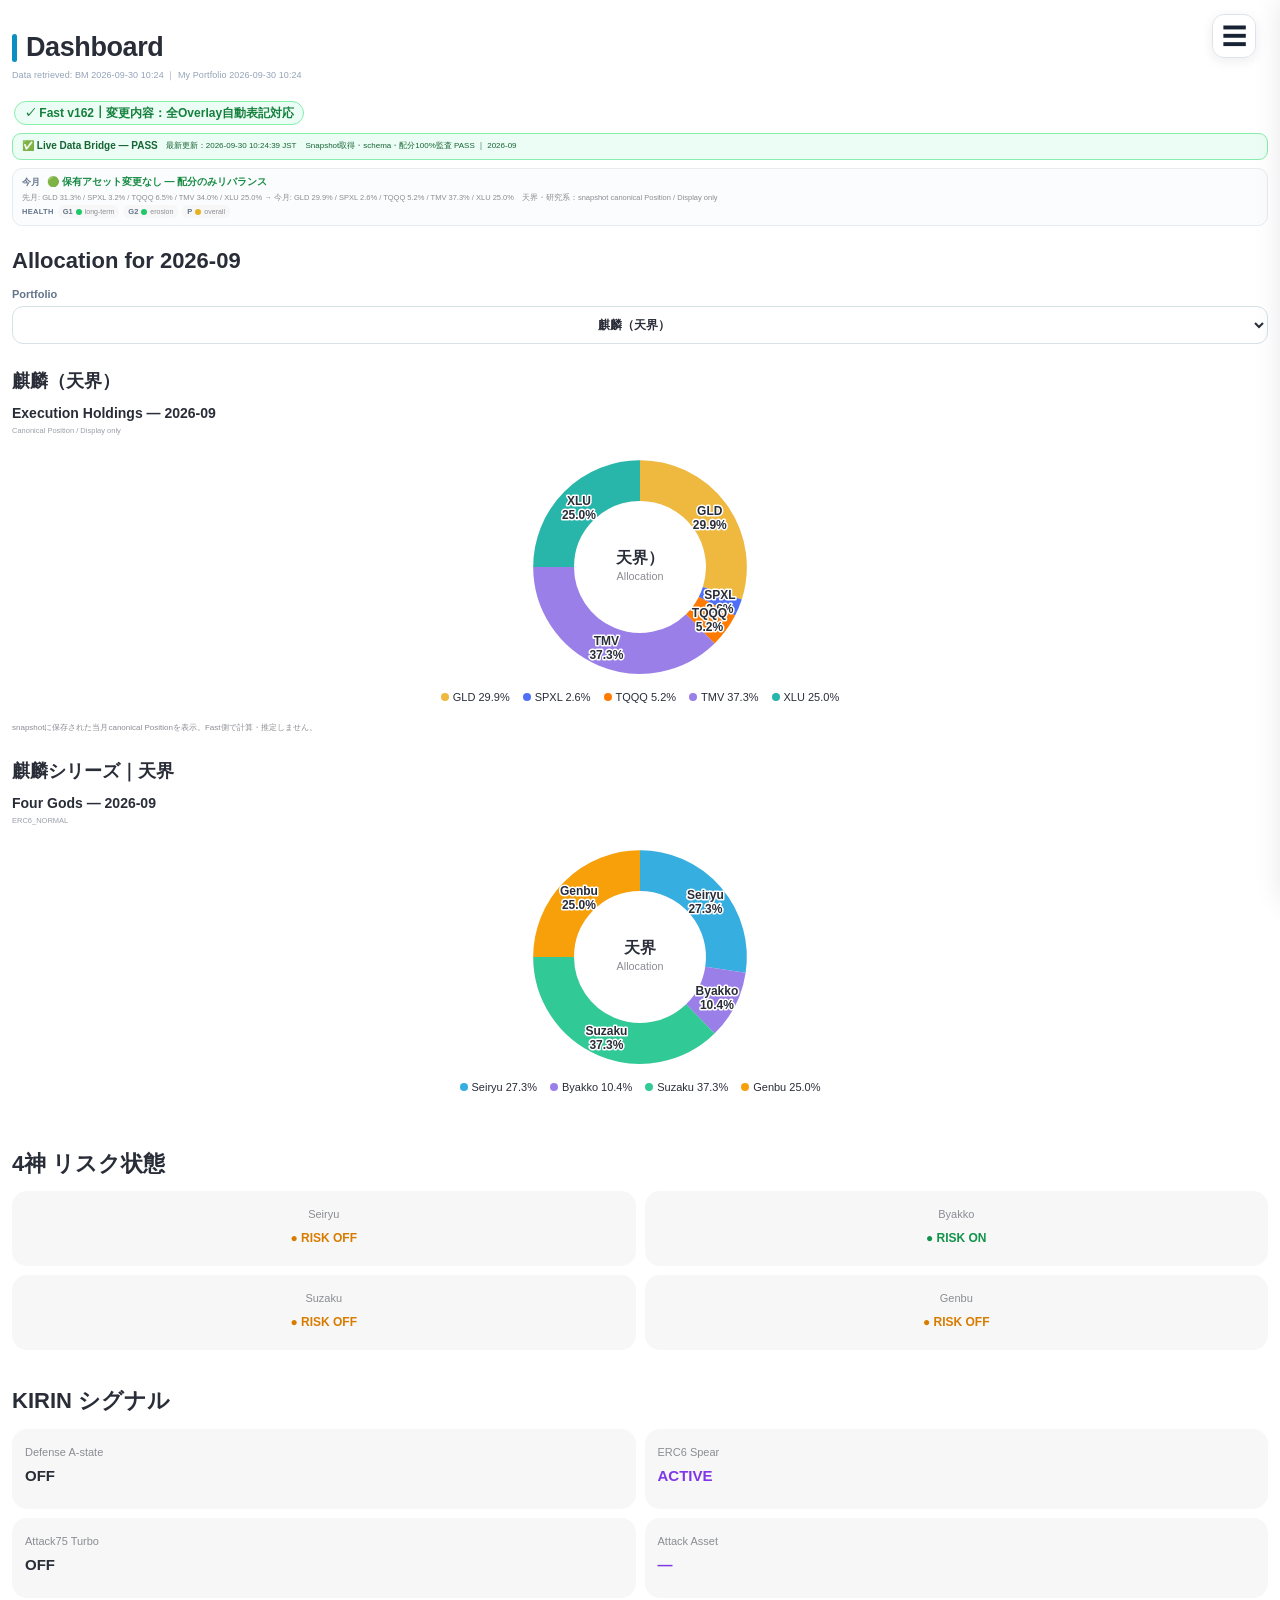
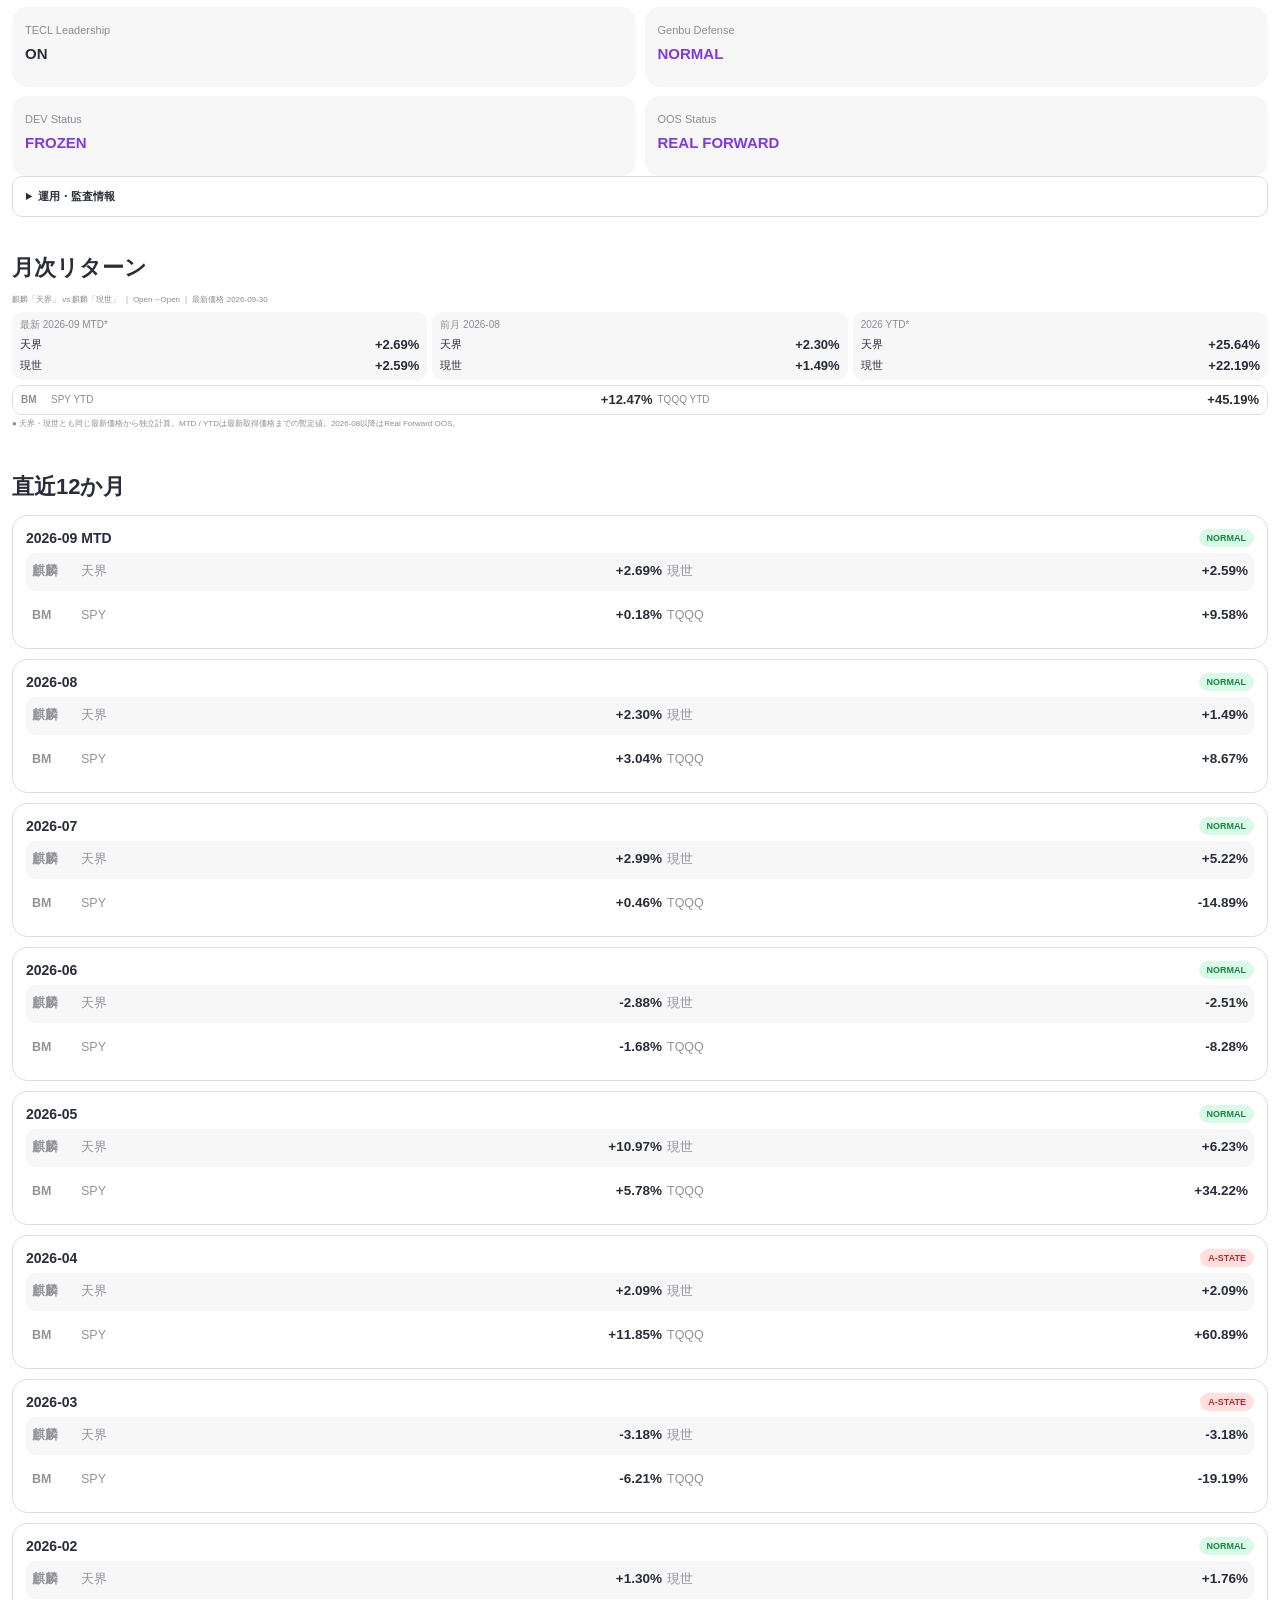
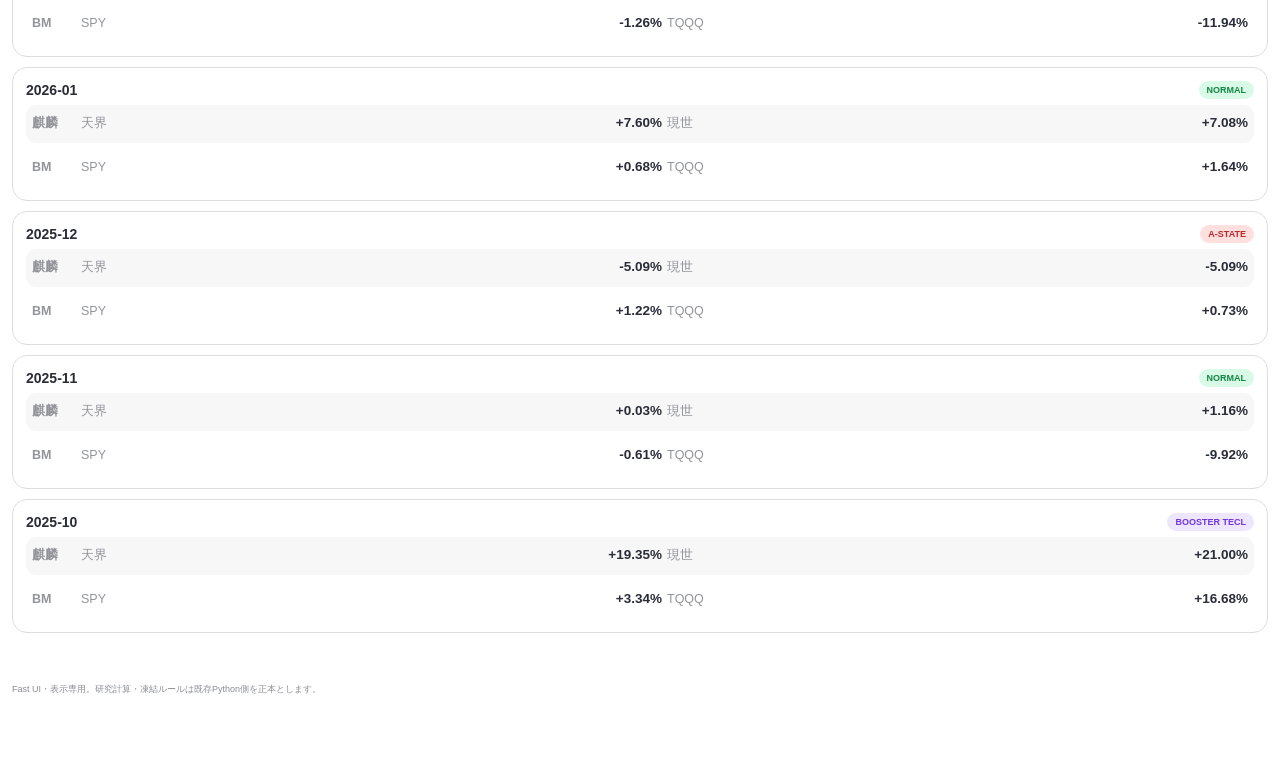
<file: index.html>
<!doctype html>
<html lang="ja">
<head>
<meta charset="utf-8">
<meta name="viewport" content="width=device-width, initial-scale=1, viewport-fit=cover">
<meta http-equiv="Cache-Control" content="no-cache, no-store, must-revalidate">
<meta http-equiv="Pragma" content="no-cache">
<meta http-equiv="Expires" content="0">
<title>麒麟「現世」</title>
<meta name="theme-color" content="#ffffff">
<meta name="apple-mobile-web-app-capable" content="yes">
<meta name="apple-mobile-web-app-status-bar-style" content="default">
<meta name="apple-mobile-web-app-title" content="My4F Fast">
<link rel="manifest" href="manifest.webmanifest?v=20260919-1">
<link rel="apple-touch-icon" href="apple-touch-icon.png?v=20260919-1">
<link rel="stylesheet" href="styles.css?v=20260923-v162">
</head>
<body>
<button id="fastMenuButton" class="fast-menu-button" type="button" aria-label="メニューを開く" aria-expanded="false">☰</button>
<div id="fastMenuBackdrop" class="fast-menu-backdrop" hidden></div>
<aside id="fastMenu" class="fast-menu" aria-hidden="true">
  <div class="fast-menu-head"><strong>My4F Fast</strong><button id="fastMenuClose" type="button" aria-label="閉じる">×</button></div>
  <nav class="fast-menu-nav">
    <button type="button" data-target="top">Dashboard</button>
    <button type="button" data-target="monthlyTrade">Monthly Trade</button>
    <button type="button" data-target="summaryPage">Summary</button>
    <button type="button" data-target="performance">Performance</button>
    <button type="button" data-target="metrics">Metrics</button>
    <button type="button" data-target="monthlyReturns">Monthly Returns</button>
    <button type="button" data-target="rolling">Rolling Returns</button>
    <button type="button" data-target="drawdowns">Drawdowns</button>
    <button type="button" data-target="annual">Annual Returns</button>
    <button type="button" data-target="deterioration">Deterioration Monitor</button>
    <button type="button" data-target="specification">Strategy Specification</button>
  </nav>
  <div class="fast-menu-foot">Fast UI / Python canonical</div>
</aside><div id="top" class="fast-anchor"></div>
<div class="page-scroll"><main>
<header class="dashboard-header"><div class="header-line"><h1>Dashboard</h1></div><p id="dashboardDataTimes" class="dashboard-data-times">Data retrieved: BM — ｜ My Portfolio —</p></header>

<div class="dashboard-only dashboard-top-status"><div id="fastBuildBadge" class="update-proof">✓ Fast v162｜変更内容：全Overlay自動表記対応</div>
<div id="syncPanel" class="sync-panel-compact"><div class="sync-title">⏳ Live Data Bridge — 確認中</div><div class="sync-meta"><span id="syncUpdated">最新更新：—</span><span id="syncDetail">Python正本との連携状態を確認しています</span></div></div></div>

<section class="dash-status"><div class="dash-action-row"><span class="dash-action-label">今月</span><div id="action" class="action"></div></div><div class="dash-status-line"><span id="actionDetail" class="muted"></span><span class="dash-rule">現世：&lt;10%除外 → 再正規化 → 5%刻み</span></div><div class="dash-health"><span class="dash-health-title">Health</span><div id="health" class="health"></div></div></section>

<section><div id="allocation" class="fast-anchor"></div><h2>Allocation for <span id="allocMonth">2026-09</span></h2>
<div class="dash-portfolio-selector"><label for="dashPortfolioSelect">Portfolio</label><select id="dashPortfolioSelect" aria-label="Dashboard portfolio selector"></select></div>
<h3 id="dashPortfolioTitle">麒麟「現世」</h3><h4>Execution Holdings — <span id="execMonth">2026-09</span></h4><p class="muted tight dash-allocation-note">R289 Practical 10% ｜ ERC6_NORMAL</p>
<div id="execDonut" class="donut"></div><div id="execLegend" class="legend"></div>
<p class="muted dash-fineprint">実運用：天界Exactで10%未満のtickerは0% → 残存tickerを再正規化 → 5%刻み・合計100%（R289）。</p>
<h3>麒麟シリーズ｜天界</h3><h4>Four Gods — <span id="godsMonth">2026-09</span></h4><p class="muted tight dash-allocation-note">ERC6_NORMAL</p>
<div id="godsDonut" class="donut"></div><div id="godsLegend" class="legend"></div></section>



<section><h2>4神 リスク状態</h2><div id="risk" class="risk"></div></section>
<section><h2>KIRIN シグナル</h2><div id="signals" class="signals"></div><details><summary>運用・監査情報</summary><p>DEV=FROZEN。2026-08+はREAL FORWARD。Live ExecutionはR289 Practical 10%。</p></details></section>

<section class="dash-returns"><h2>月次リターン</h2><p class="muted dash-fineprint">麒麟「天界」 vs 麒麟「現世」 ｜ Open→Open ｜ 最新価格 <span id="asof"></span></p>
<div id="summary" class="summary"></div><div id="bm" class="bm"></div>
<p class="muted dash-fineprint">● 天界・現世とも同じ最新価格から独立計算。MTD / YTDは最新取得価格までの暫定値。2026-08以降はReal Forward OOS。</p></section>
<section class="dashboard-only"><h2>直近12か月</h2><div id="months" class="months"></div></section>

<section id="performance" class="app-page"><h2>Research Performance</h2><p class="page-asof-note">Research版Performanceと同じFrozen Python系列。Fast側では再計算・最適化しません。 <span data-page-asof></span></p>
<div id="perfChips" class="perf-chips"></div>
<details class="perf-picker perf-picker-fold">
  <summary class="perf-picker-summary">
    <span>Select Portfolios</span>
    <span id="perfSelectedCount" class="perf-selected-count">3 selected</span>
  </summary>
  <div class="perf-picker-body">
    <div class="perf-picker-title">Select Portfolios <span>(max 5 / BM excluded)</span></div>
    <div id="perfGroupTabs" class="perf-group-tabs" aria-label="Portfolio groups"></div>
    <div id="perfGroupPanel" class="perf-group-panel"></div>
  </div>
</details>
<div class="perf-bm-picker" aria-label="Performance benchmark selector"><span class="perf-bm-label">BM</span><button type="button" class="perf-bm-btn active" data-bm="SPY">SPY</button><button type="button" class="perf-bm-btn" data-bm="TQQQ">TQQQ</button></div>
<div class="perf-start-row perf-start-row-outside">
  <label for="perfStartYear">From:</label>
  <select id="perfStartYear" aria-label="Start year"><option value="ALL">ALL</option></select>
</div>
<div class="perf-compare-head"><strong>Comparison</strong><div id="perfPeriods" class="perf-periods"><button type="button" class="perf-period" data-period="1Y">1Y</button><button type="button" class="perf-period" data-period="2Y">2Y</button><button type="button" class="perf-period" data-period="3Y">3Y</button><button type="button" class="perf-period" data-period="5Y">5Y</button><button type="button" class="perf-period" data-period="10Y">10Y</button><button type="button" class="perf-period active" data-period="ALL">ALL</button></div></div><div class="perf-scale-row"><button id="perfLogToggle" class="perf-mode active" type="button">LOG</button><button id="perfLinearToggle" class="perf-mode" type="button">LINEAR</button></div><div class="perf-period-mode"><span>PERIOD MODE:</span><button id="perfCommon" class="perf-mode active" type="button">Common</button><button id="perfFull" class="perf-mode" type="button">Full</button></div><div id="perfChart" class="perf-chart"></div>
<div id="perfMeta" class="muted"></div><div id="perfPeriodReturns" class="perf-period-returns"></div>
<div id="perfCards" class="perf-cards"></div>
<details><summary>全系列の指標</summary><div id="perfTable" class="perf-table-wrap"></div></details></section>

<section id="monthlyTrade" class="monthly-trade-page app-page">
<h2>Monthly Trade</h2>
<p class="page-asof-note">Monthly Rebalance <span data-page-asof></span></p>
<div id="monthlyTradeContent"></div>
</section>
<section id="summaryPage" class="analytics-page fast-anchor app-page"><h2>Summary</h2><p class="sub page-asof-note">選択PortfolioとBenchmarkの共通期間サマリー。Portfolio / BMを切替。 <span data-page-asof></span></p><div id="summaryComparePage"></div></section>
<section class="analytics-shell"><section id="metrics" class="analytics-page fast-anchor app-page"><h2>Metrics</h2><p class="sub page-asof-note">Python正本の全期間指標。 <span data-page-asof></span></p><div id="metricsPage"></div></section>
<section id="monthlyReturns" class="analytics-page fast-anchor app-page"><h2>Monthly Returns</h2><p class="sub page-asof-note">麒麟「現世」とBenchmarkの月次比較。BMはSPY / TQQQを切替。 <span data-page-asof></span></p><div id="monthlyReturnsPage"></div></section>
<section id="rolling" class="analytics-page fast-anchor app-page"><h2>Rolling Returns</h2><p class="sub page-asof-note">1Y累積 / 3Y・5Y年率。Current / Median / P10 / Min / Positive rate。 <span data-page-asof></span></p><div id="rollingPage"></div></section>
<section id="drawdowns" class="analytics-page fast-anchor app-page"><h2>Drawdowns</h2><p class="sub page-asof-note">Python正本で生成した月次Drawdown系列。 <span data-page-asof></span></p><div id="drawdownsPage"></div></section>
<section id="annual" class="analytics-page fast-anchor app-page"><h2>Annual Returns</h2><p class="sub page-asof-note">Python正本の年次複利リターン。 <span data-page-asof></span></p><div id="annualPage"></div></section>
</section>

<section id="deterioration" class="analytics-page fast-anchor app-page deterioration-page">
  <h2>Deterioration Monitor</h2>
  <p class="sub">Strategy Health — 現在の劣化兆候を G1 / G2 / P / p̄ の4軸で監視。Research/Python正本から自動連動。Fast側ではHealthを再計算しません。</p>
  <div id="detPortfolioPicker"></div>
  <div class="det-asof">Research/Python Strategy Health snapshot loading…</div>
  <div class="det-counts" aria-label="Health counts"><span><b>Deteriorating</b> <strong>2</strong></span><span><b>Watch</b> <strong>0</strong></span><span><b>Mixed</b> <strong>1</strong></span><span><b>Good</b> <strong>1</strong></span></div>
  <details class="det-table-card" open>
    <summary><span>Portfolio Table</span><small>click to hide</small></summary>
    <div class="det-table-wrap">
      <table class="det-table">
        <thead><tr><th>Portfolio</th><th>G1</th><th>G2</th><th>P</th><th>p̄</th></tr></thead>
        <tbody>
          <tr data-det-group="health" data-det-name="Bunshin" data-det-status="Mixed" tabindex="0"><td>Bunshin</td><td><i class="det-dot watch" title="YELLOW"></i></td><td><i class="det-dot good" title="GREEN"></i></td><td><i class="det-dot watch" title="MIXED / YELLOW"></i></td><td><i class="det-dot good" title="Strong / GREEN"></i></td></tr>
          <tr data-det-group="health" data-det-name="R181" data-det-status="Deteriorating" tabindex="0"><td>R181</td><td><i class="det-dot good" title="GREEN"></i></td><td><i class="det-dot good" title="GREEN"></i></td><td><i class="det-dot orange" title="DETERIORATING / ORANGE"></i></td><td><i class="det-dot good" title="Strong / GREEN"></i></td></tr>
          <tr data-det-group="health" data-det-name="ERC6" data-det-status="Deteriorating" tabindex="0"><td>ERC6</td><td><i class="det-dot good" title="GREEN"></i></td><td><i class="det-dot good" title="GREEN"></i></td><td><i class="det-dot orange" title="DETERIORATING / ORANGE"></i></td><td><i class="det-dot good" title="Strong / GREEN"></i></td></tr>
          <tr data-det-group="health" data-det-name="R255 Split" data-det-status="Good" tabindex="0"><td>R255 Split</td><td><i class="det-dot good" title="GREEN"></i></td><td><i class="det-dot good" title="GREEN"></i></td><td><i class="det-dot good" title="GOOD / GREEN"></i></td><td><i class="det-dot good" title="Strong / GREEN"></i></td></tr>
        </tbody>
      </table>
    </div>
  </details>
  <div class="det-detail" id="detDetail">
    <div class="det-detail-kicker">SELECT A PORTFOLIO</div>
    <h3>Health Detail</h3>
    <p>Portfolio Tableの行をタップすると、4軸の意味と現在の判定を表示します。</p>
  </div>
  <details class="det-guide" open><summary>Health Axis Guide <small>各カードをタップすると実運用上の解釈を表示</small></summary><div class="det-guide-grid">
    <details class="det-guide-card"><summary><b>G1</b><span>12-point slope of erosion long-mean</span><small>慢性的edge侵食の長期平均が悪化方向へ傾いているか。</small><em>タップして解説</em></summary><div class="det-guide-explain"><strong>実運用：構造劣化の早期警戒</strong><p>長期edgeが最近12ポイントにわたって悪化方向へ傾いているかを見る軸です。🟢は明確な下向き傾向なし、🟡は軽い悪化方向、🟠は明確な悪化方向。G2がまだ緑でもG1が悪化した場合は、慢性劣化が確定する前の予兆として重点監視します。</p></div></details>
    <details class="det-guide-card"><summary><b>G2</b><span>12M p_erosion</span><small>直近12か月のerosion確率による慢性的劣化監視。</small><em>タップして解説</em></summary><div class="det-guide-explain"><strong>実運用：現在の慢性劣化状態</strong><p>過去のedgeと比べ、現在の長期的edgeが実際に侵食された状態へ入っているかを見る軸です。G1が「悪化している方向か」、G2は「すでに悪化した水準か」という違いです。G1とG2が同時に悪化する場合は構造的erosion仮説を優先して再監査します。</p></div></details>
    <details class="det-guide-card"><summary><b>P</b><span>6 / 12 / 24M deterioration</span><small>複数時間窓の直近弱体化を統合したclassification。</small><em>タップして解説</em></summary><div class="det-guide-explain"><strong>実運用：直近の弱体化警報</strong><p>6・12・24か月という複数時間窓で最近のperformance deteriorationを監視します。Pだけが🟠でも長期edgeの破綻とは限りません。G1/G2が緑なら「歴史的構造は保たれているが最近弱い」と解釈し、Productionを即変更せずForward OOSを重点監視します。</p></div></details>
    <details class="det-guide-card"><summary><b>p̄</b><span>Primary 5-split consistency</span><small>期間分割をまたいだabsolute consistency。Strong / GREENは一貫性を維持。</small><em>タップして解説</em></summary><div class="det-guide-explain"><strong>実運用：歴史的一貫性の土台</strong><p>edgeが特定の一期間だけに依存せず、Primary期間を分割しても一貫して存在するかを見る軸です。Strong / 🟢なら、Pの悪化が出ても「歴史的には一貫した戦略の最近の不調」と区別できます。p̄まで弱い場合は、他の劣化警報をより重く受け止めて再監査します。</p></div></details>
  </div></details>
  <div class="det-governance"><b>Governance</b><span>Healthは非ランキング・非選択。現在のstrategy conditionを記述する監視線であり、Production変更シグナルではありません。</span></div>
</section>
<section id="specification" class="app-page operation-spec"><h2>Strategy Specification</h2>
<p class="sub spec-intro">実運用・再現用の簡潔な仕様。Fastは表示専用、計算正本はResearch/Python。</p>

<h3>Four Gods — 4神の召喚法</h3>
<div class="god-accordion">
<details class="god-card"><summary><span class="god-title"><span class="god-name">青龍 / Seiryu</span><span class="god-role role-vanguard">VANGUARD <em>— 先鋒</em></span><span class="god-research-role"><small>RESEARCH ROLE</small> Growth / Firepower</span><span class="god-strategy">Full5P-Balanced</span></span><span class="god-chevron">›</span></summary><div class="god-detail">
<p><b>Signal：</b><code>LQD absolute momentum vs matched historical RF</code>。5つの固定窓 <code>10D / 54D / 6M_EX1 / 12M_EX1 / 24M_RAW</code> を独立判定。</p>
<p class="god-flow">各窓：<code>LQD return ≥ matched RF → Risk-On</code> ／ otherwise <code>Risk-Off</code><br>5判定 → <b>3-of-5 Temporal Majority</b></p>
<p><b>Holding：</b>Majority Risk-On → <code>QQQ 50% + QLD 50%</code>。Majority Risk-Off → <code>GLD 100%</code>。月次判定。窓・vote threshold・QQQ/QLD比率はFrozen。</p>
</div></details>
<details class="god-card"><summary><span class="god-title"><span class="god-name">白虎 / Byakko</span><span class="god-role role-aegis">AEGIS <em>— 守護</em></span><span class="god-research-role"><small>RESEARCH ROLE</small> Long-horizon Calmar / Crisis Convexity</span><span class="god-strategy">FrozenVIX</span></span><span class="god-chevron">›</span></summary><div class="god-detail">
<p><b>3 sleeves：</b><code>Old VIX15D 25%</code> + <code>Old VIX20D 25%</code> + <code>New VIX20D 50%</code>。評価phaseは <code>Quarterly P1 = Jan/Apr/Jul/Oct</code>。</p>
<p class="god-flow"><code>Old15/Old20：^VIX absolute momentum vs matched RF</code><br>Risk-On → <code>SPXL</code> ／ Risk-Off → <code>GLD</code><br><code>New20：^VIX20D gate + TQQQ vs TECL relative momentum</code><br>Risk-On → <code>TQQQ or TECL</code> ／ Risk-Off → <code>GLD</code></p>
<p><b>Aggregation：</b>3 sleevesの実現return/holdingを <code>25/25/50</code> で固定合成。Productionのdefensive destinationは <code>GLD fixed</code>。R138 GLD/XLU126DはChallengerであり、このFrozenVIX定義には混ぜない。</p>
</div></details>
<details class="god-card"><summary><span class="god-title"><span class="god-name">朱雀 / Suzaku</span><span class="god-role role-phoenix">PHOENIX <em>— 逆境反攻</em></span><span class="god-research-role"><small>RESEARCH ROLE</small> Growth + Regime-dependent Tail Rescue</span><span class="god-strategy">TEL-3M/30M</span></span><span class="god-chevron">›</span></summary><div class="god-detail">
<p><b>Assets：</b>Treasury pair <code>TMV / TMF</code>、Equity pair <code>TQQQ / TECL</code>。3M_RAWと30M_RAWを独立に走らせる2層Dual Momentum。</p>
<p class="god-flow">各lookback Lについて：<br><code>TMV_L &gt; TMF_L → TMV</code><br><code>else → TQQQ_L &gt; TECL_L ? TQQQ : TECL</code></p>
<p><b>Aggregation：</b><code>TEL-3M_RAW 50% + TEL-30M_RAW 50%</code>。月末までの確定価格で判定し翌月へ。3Mと30Mで異なるassetが選ばれた場合も50/50でそのまま保持。</p>
</div></details>
<details class="god-card"><summary><span class="god-title"><span class="god-name">玄武 / Genbu</span><span class="god-role role-anchor">ANCHOR <em>— 鎮守</em></span><span class="god-research-role"><small>RESEARCH ROLE</small> Stability / Sharpe / Portfolio Quality</span><span class="god-strategy">MR-Majority-6D/11M/24M</span></span><span class="god-chevron">›</span></summary><div class="god-detail">
<p><b>Signal asset：</b><code>SPXL</code>。固定3窓 <code>6D / 11M_RAW / 24M_RAW</code>。各窓でSPXL trailing returnをmatched historical RFと比較。</p>
<p class="god-flow">各窓：<code>SPXL return ≥ matched RF → Risk-Off vote</code><br>Risk-Off票 <b>2票以上 → XLU</b><br>0〜1票 → <b>TQQQ</b></p>
<p><b>Timing：</b>週次。各週の最初の取引日に、前取引日までの情報だけで評価し、新holdingは次のclose-to-closeから有効。<code>TQQQ = return engine / XLU = tail-risk circuit breaker</code>。vote thresholdは2-of-3でFrozen。</p>
</div></details>
</div>
<p class="spec-gods-note">各familyのFrozen representativeを1本ずつ使用。運用月 <code>t</code> の判定は完了済みの <code>t-1</code> までの情報だけで行い、月次リバランス。各神をタップすると実運用定義を展開。</p>

<h3>KIRIN — 麒麟の召喚法</h3>
<ol class="spec-flow">
<li><b>ERC6</b>：直近6完了月の青龍・白虎・朱雀の月次return covarianceからERC weightを計算。3 Spear合計75%、玄武25%固定。<br><code>青龍=0.75×wS / 白虎=0.75×wB / 朱雀=0.75×wZ / 玄武=0.25</code></li>
<li><b>Defense A-state</b>：Spear = 青龍+白虎+朱雀、Shield = 玄武。prior <code>Spear 1M &lt; 0</code> かつ prior <code>Shield 12M &gt; Spear 12M</code> がFrozen A-state。ONなら <code>玄武 100%</code>、Attack75は停止。OFFならERC6 normal。</li>
<li><b>Attack75 overlay</b>：A-state OFFでのみ評価。<code>A = TLT 3M &gt; 0</code>、日次 <code>^VIX &gt; 30</code> ならBrake。<code>Inflection = XLK 1M − XLK 3M</code> が前月より改善し、AかつBrakeなしならTurbo ON。selectorは prior month-end <code>XLK 6M &gt; QQQ 6M → TECL</code>、otherwise <code>TQQQ</code>。Turbo ON時は選択assetへ75%、残り25%をERC6のnon-Seiryu sleevesへ元比率で比例配分。Turbo OFFはERC6のまま。</li>
<li><b>Exact expansion＝天界</b>：最終family allocationを各Frozen familyの実保有tickerへ展開し、Attack75 exposureを統合。ticker単位で集約・正規化したCanonical Exact KIRIN。</li>
<li><b>Execution overlay＝現世</b>：天界の最終ticker weightで10%未満を非保有 → survivorを再正規化 → 5%刻みにquantize → 合計100%。Frozen R289 Practical 10%。</li>
</ol>

<h3>Overlay / 実運用順序</h3>
<p class="spec-chain"><code>4神 Frozen representatives → t−1 monthly signals → ERC6 → Defense A-state → Attack75 Turbo + TECL/TQQQ selector → Exact ticker expansion（天界） → R289 Practical 10%（現世）</code></p>
<div class="spec-note"><strong>運用上の固定事項</strong><br>Production = Frozen4F EW。KIRINはFrozen Layer-1 challenger。DEV cutoff = 2026-07-31、2026-08以降 = Real Forward OOS。Forward結果をDEVへ戻さない。Fast側で再計算・再最適化しない。</div>

<h3>Master Report</h3>
<a class="spec-master-report" href="Master_Research_Bible_My4F_FourGods_v345_v1_42_2026-09-21.pdf" target="_blank" rel="noopener">
  <strong>Master Research Bible v1.42</strong>
  <span>My4F / Four Gods / KIRIN — 2026-09-21 · 237 pages</span>
  <em>PDFを開く ›</em>
</a>

<h3>Links</h3>
<div class="spec-links">
<a href="https://github.com/minmin0820/frozen-core" target="_blank" rel="noopener"><strong>Research · GitHub</strong><span>github.com/minmin0820/frozen-core</span></a>
<a href="https://frozen-core-cxavntxt62po3ts3zjwtu8.streamlit.app" target="_blank" rel="noopener"><strong>Research · Streamlit</strong><span>frozen-core-cxavntxt62po3ts3zjwtu8.streamlit.app</span></a>
<a href="https://github.com/minmin0820/my4f-fast" target="_blank" rel="noopener"><strong>Fast · GitHub</strong><span>github.com/minmin0820/my4f-fast</span></a>
<a href="https://minmin0820.github.io/my4f-fast/?utm_source=chatgpt.com#specification" target="_blank" rel="noopener"><strong>Fast · Live</strong><span>minmin0820.github.io/my4f-fast/…#specification</span></a>
</div>
</section>
<footer>Fast UI・表示専用。研究計算・凍結ルールは既存Python側を正本とします。</footer>
</main></div>
<script src="app.js?v=20260923-v162"></script>
<script>
(function(){
 const panel=document.getElementById('syncPanel'), updated=document.getElementById('syncUpdated'), detail=document.getElementById('syncDetail');
 const esc=s=>String(s??'').replace(/[&<>"']/g,c=>({'&':'&amp;','<':'&lt;','>':'&gt;','"':'&quot;',"'":'&#39;'}[c]));
 fetch('kirin_snapshot.json?health='+Date.now(),{cache:'no-store'}).then(r=>{if(!r.ok)throw Error('HTTP '+r.status);return r.json()}).then(d=>{
   if(d.schema_version!=='kirin-fast-1.0') throw Error('schema mismatch');
   for(const k of ['execution','gods']){const a=Object.values(d[k]||{}).map(Number);if(!a.length||Math.abs(a.reduce((x,y)=>x+y,0)-100)>1e-6)throw Error(k+' audit failed');}
   const t=d.sync?.generated_at_jst||d.sync?.generated_at||'—';
   panel.style.background='#ecfdf5';panel.style.borderColor='#86efac';panel.style.color='#166534';
   panel.firstElementChild.textContent='✅ Live Data Bridge — PASS';
   updated.textContent='最新更新：'+t; updated.style.color='#166534';
   detail.textContent='Snapshot取得・schema・配分100%監査 PASS ｜ '+(d.month||'—'); detail.style.color='#166534';
 }).catch(e=>{
   panel.style.background='#fef2f2';panel.style.borderColor='#fca5a5';panel.style.color='#991b1b';
   panel.firstElementChild.textContent='❌ Live Data Bridge — ERROR';
   updated.textContent='最新更新：確認できません'; updated.style.color='#991b1b';
   detail.textContent='Snapshot連携エラー：'+e.message; detail.style.color='#991b1b';
 });
})();
</script>

<script>
(function(){
 const root=document.getElementById('deterioration'); if(!root)return;
 const chips=[...root.querySelectorAll('.det-chip')], rows=[...root.querySelectorAll('tbody tr')];
 function apply(key){chips.forEach(b=>b.classList.toggle('active',b.dataset.detFilter===key)); rows.forEach(r=>{r.hidden=key!=='all'&&r.dataset.detGroup!==key;});}
 chips.forEach(b=>b.addEventListener('click',()=>apply(b.dataset.detFilter)));
 root.querySelector('.det-clear')?.addEventListener('click',()=>apply('all'));
})();
</script>
<script>
/* v113: prevent an older service worker from serving stale Fast UI assets. */
if ("serviceWorker" in navigator) {
  window.addEventListener("load", () => {
    navigator.serviceWorker.getRegistrations().then(rs=>rs.forEach(r=>r.unregister())).catch(()=>{});
    if (window.caches) caches.keys().then(keys=>Promise.all(keys.map(k=>caches.delete(k)))).catch(()=>{});
  });
}
</script>
</body></html>
</file>
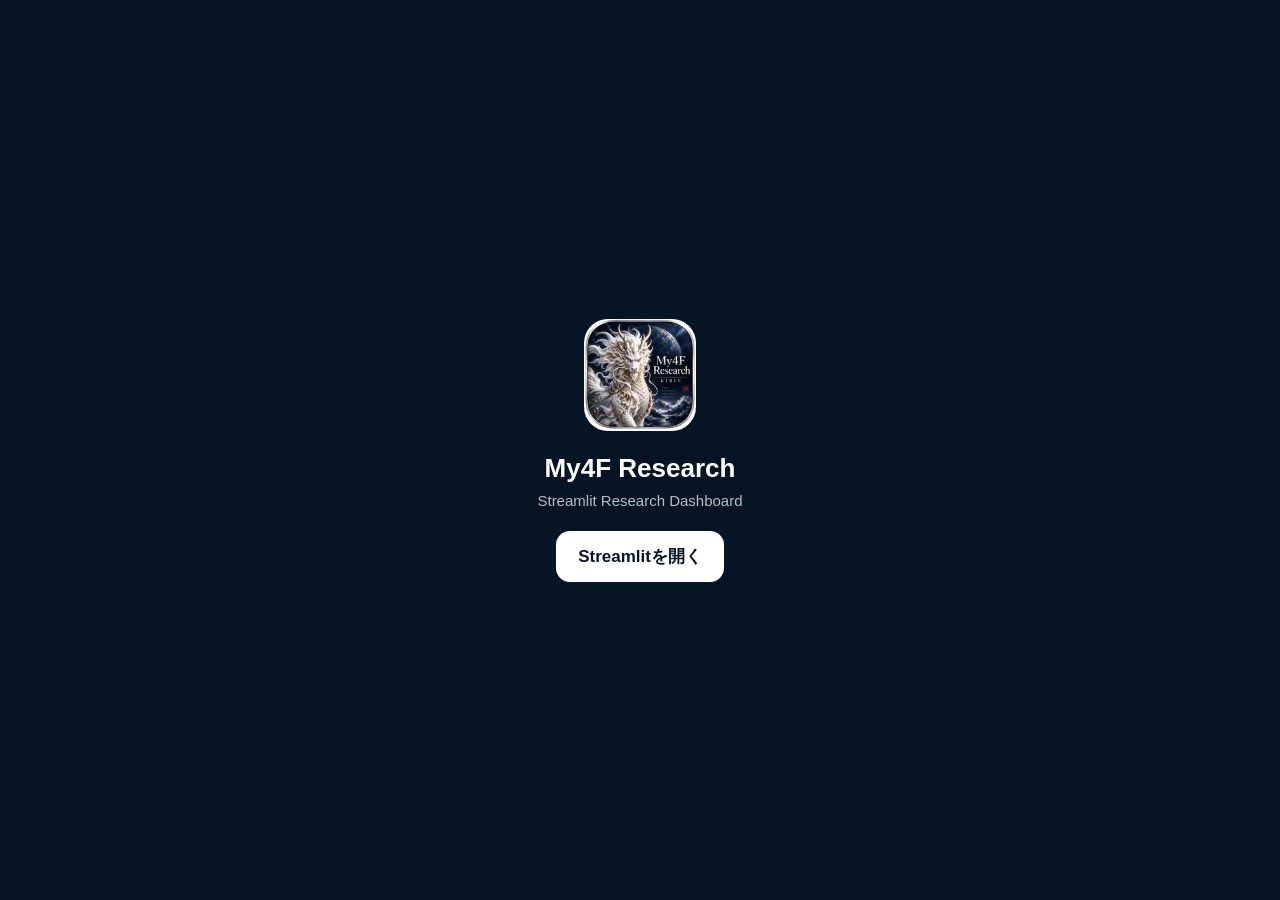
<file: research/index.html>
<!doctype html>
<html lang="ja">
<head>
  <meta charset="utf-8">
  <meta name="viewport" content="width=device-width,initial-scale=1,viewport-fit=cover">
  <title>My4F Research</title>
  <meta name="theme-color" content="#071426">
  <meta name="apple-mobile-web-app-title" content="My4F Research">
  <link rel="apple-touch-icon" href="./apple-touch-icon.png?v=20260919-4">
  <link rel="manifest" href="./manifest.webmanifest?v=20260919-4">
  <style>
    html,body{margin:0;width:100%;min-height:100%;background:#071426;color:#fff;font-family:-apple-system,BlinkMacSystemFont,"Segoe UI",sans-serif}
    main{min-height:100vh;display:grid;place-items:center;text-align:center;padding:24px;box-sizing:border-box}
    img{width:112px;height:112px;border-radius:24px}
    h1{font-size:26px;margin:18px 0 8px}
    p{opacity:.72;margin:0 0 22px;font-size:15px}
    a{display:inline-block;padding:14px 22px;border-radius:14px;background:#fff;color:#071426;text-decoration:none;font-weight:700;font-size:17px}
  </style>
</head>
<body>
<main>
  <div>
    <img src="./apple-touch-icon.png?v=20260919-4" alt="My4F Research">
    <h1>My4F Research</h1>
    <p>Streamlit Research Dashboard</p>
    <a href="https://frozen-core-cxavntxt62po3ts3zjwtu8.streamlit.app/">Streamlitを開く</a>
  </div>
</main>
</body>
</html>
</file>
<file: styles.css>
*{box-sizing:border-box}
html,body{margin:0;background:#fff;color:#292d38;font-family:-apple-system,BlinkMacSystemFont,"Segoe UI","Noto Sans JP",sans-serif;-webkit-text-size-adjust:100%}
body{overflow-x:auto}
.page-scroll{width:100%;overflow-x:auto;-webkit-overflow-scrolling:touch}
main{width:720px;min-width:720px;margin:0 auto;padding:24px 24px 64px}
header{padding:8px 0 20px}
h1{font-size:27px;line-height:1.15;margin:0 0 8px;font-weight:800;letter-spacing:-.4px}
header p,.muted{color:#8b8d93;font-size:12px;line-height:1.55;margin:0 0 13px}
section{margin:22px 0 38px}
h2{font-size:22px;line-height:1.2;margin:0 0 14px;font-weight:800}
h3{font-size:18px;margin:25px 0 12px}
h4{font-size:14px;margin:0 0 5px}.tight{margin-bottom:8px}
.action{background:#e7f8ec;border-radius:12px;padding:14px 16px;color:#168b43;font-size:14px;line-height:1.45}
.health{display:grid;grid-template-columns:repeat(3,1fr);gap:10px}
.health .card,.risk .card,.signals .card{background:#f7f7f7;border-radius:15px;padding:13px 10px;text-align:center}
.card .label{color:#8b8d93;font-size:11px}
.dot{display:block;width:15px;height:15px;border-radius:50%;margin:11px auto}.green{background:#1fc96b}.orange{background:#df8200}
.health small{color:#8b8d93;font-size:10px}
.donut{width:330px;height:330px;margin:12px auto 4px}.donut svg{width:100%;height:100%;overflow:visible}
.donut .slice-label{font-size:10px;font-weight:800;fill:#292d38;paint-order:stroke;stroke:#fff;stroke-width:2.5px;stroke-linejoin:round}
.donut .center-title{font-size:13px;font-weight:800;fill:#292d38}.donut .center-sub{font-size:9px;fill:#8b8d93}
.legend{display:flex;justify-content:center;flex-wrap:wrap;gap:7px 13px;font-size:11px;margin:4px 0 20px}
.legend span:before{content:"";display:inline-block;width:8px;height:8px;border-radius:50%;background:var(--c);margin-right:4px}
.oos{width:100%;border-collapse:separate;border-spacing:0;border:1px solid #ddd;border-radius:10px;overflow:hidden;font-size:11px}
.oos th,.oos td{padding:9px 10px;border-right:1px solid #ddd;border-bottom:1px solid #ddd;text-align:left}.oos th:last-child,.oos td:last-child{border-right:0}.oos tbody tr:last-child td{border-bottom:0}
.risk{display:grid;grid-template-columns:repeat(4,1fr);gap:9px}.risk .card{min-height:75px}.risk b{display:block;font-size:12px;margin-top:9px}.on{color:#12934c}.off{color:#d87c00}
.signals{display:grid;grid-template-columns:repeat(4,1fr);gap:9px}.signals .card{text-align:left;min-height:80px;padding:13px}.signals b{display:block;font-size:15px;margin-top:7px}.purple{color:#8038e6}
.summary{display:grid;grid-template-columns:repeat(3,1fr);gap:9px}.sum{background:#f7f7f7;border-radius:15px;padding:13px;min-height:104px}.sum .title{color:#8b8d93;font-size:10px}.sum p{font-size:12px;margin:9px 0 0}.sum b{font-size:14px}
.bm{border:1px solid #ddd;border-radius:15px;margin-top:10px;padding:13px;display:grid;grid-template-columns:55px 1fr 1fr;align-items:center;color:#8b8d93}.bm span{display:flex;flex-direction:column;gap:4px;font-size:10px}.bm strong{font-size:14px;color:#292d38}
.months{width:100%}.month{border:1px solid #ddd;border-radius:15px;padding:13px;margin:0 0 10px;width:100%}
.monthTop{display:flex;justify-content:space-between;align-items:center;font-size:14px;font-weight:800}
.badge{font-size:9px;padding:4px 8px;border-radius:14px;background:#d9fae7;color:#118843}.badge.a{background:#ffe0df;color:#bd2929}.badge.b{background:#eee5ff;color:#7137db}
.row{display:grid;grid-template-columns:58px 70px 90px 70px 90px;align-items:center;gap:12px;padding:9px 11px;margin-top:8px;font-size:11px}.row.k{background:#f7f7f7;border-radius:11px}.row .lab{color:#92949a;font-weight:700}.row .name{color:#92949a}.row strong{text-align:right;font-size:13px;font-variant-numeric:tabular-nums}
details{border:1px solid #ddd;border-radius:10px;padding:11px 13px;font-size:11px;line-height:1.55}summary{cursor:pointer;font-weight:650}
footer{color:#8b8d93;font-size:9px;margin-top:40px}
@media(max-width:760px){main{margin:0;padding-left:18px;padding-right:18px}.page-scroll{overflow-x:auto} }

.header-line{display:flex;align-items:center;gap:10px;flex-wrap:wrap}
.header-line h1{margin-bottom:0}
.version-badge{display:inline-flex;align-items:center;border:1px solid #d9dce1;background:#f6f7f8;color:#686c75;border-radius:999px;padding:3px 8px;font-size:10px;font-weight:700;line-height:1.2;white-space:nowrap}

/* v3.5: genuinely compact iPhone layout */
@media(max-width:560px){
  main{padding:10px 8px 32px!important}
  header{margin-bottom:10px!important}
  h1{font-size:19px!important;line-height:1.15!important}
  h2{font-size:15px!important;line-height:1.2!important;margin:10px 0 7px!important}
  h3{font-size:13px!important;line-height:1.2!important}
  h4{font-size:11px!important}
  p,span,td,th,button,summary{font-size:10px}
  header p,.muted{font-size:9px!important}
  .version-badge{font-size:8px!important;padding:2px 6px!important}

  section,.action,.card,.month,details{border-radius:10px!important}
  section{padding:10px!important;margin-bottom:9px!important}
  .action{padding:9px!important;margin-bottom:9px!important}
  .card{padding:8px!important}
  .health,.risk,.signals,.summary{gap:6px!important}
  .risk,.signals{grid-template-columns:repeat(2,minmax(0,1fr))!important}

  .donut{width:min(245px,72vw)!important;height:min(245px,72vw)!important}
  .donut-wrap{margin:6px auto!important}
  .legend{font-size:9px!important;gap:4px!important}

  .summary{grid-template-columns:repeat(3,minmax(0,1fr))!important}
  .sum{padding:7px 3px!important}
  .sum .title{font-size:8px!important}
  .sum p{font-size:8px!important}
  .sum b{font-size:10px!important}

  .bm{grid-template-columns:28px minmax(0,1fr) minmax(0,1fr)!important;gap:4px!important;padding:7px!important}
  .bm strong{font-size:10px!important}

  .month{padding:8px!important;margin-bottom:7px!important}
  .month .head{margin-bottom:5px!important}
  .return-scroll .row{min-width:390px!important}
  .row{padding:5px 4px!important}
  .row span,.row strong{font-size:9px!important}

  .oos{min-width:390px!important}
  .oos th,.oos td{padding:5px 6px!important;font-size:9px!important}
}

/* v3.6 — absolute no-horizontal-scroll mode */
*,*::before,*::after{box-sizing:border-box!important;min-width:0}
html,body{width:100%!important;max-width:100%!important;overflow-x:hidden!important}
.page-scroll,main,header,section,div,article,details{
  max-width:100%!important;
}
.page-scroll,main,section,.oos-scroll,.return-scroll,.month{
  overflow-x:hidden!important;
}

/* Previously dense scrollable blocks now compress/wrap instead. */
.oos{width:100%!important;min-width:0!important;table-layout:fixed!important}
.oos th,.oos td{
  min-width:0!important;
  white-space:normal!important;
  overflow-wrap:anywhere!important;
  word-break:break-word!important;
}
.return-scroll{width:100%!important}
.return-scroll .row,.month .row{
  width:100%!important;
  min-width:0!important;
}
.row{
  grid-template-columns:minmax(24px,.55fr) minmax(34px,.8fr) minmax(42px,.8fr) minmax(34px,.8fr) minmax(42px,.8fr)!important;
  gap:3px!important;
}
.row span,.row strong{
  min-width:0!important;
  white-space:normal!important;
  overflow-wrap:anywhere!important;
}
img,svg,canvas{max-width:100%!important;height:auto}
.donut{max-width:78vw!important;max-height:78vw!important}

/* v3.7 — iPhone hard-fit patch based on actual Safari screenshot.
   No element may establish an intrinsic width wider than the viewport. */
html,body{
  margin:0!important;
  width:100%!important;
  max-width:100vw!important;
  overflow-x:hidden!important;
}
body{position:relative!important}
.page-scroll,main{
  width:100%!important;
  max-width:100%!important;
  min-width:0!important;
  overflow-x:hidden!important;
}
main{padding-left:12px!important;padding-right:12px!important}

/* Critical: all grids must use shrinkable tracks. */
.health,.risk,.signals,.summary,.bm{
  width:100%!important;
  max-width:100%!important;
  min-width:0!important;
}
.health{grid-template-columns:repeat(3,minmax(0,1fr))!important}
.risk,.signals{grid-template-columns:repeat(2,minmax(0,1fr))!important}
.summary{grid-template-columns:repeat(3,minmax(0,1fr))!important}
.health>*,
.risk>*,
.signals>*,
.summary>*,
.bm>*{min-width:0!important;max-width:100%!important}

/* Long action/rule strings wrap instead of forcing page width. */
.action,.action *,.rule,.rule *,header,header *{
  max-width:100%!important;
  min-width:0!important;
  white-space:normal!important;
  overflow-wrap:anywhere!important;
  word-break:break-word!important;
}

/* Allocation cards and donuts cannot escape viewport. */
.allocation,.allocation-card,.chart-card,.donut-wrap{
  width:100%!important;
  max-width:100%!important;
  min-width:0!important;
  overflow:hidden!important;
}
.donut-wrap{
  display:flex!important;
  justify-content:center!important;
  align-items:center!important;
}
.donut{
  width:min(240px,70vw)!important;
  height:min(240px,70vw)!important;
  max-width:240px!important;
  max-height:240px!important;
  flex:0 0 auto!important;
  margin-left:auto!important;
  margin-right:auto!important;
}

/* Zero horizontal scrolling, including dense sections. */
.oos-scroll,.return-scroll,.month{
  width:100%!important;
  max-width:100%!important;
  overflow-x:hidden!important;
}
.oos{width:100%!important;min-width:0!important;table-layout:fixed!important}
.oos th,.oos td{
  white-space:normal!important;
  overflow-wrap:anywhere!important;
  padding:4px 3px!important;
  font-size:8px!important;
}
.return-scroll .row,.month .row{
  width:100%!important;
  min-width:0!important;
  max-width:100%!important;
  grid-template-columns:22px minmax(0,1fr) minmax(38px,.9fr) minmax(0,1fr) minmax(38px,.9fr)!important;
}
.row span,.row strong{font-size:8px!important}

@media(max-width:430px){
  main{padding:10px 10px 30px!important}
  h1{font-size:18px!important}
  h2{font-size:15px!important}
  .action strong{font-size:13px!important}
  .health{gap:5px!important}
  .health .card{padding:7px 3px!important}
  .health .card *{font-size:9px!important}
  .donut{width:220px!important;height:220px!important}
}

/* v3.8 — typography rebalance after iPhone hard-fit.
   Keep v3.7 width constraints; only improve readability. */
@media(max-width:430px){
  body{font-size:12px!important;line-height:1.45!important}

  h1{font-size:20px!important;line-height:1.2!important}
  h2{font-size:17px!important;line-height:1.25!important}
  h3{font-size:14px!important;line-height:1.3!important}
  h4{font-size:12px!important}

  header p,.muted{font-size:10px!important;line-height:1.4!important}
  .version-badge{font-size:9px!important}

  .action strong{font-size:14px!important;line-height:1.4!important}
  .action p,.rule,.rule *{font-size:10px!important;line-height:1.5!important}

  .health .card *{font-size:10px!important}
  .health .card strong{font-size:12px!important}
  .risk .card,.signals .card{font-size:10px!important}
  .risk .card strong,.signals .card strong{font-size:11px!important}

  .sum .title{font-size:9px!important}
  .sum p{font-size:9px!important}
  .sum b{font-size:11px!important}
  .bm strong{font-size:11px!important}

  .row span,.row strong{font-size:9px!important}
  .oos th,.oos td{font-size:9px!important;line-height:1.3!important}

  details,summary{font-size:10px!important}
}

/* v3.9 — larger iPhone typography, while preserving v3.7 hard-fit widths */
@media(max-width:430px){
  body{font-size:14px!important;line-height:1.48!important}

  h1{font-size:23px!important;line-height:1.18!important}
  h2{font-size:19px!important;line-height:1.25!important}
  h3{font-size:16px!important;line-height:1.3!important}
  h4{font-size:13px!important}

  header p,.muted{font-size:12px!important}
  .version-badge{font-size:10px!important}

  .action strong{font-size:16px!important;line-height:1.4!important}
  .action p,.rule,.rule *{font-size:12px!important;line-height:1.5!important}

  .health .card *{font-size:12px!important}
  .health .card strong{font-size:14px!important}
  .risk .card,.signals .card{font-size:12px!important}
  .risk .card strong,.signals .card strong{font-size:13px!important}

  .sum .title{font-size:11px!important}
  .sum p{font-size:11px!important}
  .sum b{font-size:13px!important}
  .bm strong{font-size:13px!important}

  .row span,.row strong{font-size:11px!important}
  .oos th,.oos td{font-size:10px!important;line-height:1.35!important}
  details,summary{font-size:12px!important}
}

/* v4.0 — compact vertical rhythm from actual iPhone full-page screenshot.
   Preserve v3.7+ hard-fit/no-horizontal-scroll behavior. */
@media(max-width:430px){
  main{padding:8px 10px 22px!important}

  header{margin:0 0 18px!important;padding:0!important}
  header p{margin:2px 0 0!important}

  section{padding:8px!important;margin:0 0 14px!important}
  h2{margin:0 0 7px!important}
  h3{margin:6px 0 5px!important}
  h4{margin:5px 0 4px!important}
  p{margin-top:4px;margin-bottom:4px}

  /* Action: remove large empty vertical gap */
  .action{padding:8px!important;margin:0 0 14px!important}
  .action + p,.rule{margin:5px 0!important}

  /* Health / risk / signals: shorter cards */
  .health,.risk,.signals,.summary{gap:5px!important}
  .health .card,.risk .card,.signals .card{
    padding:6px 5px!important;
    min-height:0!important;
    height:auto!important;
  }
  .health .card{aspect-ratio:auto!important}
  .health .card p,.risk .card p,.signals .card p{margin:2px 0!important}

  /* Allocation: major wasted-space reduction around donuts */
  .allocation,.allocation-card,.chart-card{
    padding-top:4px!important;
    padding-bottom:6px!important;
    margin-top:0!important;
    margin-bottom:10px!important;
    min-height:0!important;
    height:auto!important;
  }
  .donut-wrap{
    margin:2px auto 4px!important;
    padding:0!important;
    min-height:0!important;
    height:auto!important;
  }
  .donut{
    width:190px!important;
    height:190px!important;
    max-width:58vw!important;
    max-height:58vw!important;
    margin:2px auto!important;
  }
  .legend{margin:3px 0!important;padding:0!important;gap:3px!important}
  .legend p,.legend span{margin:0!important}

  /* Forward monitor and compact metric grids */
  .oos-scroll{margin:3px 0 0!important}
  .oos th,.oos td{padding:4px 3px!important}
  .risk,.signals{margin-top:4px!important;margin-bottom:12px!important}

  /* Monthly return summary */
  .summary{margin-top:4px!important}
  .sum{padding:6px 3px!important}
  .sum p{margin:1px 0!important}
  .bm{padding:6px!important;margin-top:5px!important}

  /* Recent 12 months: much tighter cards without dropping data */
  .months{margin-top:5px!important}
  .month{padding:6px!important;margin-bottom:5px!important}
  .month .head{margin-bottom:3px!important}
  .return-scroll .row,.month .row{padding:3px 2px!important}
  .month p{margin:1px 0!important}

  details{margin-top:6px!important;padding:7px!important}
  summary{padding:0!important}
}

/* v4.1 — use iPhone width aggressively + larger readable type.
   Still absolutely no horizontal page scrolling. */
@media(max-width:430px){
  main{
    padding-left:4px!important;
    padding-right:4px!important;
    padding-top:8px!important;
    width:100%!important;
    max-width:100%!important;
  }

  body{font-size:16px!important;line-height:1.48!important}
  h1{font-size:26px!important}
  h2{font-size:21px!important}
  h3{font-size:18px!important}
  h4{font-size:15px!important}

  header p,.muted{font-size:13px!important}
  .version-badge{font-size:11px!important}

  section{padding-left:6px!important;padding-right:6px!important}
  .action{padding:8px 7px!important}
  .action strong{font-size:17px!important}
  .action p,.rule,.rule *{font-size:13px!important}

  .health .card *{font-size:13px!important}
  .health .card strong{font-size:15px!important}
  .risk .card,.signals .card{font-size:13px!important}
  .risk .card strong,.signals .card strong{font-size:14px!important}

  .sum .title{font-size:12px!important}
  .sum p{font-size:12px!important}
  .sum b{font-size:14px!important}
  .bm strong{font-size:14px!important}

  /* Wider charts by reclaiming side margins, but never exceed viewport. */
  .donut{
    width:230px!important;
    height:230px!important;
    max-width:64vw!important;
    max-height:64vw!important;
  }

  .row span,.row strong{font-size:12px!important}
  .oos th,.oos td{font-size:11px!important;line-height:1.3!important}
  details,summary{font-size:13px!important}

  /* Use almost the full viewport for cards/tables. */
  .health,.risk,.signals,.summary,.bm,.month,.oos-scroll,
  .allocation,.allocation-card,.chart-card{
    width:100%!important;
    max-width:100%!important;
    margin-left:0!important;
    margin-right:0!important;
  }
}


/* Fast v4.4 — Research Performance (display-only) */
.perf-chips{display:flex;flex-wrap:wrap;gap:6px;margin:7px 0 9px}
.perf-chip{appearance:none;border:1px solid #d7dbe0;background:#fff;border-radius:999px;padding:6px 9px;font-size:10px;font-weight:750;color:#555b66;cursor:pointer}
.perf-chip.active{background:#292d38;color:#fff;border-color:#292d38}
.perf-chart{width:100%;border:1px solid #e2e4e8;border-radius:13px;padding:7px;margin:4px 0 7px;overflow:hidden}
.perf-chart svg{display:block;width:100%;height:auto}
.perf-cards{display:grid;grid-template-columns:repeat(2,minmax(0,1fr));gap:7px;margin:8px 0}
.perf-card{background:#f7f7f8;border-radius:12px;padding:9px;min-width:0}
.perf-card .perf-name{font-size:11px;font-weight:850;line-height:1.25;margin-bottom:6px;overflow-wrap:anywhere}
.perf-metrics{display:grid;grid-template-columns:repeat(3,minmax(0,1fr));gap:5px}
.perf-metric span{display:block;color:#8b8d93;font-size:8px}.perf-metric b{font-size:11px;font-variant-numeric:tabular-nums}
.perf-table{width:100%;border-collapse:collapse;table-layout:fixed;font-size:9px}.perf-table th,.perf-table td{border-bottom:1px solid #e5e7eb;padding:5px 3px;text-align:right;overflow-wrap:anywhere}.perf-table th:first-child,.perf-table td:first-child{text-align:left;width:29%}
@media(max-width:430px){.perf-chip{font-size:11px;padding:6px 8px}.perf-chart{padding:4px}.perf-cards{gap:5px}.perf-card{padding:7px}.perf-card .perf-name{font-size:12px}.perf-metric span{font-size:9px}.perf-metric b{font-size:12px}.perf-table th,.perf-table td{font-size:9px;padding:4px 2px}}

/* Fast v4.5 — Research Performance chart controls */
.perf-controls{display:flex;align-items:center;justify-content:space-between;gap:7px;margin:5px 0 8px;min-width:0}
.perf-periods{display:flex;gap:4px;min-width:0;flex:1}
.perf-period,.perf-log-toggle{appearance:none;border:1px solid #d7dbe0;background:#fff;color:#555b66;border-radius:999px;font-weight:800;cursor:pointer;white-space:nowrap}
.perf-period{padding:5px 9px;font-size:10px;flex:0 1 auto}
.perf-period.active,.perf-log-toggle.active{background:#292d38;color:#fff;border-color:#292d38}
.perf-log-toggle{padding:5px 9px;font-size:10px;flex:0 0 auto}
@media(max-width:430px){.perf-controls{gap:5px}.perf-periods{gap:3px}.perf-period{padding:5px 7px;font-size:10px}.perf-log-toggle{padding:5px 7px;font-size:10px}}

/* v4.5 Compare Chart UX */
.perf-compare-head{display:flex;align-items:center;gap:8px;margin:10px 0 6px;min-width:0}.perf-compare-head>strong{font-size:15px;flex:0 0 auto}.perf-periods{display:flex;justify-content:flex-end;gap:2px;flex:1;min-width:0}.perf-period{border:0!important;background:transparent!important;padding:5px 7px!important;color:#64748b!important}.perf-period.active{background:#f8fafc!important;color:#0879ad!important;border:1px solid #dce3ea!important;border-radius:10px!important}.perf-scale-row{display:flex;gap:7px;align-items:center;margin:4px 0 8px}.perf-period-mode{display:flex;align-items:center;gap:7px;margin:3px 0 7px;color:#64748b;font-size:10px;font-weight:750;letter-spacing:.04em}.perf-mode{appearance:none;border:0;background:transparent;color:#64748b;border-radius:10px;padding:6px 9px;font-weight:800;font-size:10px}.perf-mode.active{background:#f8fafc;color:#0b78a8;border:1px solid #dce3ea}.perf-chart{position:relative;touch-action:pan-y}.perf-tooltip{position:absolute;z-index:5;min-width:145px;max-width:78%;padding:9px 10px;border:1px solid #d8e0e8;border-radius:11px;background:rgba(255,255,255,.96);box-shadow:0 6px 18px rgba(15,23,42,.12);font-size:10px;pointer-events:none}.perf-tooltip>div:not(.perf-tip-date){display:grid;grid-template-columns:10px 1fr auto;gap:5px;align-items:center;margin-top:5px}.perf-tooltip strong{color:#087f62;font-variant-numeric:tabular-nums}.perf-tip-date{font-size:11px;color:#64748b;margin-bottom:2px}.perf-dot{display:inline-block;width:8px;height:8px;border-radius:50%;background:var(--dot)}.perf-period-returns{display:flex;flex-wrap:wrap;gap:7px 13px;margin:7px 2px 10px}.perf-return-item{display:grid;grid-template-columns:9px auto auto;gap:5px;align-items:center;font-size:10px;min-width:0}.perf-return-item b{overflow-wrap:anywhere}.perf-return-item strong{color:#087f62;font-variant-numeric:tabular-nums}@media(max-width:430px){.perf-compare-head>strong{font-size:14px}.perf-period{font-size:10px!important;padding:5px 6px!important}.perf-mode{font-size:10px;padding:5px 8px}.perf-period-mode{font-size:9px}.perf-tooltip{font-size:10px}.perf-return-item{font-size:10px}}


/* v4.6 Local horizontal scrolling policy
   Page itself stays fixed-width; selected dense components may scroll locally. */
html,body{overflow-x:hidden!important;max-width:100%!important}

/* Reusable local horizontal scroller */
.local-x-scroll{
  display:block;
  width:100%;
  max-width:100%;
  overflow-x:auto!important;
  overflow-y:hidden;
  -webkit-overflow-scrolling:touch;
  overscroll-behavior-x:contain;
  touch-action:pan-x pan-y;
  scrollbar-width:thin;
}

/* Performance all-series table: local scroll only */
#perfTable{
  display:block!important;
  width:100%!important;
  max-width:100%!important;
  overflow-x:auto!important;
  overflow-y:hidden!important;
  -webkit-overflow-scrolling:touch;
  overscroll-behavior-x:contain;
  touch-action:pan-x pan-y;
}
#perfTable .perf-table{
  width:max-content!important;
  min-width:620px!important;
  table-layout:auto!important;
}
#perfTable .perf-table th,
#perfTable .perf-table td{
  white-space:nowrap!important;
  min-width:88px;
}
#perfTable .perf-table th:first-child,
#perfTable .perf-table td:first-child{
  position:sticky;
  left:0;
  z-index:2;
  min-width:142px;
  background:#fff;
  box-shadow:1px 0 0 #e5e7eb;
}
#perfTable .perf-table thead th:first-child{z-index:3}

/* Dense horizontal controls may scroll instead of shrinking/crushing labels. */
.perf-periods{
  overflow-x:auto!important;
  overflow-y:hidden;
  -webkit-overflow-scrolling:touch;
  overscroll-behavior-x:contain;
  justify-content:flex-start!important;
  scrollbar-width:none;
}
.perf-periods::-webkit-scrollbar{display:none}
.perf-period{flex:0 0 auto!important;white-space:nowrap!important}

/* Generic opt-in hooks for future Fast components. */
.scroll-tabs,.scroll-chips,.scroll-table{
  max-width:100%;
  overflow-x:auto!important;
  overflow-y:hidden;
  -webkit-overflow-scrolling:touch;
  overscroll-behavior-x:contain;
  scrollbar-width:none;
}
.scroll-tabs::-webkit-scrollbar,.scroll-chips::-webkit-scrollbar{display:none}
.scroll-tabs>*,
.scroll-chips>*{flex:0 0 auto}

/* Keep charts/cards/body from causing page-level horizontal overflow. */
.perf-chart,.perf-cards,.card,main,section{max-width:100%}

/* v4.7 local-x-scroll fix */
.health .dot{display:block!important;width:18px!important;height:18px!important;min-width:18px!important;min-height:18px!important;border-radius:50%!important;margin:11px auto!important}
.health .dot.green{background:#1fc96b!important}.health .dot.yellow{background:#e4b321!important}.health .dot.orange{background:#df8200!important}

#perfTable{
  position:relative!important;
  width:100%!important;
  max-width:100%!important;
  overflow-x:scroll!important;
  overflow-y:hidden!important;
  -webkit-overflow-scrolling:touch!important;
  touch-action:pan-x!important;
  overscroll-behavior-x:contain!important;
}
#perfTable .perf-table{
  width:760px!important;
  min-width:760px!important;
  max-width:none!important;
  table-layout:auto!important;
}
#perfTable .perf-table th,#perfTable .perf-table td{
  min-width:110px!important;
  white-space:nowrap!important;
}
#perfTable .perf-table th:first-child,#perfTable .perf-table td:first-child{
  min-width:165px!important;width:165px!important;position:sticky!important;left:0!important;background:#fff!important;z-index:4!important;
}
details:has(#perfTable){overflow:visible!important}
#perfTable::after{
  content:"← 左右にスワイプ →";
  position:sticky;left:8px;display:block;width:max-content;
  margin:5px 0 1px;padding:2px 7px;border-radius:999px;
  background:#f1f3f5;color:#7b818b;font-size:9px;font-weight:700;
}

/* v4.8 Local horizontal scrolling — useful dense components only.
   Never enable page-level horizontal scrolling. */
html,body{overflow-x:hidden!important}

/* Strategy selector chips: keep readable labels, swipe locally when needed. */
#perfChips{
  display:flex!important;
  flex-wrap:nowrap!important;
  gap:6px!important;
  width:100%!important;
  max-width:100%!important;
  overflow-x:auto!important;
  overflow-y:hidden!important;
  -webkit-overflow-scrolling:touch!important;
  overscroll-behavior-x:contain!important;
  touch-action:pan-x!important;
  scrollbar-width:none;
}
#perfChips::-webkit-scrollbar{display:none}
#perfChips .perf-chip{flex:0 0 auto!important;white-space:nowrap!important}

/* Comparison period row: swipe locally on narrow screens. */
.perf-compare-head{min-width:0!important}
.perf-periods{
  flex-wrap:nowrap!important;
  overflow-x:auto!important;
  overflow-y:hidden!important;
  -webkit-overflow-scrolling:touch!important;
  touch-action:pan-x!important;
  scrollbar-width:none;
}
.perf-periods::-webkit-scrollbar{display:none}
.perf-period{flex:0 0 auto!important}

/* Period-return legend can stay one readable row and swipe. */
#perfPeriodReturns{
  display:flex!important;
  flex-wrap:nowrap!important;
  width:100%!important;
  max-width:100%!important;
  overflow-x:auto!important;
  overflow-y:hidden!important;
  -webkit-overflow-scrolling:touch!important;
  overscroll-behavior-x:contain!important;
  touch-action:pan-x!important;
  scrollbar-width:none;
}
#perfPeriodReturns::-webkit-scrollbar{display:none}
#perfPeriodReturns .perf-return-item{flex:0 0 auto!important;white-space:nowrap!important}

/* Any future dense tab/chip/table row can opt in without affecting the page. */
.local-x-scroll,.scroll-tabs,.scroll-chips,.scroll-table{
  max-width:100%!important;
  overflow-x:auto!important;
  overflow-y:hidden!important;
  -webkit-overflow-scrolling:touch!important;
  overscroll-behavior-x:contain!important;
  touch-action:pan-x!important;
}
.scroll-tabs,.scroll-chips{display:flex!important;flex-wrap:nowrap!important}
.scroll-tabs>*,.scroll-chips>*{flex:0 0 auto!important;white-space:nowrap!important}

/* Do NOT scroll cards, prose, allocation donuts, health cards, or chart itself. */
.health,.alloc-grid,.perf-cards,.summary-grid,.month,.card,.perf-chart{
  max-width:100%!important;
}

/* v4.9 grouped portfolio picker + start year */
#perfChips{display:none!important}
.perf-picker{margin:8px 0 10px}
.perf-picker-title{font-size:15px;font-weight:850;margin-bottom:7px}
.perf-picker-title span{font-size:10px;color:#7b8798;font-weight:700}
.perf-group-tabs{display:flex;gap:6px;overflow-x:auto;overflow-y:hidden;-webkit-overflow-scrolling:touch;touch-action:pan-x;scrollbar-width:none;padding-bottom:5px}
.perf-group-tabs::-webkit-scrollbar{display:none}
.perf-group-tab{flex:0 0 auto;border:1px solid #dce3ea;background:#fff;color:#68778c;border-radius:999px;padding:6px 10px;font-size:10px;white-space:nowrap}
.perf-group-tab.active{background:#0b7dad;color:#fff;border-color:#0b7dad}
.perf-group-panel{display:grid;grid-template-columns:repeat(2,minmax(0,1fr));gap:7px;margin:3px 0 9px}
.perf-group-item{min-width:0;min-height:42px;border:1px solid #dce3ea;border-radius:10px;background:#fff;color:#66758a;font-size:11px;font-weight:750;padding:7px 5px;overflow-wrap:anywhere}
.perf-group-item.active{background:#eef8fc;border-color:#0b7dad;color:#0879ad;box-shadow:inset 0 0 0 1px #0b7dad}
.perf-start-row{display:flex;align-items:center;gap:7px;margin:7px 0 4px;color:#66758a;font-size:11px;font-weight:750}
#perfStartYear{appearance:auto;min-width:96px;border:2px solid #0b7dad;border-radius:9px;background:#fff;color:#182235;padding:6px 26px 6px 9px;font-size:12px}
@media(max-width:380px){.perf-group-panel{grid-template-columns:1fr 1fr}.perf-group-item{font-size:10px}}

/* v5.0 slide-over navigation */
.fast-anchor{scroll-margin-top:18px}
.fast-menu-button{
 position:fixed;right:14px;top:max(14px,env(safe-area-inset-top));z-index:80;
 width:44px;height:44px;border:1px solid #dce3ea;border-radius:12px;background:rgba(255,255,255,.94);
 color:#182235;font-size:25px;line-height:1;box-shadow:0 3px 12px rgba(15,23,42,.08);
 backdrop-filter:blur(10px);-webkit-backdrop-filter:blur(10px)
}
.fast-menu-backdrop{position:fixed;inset:0;z-index:88;background:rgba(15,23,42,.22);opacity:0;transition:opacity .18s ease}
.fast-menu-backdrop.show{opacity:1}
.fast-menu{
 position:fixed;z-index:90;top:0;right:0;height:100dvh;width:min(82vw,360px);
 background:rgba(255,255,255,.98);border-left:1px solid #e2e8f0;
 box-shadow:-12px 0 30px rgba(15,23,42,.14);
 transform:translateX(105%);transition:transform .22s ease;
 padding:max(18px,env(safe-area-inset-top)) 14px max(18px,env(safe-area-inset-bottom));
 display:flex;flex-direction:column;overflow-y:auto;-webkit-overflow-scrolling:touch
}
.fast-menu.open{transform:translateX(0)}
.fast-menu-head{display:flex;align-items:center;justify-content:space-between;padding:4px 4px 14px;border-bottom:1px solid #e7ebf0}
.fast-menu-head strong{font-size:20px}.fast-menu-head button{border:0;background:transparent;font-size:30px;color:#64748b;padding:0 6px}
.fast-menu-nav{display:flex;flex-direction:column;padding:10px 0}
.fast-menu-nav button{
 display:flex;align-items:center;width:100%;border:0;background:transparent;text-align:left;
 padding:14px 10px;border-radius:10px;color:#182235;font-size:16px;font-weight:720
}
.fast-menu-nav button:active{background:#f1f5f9}
.fast-menu-nav button::before{content:"";width:7px;height:7px;border-radius:50%;background:#91a0b3;margin-right:12px;flex:0 0 auto}
.fast-menu-nav button[data-target="performance"]::before{background:#0b7dad}
.fast-menu-foot{margin-top:auto;border-top:1px solid #e7ebf0;padding:14px 10px 2px;color:#8a94a3;font-size:10px}
body.menu-open{overflow:hidden!important}
@media(min-width:700px){.fast-menu-button{right:24px}.fast-menu{width:360px}}

.analytics-page{margin:34px 0 42px}.analytics-page h2{margin:0 0 7px;font-size:28px}.analytics-page .sub{color:#8b9098;margin:0 0 12px}
.analytics-chips{display:flex;gap:6px;overflow-x:auto;-webkit-overflow-scrolling:touch;scrollbar-width:none;padding:2px 0 9px}.analytics-chips::-webkit-scrollbar{display:none}
.analytics-chips button{flex:0 0 auto;white-space:nowrap;border:1px solid #d9dde2;background:#fff;border-radius:999px;padding:7px 11px;font-weight:750;color:#59616c}.analytics-chips button.active{background:#252a34;color:#fff;border-color:#252a34}
.analytics-table-scroll{width:100%;overflow-x:auto;-webkit-overflow-scrolling:touch;touch-action:pan-x}.analytics-table{border-collapse:collapse;width:max-content;min-width:720px;font-size:12px}
.analytics-table th,.analytics-table td{padding:9px 10px;border-bottom:1px solid #e3e5e8;white-space:nowrap;text-align:right}.analytics-table th:first-child,.analytics-table td:first-child{position:sticky;left:0;background:#fff;z-index:2;text-align:left;min-width:145px}
.analytics-kpis{display:flex;gap:8px;overflow-x:auto;margin:8px 0}.analytics-kpis>div{flex:0 0 105px;background:#f6f6f7;border-radius:12px;padding:10px}.analytics-kpis small{display:block;color:#92969d;font-size:10px}.analytics-kpis b{font-size:16px}
.rolling-block{margin:12px 0 22px}.analytics-svg{display:block;width:100%;height:auto;border:1px solid #e3e5e8;border-radius:14px;background:#fff}.analytics-svg .aline{fill:none;stroke:currentColor;stroke-width:2}.analytics-svg .zero{stroke:#c9cdd2;stroke-width:1;stroke-dasharray:4 4}.analytics-svg text{font-size:10px;fill:#8a9098}.analytics-empty{padding:18px;color:#8a9098}


/* v5.1 Analytics visual polish + Annual Returns mobile fix */
.analytics-page{
  padding:18px 14px 20px;
  border:1px solid #e5eaf0;
  border-radius:18px;
  background:linear-gradient(180deg,#ffffff 0%,#fbfdff 100%);
  box-shadow:0 5px 18px rgba(15,23,42,.045);
}
.analytics-page h2{
  display:flex;align-items:center;gap:9px;
  font-size:24px!important;color:#172033;
}
.analytics-page h2::before{
  content:"";width:5px;height:24px;border-radius:999px;background:#0b8fc2;flex:0 0 auto;
}
#rolling h2::before{background:#0ea5a4}
#drawdowns h2::before{background:#e76f51}
#annual h2::before{background:#7c5ce5}
#metrics h2::before{background:#1687c9}

.analytics-chips button{
  background:#f7f9fc;border-color:#dce3eb;color:#526174;
}
.analytics-chips button.active{
  background:#126f9c;border-color:#126f9c;color:#fff;
  box-shadow:0 3px 9px rgba(18,111,156,.18);
}
#rolling .analytics-chips button.active{background:#087f7d;border-color:#087f7d}
#drawdowns .analytics-chips button.active{background:#c95d45;border-color:#c95d45}
#annual .analytics-chips button.active{background:#6d52c7;border-color:#6d52c7}

.analytics-kpis>div{
  border:1px solid #e4e9ef;
  background:#f7fafc;
}
.analytics-kpis>div:nth-child(1){background:#eef8ff}
.analytics-kpis>div:nth-child(2){background:#eefbf7}
.analytics-kpis>div:nth-child(3){background:#f5f1ff}
.analytics-kpis>div:nth-child(4){background:#fff5ef}
.analytics-kpis>div:nth-child(5){background:#f2f8ef}

#rolling .analytics-svg{color:#087f7d;background:#fbfffe;border-color:#d9efeb}
#drawdowns .analytics-svg{color:#d0644d;background:#fffdfc;border-color:#f1ddd7}

.metrics-table thead th{background:#eef7fc}
.metrics-table tbody tr:nth-child(even) td{background:#fafcff}
.metrics-table tbody tr:nth-child(even) td:first-child{background:#fafcff}
.metric-sort.active{color:#0879ad}

/* Annual Returns has only 2 columns: keep both visible on iPhone, no 720px forced width. */
#annual .analytics-table-scroll{overflow-x:hidden}
#annual .annual-table{
  width:100%;
  min-width:0;
  table-layout:fixed;
  border-collapse:separate;
  border-spacing:0;
  border:1px solid #e4e6ee;
  border-radius:14px;
  overflow:hidden;
}
#annual .annual-table th,
#annual .annual-table td{
  width:50%;
  padding:10px 12px;
  text-align:right;
  border-bottom:1px solid #eceef3;
}
#annual .annual-table th{
  background:#f1edff;
  color:#514287;
  font-weight:850;
}
#annual .annual-table th:first-child,
#annual .annual-table td:first-child{
  position:static;
  min-width:0;
  width:50%;
  text-align:left;
  background:inherit;
}
#annual .annual-table tbody tr:nth-child(odd){background:#fcfbff}
#annual .annual-table tbody tr:last-child td{border-bottom:0}
#annual .annual-table td.ret-pos{color:#07825f;font-weight:850}
#annual .annual-table td.ret-neg{color:#c84d45;font-weight:850}

@media(max-width:430px){
  .analytics-page{padding:15px 11px 18px;border-radius:16px}
  .analytics-page h2{font-size:22px!important}
  #annual .annual-table th,#annual .annual-table td{padding:9px 10px}
}

/* v5.2 Monthly / Rolling benchmark comparison */
.monthly-compare-head,.rolling-title-row{display:flex;align-items:center;gap:8px;flex-wrap:wrap;margin:8px 0 10px}
.monthly-compare-head>b{color:#087cad}
.bm-pill{display:inline-flex;align-items:center;padding:4px 9px;border-radius:999px;background:#eef2f7;color:#66758a;font-size:11px;font-weight:800}
.monthly-compare-table,.rolling-compare-table{min-width:0!important;width:100%;table-layout:fixed}
.monthly-compare-table th,.monthly-compare-table td,.rolling-compare-table th,.rolling-compare-table td{padding:9px 7px!important;text-align:right}
.monthly-compare-table th:first-child,.monthly-compare-table td:first-child,.rolling-compare-table th:first-child,.rolling-compare-table td:first-child{text-align:left;position:static!important;min-width:0!important;background:inherit!important}
.monthly-compare-table th{background:#edf7fc}.rolling-compare-table th{background:#eaf8f6}
.ret-pos{color:#087f60;font-weight:800}.ret-neg{color:#d64b43;font-weight:800}
.compare-chart-wrap{margin-top:10px}.compare-svg .main-line{fill:none;stroke:#0ba5df;stroke-width:2.6;stroke-linejoin:round;stroke-linecap:round}
.compare-svg .bm-line{fill:none;stroke:#98a6b9;stroke-width:2;stroke-dasharray:5 5;stroke-linejoin:round;stroke-linecap:round}
.compare-legend{display:flex;justify-content:center;gap:18px;font-size:12px;font-weight:800;margin-top:5px}
.compare-legend span:before{content:"";display:inline-block;width:18px;height:3px;margin-right:6px;vertical-align:middle;border-radius:4px}
.compare-legend .main-key:before{background:#0ba5df}.compare-legend .bm-key:before{background:repeating-linear-gradient(90deg,#98a6b9 0 5px,transparent 5px 8px)}
#rolling .rolling-block{border:1px solid #dcebea;border-radius:14px;padding:10px;margin:12px 0;background:#fbfffe}

/* v5.3 Benchmark switch */
.bm-switch{display:inline-flex;align-items:center;gap:3px;padding:3px;background:#edf2f6;border:1px solid #d9e1e8;border-radius:11px;margin:4px 0 10px}
.bm-switch>span{padding:0 7px;font-size:11px;font-weight:850;color:#65758a}
.bm-switch button{border:0;background:transparent;color:#66758a;font-weight:850;font-size:12px;padding:7px 11px;border-radius:8px}
.bm-switch button.active{background:#087fae;color:#fff;box-shadow:0 2px 6px rgba(8,127,174,.2)}

/* v5.4 Independent page navigation */
.app-page{display:none}
.app-page.page-active{display:block}
.analytics-shell{display:none}
.dashboard-only{display:block}
body.fast-subpage header,body.fast-subpage footer{display:none}
.app-page{margin-top:12px}
#monthlyReturns.analytics-page,#rolling.analytics-page,#drawdowns.analytics-page,#annual.analytics-page,#metrics.analytics-page{min-height:70vh}

/* v5.5 analytics expansion */
.analytics-note,.analysis-period{font-size:12px;color:#718096;margin:7px 0 12px}
.summary-compare-title{display:flex;gap:8px;align-items:center;margin:8px 0 12px;color:#0b7fac}
.summary-compare-title span{color:#8795a8;font-weight:700}
.summary-compare-table th:nth-child(n+2){background:#eefafa}
.summary-compare-table td:nth-child(n+2){text-align:right;font-variant-numeric:tabular-nums}
.analysis-period{text-align:center;font-weight:700}
.subsection-title{margin:18px 0 10px;font-size:17px}
.years-count{color:#75849a;font-weight:600}
.monthly-full-scroll{max-height:72vh;overflow:auto}
.monthly-full-scroll thead{position:sticky;top:0;z-index:2;background:#fff}
.annual-chart-wrap{border:1px solid #d8ebe8;border-radius:14px;padding:10px;margin:10px 0 16px;background:#fbffff;overflow:hidden}
.annual-bar-svg{width:100%;height:auto;display:block}
.annual-bar-svg text{font-size:9px;fill:#738196}
.annual-main-bar{fill:#13a9df}
.annual-bm-bar{fill:#98a8bf}
.annual-compare-table td:not(:first-child){text-align:right;font-variant-numeric:tabular-nums}
#summaryPage,#monthlyReturns,#rolling,#drawdowns,#annual{min-height:75vh}

/* v5.6 — mobile readability / Bam-reference sizing */
@media (max-width: 700px){
  body{font-size:17px;line-height:1.48}
  .analytics-page{padding:16px 14px}
  .analytics-page h2{font-size:30px;line-height:1.15;margin-bottom:8px}
  .analytics-page .sub{font-size:15px;line-height:1.5}
  .analytics-table{font-size:16px}
  .analytics-table th{font-size:15px;padding:15px 12px}
  .analytics-table td{font-size:16px;padding:15px 12px}
  .analytics-note,.analysis-period{font-size:14px;line-height:1.5}
  .strategy-chip,.bm-switch button{font-size:15px;min-height:46px;padding:10px 16px}
  .analytics-kpis>div{padding:16px}
  .analytics-kpis small{font-size:14px}
  .analytics-kpis b{font-size:25px}
  .subsection-title{font-size:25px;line-height:1.2}
  .compare-legend{font-size:15px}
  .summary-compare-title{font-size:21px;gap:10px;flex-wrap:wrap}

  /* Summary: all 3 columns must fit viewport; no clipped value columns */
  #summaryPage .analytics-table-scroll{overflow-x:hidden;width:100%}
  #summaryPage .summary-compare-table{width:100%;min-width:0;table-layout:fixed}
  #summaryPage .summary-compare-table th:first-child,
  #summaryPage .summary-compare-table td:first-child{width:46%;text-align:left}
  #summaryPage .summary-compare-table th:nth-child(2),
  #summaryPage .summary-compare-table td:nth-child(2),
  #summaryPage .summary-compare-table th:nth-child(3),
  #summaryPage .summary-compare-table td:nth-child(3){width:27%;text-align:right}
  #summaryPage .summary-compare-table th,
  #summaryPage .summary-compare-table td{white-space:normal;overflow-wrap:anywhere;padding:14px 7px}
  #summaryPage .summary-compare-table th{font-size:13px}
  #summaryPage .summary-compare-table td{font-size:15px}
  #summaryPage .summary-compare-table td:not(:first-child){font-size:16px;font-weight:700}

  /* Monthly: page scrolls normally; table itself is not trapped in a fixed-height pane */
  #monthlyReturnsPage .monthly-full-scroll{max-height:none!important;height:auto!important;overflow-x:auto!important;overflow-y:visible!important;-webkit-overflow-scrolling:touch}
  #monthlyReturnsPage .monthly-full-scroll thead{position:static!important}
  #monthlyReturnsPage .monthly-compare-table{min-width:560px}
  #monthlyReturnsPage .monthly-compare-table th,
  #monthlyReturnsPage .monthly-compare-table td{font-size:16px;padding:14px 12px}

  /* Drawdown Worst10: fit all four columns on iPhone */
  #drawdownsPage .analytics-table-scroll{overflow-x:hidden;width:100%}
  #drawdownsPage .analytics-table{width:100%;min-width:0;table-layout:fixed}
  #drawdownsPage .analytics-table th,
  #drawdownsPage .analytics-table td{padding:13px 6px;font-size:14px;white-space:normal;overflow-wrap:anywhere}
  #drawdownsPage .analytics-table th:first-child,
  #drawdownsPage .analytics-table td:first-child{width:12%}
  #drawdownsPage .analytics-table th:nth-child(2),
  #drawdownsPage .analytics-table td:nth-child(2){width:24%}
  #drawdownsPage .analytics-table th:nth-child(3),
  #drawdownsPage .analytics-table td:nth-child(3){width:32%;text-align:right}
  #drawdownsPage .analytics-table th:nth-child(4),
  #drawdownsPage .analytics-table td:nth-child(4){width:32%;text-align:right}

  /* Annual: Bam-like large chart; table is readable without horizontal clipping */
  #annualPage .annual-chart-wrap{padding:12px 6px;margin-top:14px}
  #annualPage .annual-bar-svg{min-height:250px}
  #annualPage .analytics-table-scroll{overflow-x:hidden;width:100%}
  #annualPage .annual-compare-table{width:100%;min-width:0;table-layout:fixed}
  #annualPage .annual-compare-table th,
  #annualPage .annual-compare-table td{padding:13px 5px;font-size:13px;white-space:normal;overflow-wrap:anywhere}
  #annualPage .annual-compare-table th:first-child,
  #annualPage .annual-compare-table td:first-child{width:14%;text-align:left}
  #annualPage .annual-compare-table th:nth-child(2),
  #annualPage .annual-compare-table td:nth-child(2){width:22%;text-align:right}
  #annualPage .annual-compare-table th:nth-child(3),
  #annualPage .annual-compare-table td:nth-child(3){width:20%;text-align:right}
  #annualPage .annual-compare-table th:nth-child(4),
  #annualPage .annual-compare-table td:nth-child(4){width:22%;text-align:right}
  #annualPage .annual-compare-table th:nth-child(5),
  #annualPage .annual-compare-table td:nth-child(5){width:22%;text-align:right}
  #annualPage .annual-compare-table td{font-weight:600}
}


/* v5.7 — touch/scroll fix
   Tables must never capture vertical page scrolling on iPhone.
   Horizontal table scroll remains available only when content truly needs it. */
.analytics-table-scroll,
.monthly-full-scroll,
.metrics-table-scroll,
.table-scroll,
.annual-table-scroll,
.drawdown-table-scroll {
  touch-action: pan-y pan-x;
  -webkit-overflow-scrolling: touch;
  overscroll-behavior-x: contain;
  overscroll-behavior-y: auto;
}

/* Normal page gesture wins when touching cells/rows. */
.analytics-table,
.analytics-table th,
.analytics-table td,
.monthly-compare-table,
.monthly-compare-table th,
.monthly-compare-table td,
.annual-compare-table,
.annual-compare-table th,
.annual-compare-table td {
  touch-action: pan-y pan-x;
}

/* Never create a nested vertical scrolling area inside analytics pages. */
#summaryPage .analytics-table-scroll,
#monthlyReturnsPage .monthly-full-scroll,
#drawdownsPage .analytics-table-scroll,
#annualPage .analytics-table-scroll,
#metricsPage .analytics-table-scroll {
  max-height: none !important;
  height: auto !important;
  overflow-y: visible !important;
}

/* iOS: vertical page scrolling should remain smooth even when finger starts on table. */
@media (max-width:700px){
  .analytics-table-scroll,
  .monthly-full-scroll,
  .metrics-table-scroll,
  .table-scroll,
  .annual-table-scroll,
  .drawdown-table-scroll{
    position:relative;
    touch-action:pan-y pan-x;
  }
}

/* v5.8 Drawdown anatomy + iPhone overflow fix */
.dd-worst-cards{display:grid;grid-template-columns:1fr 1fr;gap:12px;margin:16px 0}
.dd-worst-cards>div{min-width:0;border:1px solid #dbe6eb;border-radius:18px;padding:15px 12px;background:#eef8ff}
.dd-worst-cards>div+div{background:#effbf6}
.dd-worst-cards small{display:block;color:#738195;font-size:13px;line-height:1.3;overflow-wrap:anywhere}
.dd-worst-cards b{display:block;font-size:24px;line-height:1.15;margin-top:8px;white-space:nowrap}
.dd-duration-grid{display:grid;grid-template-columns:repeat(3,minmax(0,1fr));gap:9px;margin:12px 0 18px}
.dd-duration-grid>div{min-width:0;border:1px solid #dfe8ed;border-radius:15px;padding:12px 9px;background:#fff}
.dd-duration-grid small{display:block;color:#6f7d91;font-size:12px;line-height:1.25;overflow-wrap:anywhere}
.dd-duration-grid b{display:block;font-size:19px;margin-top:6px}.dd-duration-grid span,.dd-duration-grid em{display:block;font-size:11px;color:#7b8797;font-style:normal;margin-top:3px;overflow-wrap:anywhere}
.dd-touch-chart{position:relative;border:1px solid #ead9d0;border-radius:18px;padding:9px 7px 6px;background:#fff;margin:12px 0 18px}
.dd-svg{display:block;width:100%;height:auto;touch-action:pan-y}.dd-svg text{font-size:10px;fill:#7b8797}
.dd-main-line,.dd-bm-line{fill:none;stroke-width:2.4;stroke-linecap:round;stroke-linejoin:round}.dd-main-line{stroke:#18a9d8}.dd-bm-line{stroke:#99a8ba;stroke-dasharray:5 4}
.dd-cross{stroke:#64748b;stroke-width:1.2;stroke-dasharray:4 4}.dd-main-dot{fill:#18a9d8}.dd-bm-dot{fill:#94a3b8}.dd-hit{fill:transparent}
.dd-tip{position:absolute;top:10px;z-index:4;min-width:155px;background:rgba(15,23,42,.94);color:#fff;border-radius:12px;padding:9px 11px;font-size:12px;pointer-events:none;box-shadow:0 6px 18px #0002}
.dd-tip>b{display:block;margin-bottom:5px}.dd-tip div{display:flex;justify-content:space-between;gap:14px}.dd-tip strong{font-size:13px}
.dd-worst-block{margin:16px 0 24px}.dd-worst-block h3{font-size:20px;margin:0 0 9px}
.dd-worst-list{width:100%;overflow:hidden;border:1px solid #e1e7ea;border-radius:14px}
.dd-worst-head,.dd-worst-row{display:grid;grid-template-columns:6% 18% 18% 16% 20% 22%;align-items:center;border-bottom:1px solid #e2e7ea;min-height:52px}
.dd-worst-head{background:#f7fafb;font-weight:700;min-height:47px}.dd-worst-row:last-child{border-bottom:0}
.dd-worst-head span,.dd-worst-row span,.dd-worst-row strong{min-width:0;padding:6px 2px;font-size:11px;text-align:right;overflow-wrap:anywhere}
.dd-worst-head span:first-child,.dd-worst-row span:first-child{text-align:center}.dd-worst-row strong{font-size:12px;color:#d94b42}
@media(max-width:700px){
 .dd-worst-cards b{font-size:22px}
 .dd-duration-grid{grid-template-columns:1fr}
 .dd-duration-grid small{font-size:14px}.dd-duration-grid b{font-size:22px}.dd-duration-grid span,.dd-duration-grid em{font-size:12px}
}


/* v6 — Bam-inspired readable mobile typography */
@media(max-width:700px){
  body{font-size:17px;line-height:1.5}
  .analytics-page{font-size:17px}
  .analytics-page h2{font-size:32px!important;line-height:1.12!important;letter-spacing:-.02em}
  .analytics-page .sub{font-size:17px!important;line-height:1.5!important}
  .subsection-title{font-size:27px!important}
  .strategy-chip,.analytics-chips button,.bm-switch button{font-size:16px!important;font-weight:700!important;min-height:48px!important}
  .analytics-table{font-size:17px!important}
  .analytics-table th{font-size:15px!important}
  .analytics-table td{font-size:17px!important}
  .analytics-kpis small{font-size:15px!important}.analytics-kpis b{font-size:27px!important}
  .compare-legend{font-size:16px!important}
  .dd-worst-block h3{font-size:22px!important}
  .dd-worst-head span,.dd-worst-row span,.dd-worst-row strong{font-size:12px!important}
  .dd-worst-row strong{font-size:13px!important}
  .dd-svg text{font-size:12px!important}
  .dd-tip{font-size:14px!important}
}

/* Metrics: single selected portfolio vs benchmark */
.metrics-toolbar{display:flex;gap:12px;align-items:flex-end;justify-content:space-between;margin:10px 0 22px;flex-wrap:wrap}
.metrics-toolbar label{display:flex;flex-direction:column;gap:7px;font-weight:700;color:#68788d;font-size:14px;flex:1 1 280px}
.metrics-toolbar select{width:100%;min-height:52px;border:2px solid #0a78ad;border-radius:13px;background:#fff;padding:8px 42px 8px 14px;font-size:17px;font-weight:700;color:#152033}
.metrics-title{font-size:26px;margin:10px 0 14px}
.metrics-compare-table{width:100%;border-top:2px solid #1e2b3b}
.metrics-row{display:grid;grid-template-columns:minmax(0,1.35fr) minmax(0,1fr) minmax(0,.8fr);align-items:center;gap:10px;min-height:66px;border-bottom:1.5px solid #263445;padding:10px 8px}
.metrics-row>span{font-size:16px;line-height:1.35}.metrics-row>b{text-align:right;font-size:17px;font-weight:500;overflow-wrap:anywhere}
.metrics-row.metrics-head{min-height:58px}.metrics-row.metrics-head>span,.metrics-row.metrics-head>b{font-size:16px;font-weight:800;color:#64748b}
.metrics-row.metrics-head>b:nth-child(2){color:#0877a8}.metrics-row .neg{color:#d83d36}
#metricsPage .analysis-period{text-align:center;font-size:16px;margin:24px 4px;color:#718096}
@media(max-width:700px){
 .metrics-toolbar{display:block}.metrics-toolbar .bm-switch{margin-top:12px}
 .metrics-title{font-size:27px}
 .metrics-row{grid-template-columns:minmax(0,1.2fr) minmax(0,.95fr) minmax(0,.72fr);gap:6px;min-height:76px;padding:11px 5px}
 .metrics-row>span{font-size:16px}.metrics-row>b{font-size:16px}
 .metrics-row.metrics-head>span,.metrics-row.metrics-head>b{font-size:15px}
}


/* v7 — unified mobile readability: Metrics page is the size reference */
@media(max-width:700px){
  body{font-size:18px!important;line-height:1.5!important}
  .page,.analytics-page,.card,.panel{font-size:18px!important}

  h1{font-size:34px!important;line-height:1.12!important}
  h2,.analytics-page h2{font-size:32px!important;line-height:1.14!important}
  h3,.subsection-title{font-size:26px!important;line-height:1.2!important}
  h4{font-size:22px!important}

  p,.sub,.analytics-page .sub,.note,.muted,.meta{font-size:17px!important;line-height:1.5!important}

  button,.btn,.strategy-chip,.analytics-chips button,.bm-switch button,
  select,input,label{font-size:17px!important}
  .strategy-chip,.analytics-chips button,.bm-switch button{min-height:50px!important}

  .kpi small,.analytics-kpis small{font-size:16px!important}
  .kpi b,.analytics-kpis b{font-size:27px!important}

  table,.analytics-table{font-size:17px!important}
  th,.analytics-table th{font-size:16px!important}
  td,.analytics-table td{font-size:17px!important;line-height:1.4!important}

  .compare-legend,.chart-legend,.legend{font-size:17px!important}

  /* Worst 10: Bam-style readable rows without overflowing the phone width */
  .dd-worst-block h3{font-size:25px!important;margin:24px 4px 12px!important}
  .dd-worst-table{border-radius:16px!important;overflow:hidden!important}
  .dd-worst-head,.dd-worst-row{
    grid-template-columns:7% 19% 20% 16% 18% 20%!important;
    min-height:72px!important;
  }
  .dd-worst-head{min-height:62px!important}
  .dd-worst-head span{
    font-size:13px!important;
    line-height:1.15!important;
    font-weight:800!important;
    padding:8px 2px!important;
  }
  .dd-worst-row span{
    font-size:16px!important;
    line-height:1.2!important;
    padding:10px 2px!important;
    white-space:normal!important;
  }
  .dd-worst-row strong{
    font-size:16px!important;
    line-height:1.2!important;
    padding:10px 2px!important;
    font-weight:800!important;
    white-space:nowrap!important;
  }

  /* Keep the detailed Metrics page as the reference density */
  .metrics-row{min-height:78px!important}
  .metrics-row>span{font-size:17px!important;line-height:1.4!important}
  .metrics-row>b{font-size:17px!important;line-height:1.35!important}
  .metrics-row.metrics-head>span,.metrics-row.metrics-head>b{font-size:16px!important}
  #metricsPage .analysis-period{font-size:17px!important}

  /* Annual/monthly/rolling/summary readability */
  .annual-table td,.annual-table th,
  .monthly-table td,.monthly-table th,
  .rolling-table td,.rolling-table th,
  .summary-table td,.summary-table th{font-size:17px!important}
}


/* v8 — table-specific mobile typography tuning
   Goal: Bam-style readable numbers, while keeping Annual/DD columns single-line. */
@media(max-width:700px){

  /* Monthly Returns: numbers were still too small. Make data the visual focus. */
  #monthlyReturns table,
  #monthlyReturns .monthly-table{table-layout:fixed!important;width:100%!important}
  #monthlyReturns th,
  #monthlyReturns .monthly-table th{
    font-size:17px!important;
    line-height:1.15!important;
    white-space:nowrap!important;
    padding:14px 6px!important;
  }
  #monthlyReturns td,
  #monthlyReturns .monthly-table td{
    font-size:20px!important;
    line-height:1.2!important;
    white-space:nowrap!important;
    padding:16px 6px!important;
  }
  #monthlyReturns td:first-child,
  #monthlyReturns .monthly-table td:first-child{
    font-size:20px!important;
    font-weight:650!important;
  }

  /* Annual Returns: v7 was oversized. Keep every cell on one line. */
  #annualReturns table,
  #annualReturns .annual-table{
    table-layout:fixed!important;
    width:100%!important;
  }
  #annualReturns th,
  #annualReturns .annual-table th{
    font-size:14px!important;
    line-height:1.12!important;
    white-space:nowrap!important;
    word-break:keep-all!important;
    overflow-wrap:normal!important;
    padding:11px 3px!important;
  }
  #annualReturns td,
  #annualReturns .annual-table td{
    font-size:16px!important;
    line-height:1.2!important;
    white-space:nowrap!important;
    word-break:keep-all!important;
    overflow-wrap:normal!important;
    padding:14px 3px!important;
  }
  #annualReturns td:first-child,
  #annualReturns .annual-table td:first-child{
    font-size:17px!important;
    font-weight:700!important;
  }

  /* Drawdowns: single-line dates/values/units and compact Bam-like density. */
  .dd-worst-head,.dd-worst-row{
    grid-template-columns:6% 20% 20% 15% 19% 20%!important;
  }
  .dd-worst-head span{
    font-size:12px!important;
    line-height:1!important;
    white-space:nowrap!important;
    word-break:keep-all!important;
    overflow-wrap:normal!important;
    padding:9px 1px!important;
  }
  .dd-worst-row span,
  .dd-worst-row strong{
    font-size:15px!important;
    line-height:1.15!important;
    white-space:nowrap!important;
    word-break:keep-all!important;
    overflow-wrap:normal!important;
    padding:12px 1px!important;
  }
  .dd-worst-row strong{font-weight:800!important}
}


/* v9 Rolling Returns — Bam-style mobile information hierarchy */
@media(max-width:700px){
  #rollingPage .bam-roll-wrap{padding:0 2px}
  #rollingPage .bam-roll-h2{
    font-size:24px!important;line-height:1.2!important;margin:26px 0 22px!important;font-weight:800!important;
  }
  #rollingPage .bam-roll-section{margin:0 0 28px!important}
  #rollingPage .bam-roll-section h3{
    font-size:20px!important;line-height:1.25!important;margin:0 0 14px!important;font-weight:800!important;
  }
  #rollingPage .bam-roll-table{width:100%;overflow:hidden}
  #rollingPage .bam-roll-row{
    display:grid;grid-template-columns:1.18fr 1fr 1fr 1fr;align-items:center;
    min-height:58px;border-bottom:1.5px solid #263241;
  }
  #rollingPage .bam-roll-row.head{min-height:52px}
  #rollingPage .bam-roll-row span{
    min-width:0;padding:9px 5px;font-size:17px!important;line-height:1.15!important;
    white-space:nowrap!important;text-align:right;font-variant-numeric:tabular-nums;
  }
  #rollingPage .bam-roll-row span:first-child{text-align:left!important}
  #rollingPage .bam-roll-row.head span{font-size:16px!important;font-weight:800!important;color:#65748a}
  #rollingPage .bam-roll-row .neg{color:#df3f35!important}
  #rollingPage .bam-roll-chart-section{margin-top:34px}
  #rollingPage .bam-roll-tabs{
    display:flex;justify-content:center;gap:12px;margin:4px 0 22px;
  }
  #rollingPage .bam-roll-tabs button{
    appearance:none;border:0;background:transparent;border-radius:12px;padding:11px 14px;
    font-size:17px!important;color:#65748a;
  }
  #rollingPage .bam-roll-tabs button.active{
    background:#fff;color:#111827;box-shadow:0 2px 10px rgba(15,23,42,.08);
  }
  #rollingPage .bam-roll-chart-title{
    text-align:center;font-size:17px!important;color:#65748a;margin:0 0 10px;
  }
  #rollingPage .compare-chart-wrap{margin:0}
  #rollingPage .analytics-svg{border:0!important;border-radius:0!important;background:transparent!important}
  #rollingPage .compare-legend{font-size:17px!important;margin-top:8px}
  #rollingPage .bam-roll-kpis{
    display:grid;grid-template-columns:1fr 1fr;gap:22px 18px;margin:26px 0 34px;
  }
  #rollingPage .bam-roll-kpis div{min-width:0}
  #rollingPage .bam-roll-kpis span{display:block;font-size:15px!important;color:#65748a;margin-bottom:3px}
  #rollingPage .bam-roll-kpis b{display:block;font-size:22px!important;line-height:1.15;font-weight:800}
  #rollingPage .bam-roll-kpis small{display:block;font-size:14px!important;line-height:1.3;color:#65748a;margin-top:3px}
}


/* v11 — Monthly Returns: font-size only; NO horizontal scroll / NO width changes */
@media(max-width:700px){
  #monthlyReturnsPage .monthly-compare-table td{
    font-size:20px!important;
    line-height:1.18!important;
    font-variant-numeric:tabular-nums;
  }
  #monthlyReturnsPage .monthly-compare-table td:first-child{
    font-size:20px!important;
  }
}


/* v12 — Monthly Returns: compact rows; date normal, numeric values larger.
   No width / overflow / horizontal-scroll changes. */
@media(max-width:700px){
  #monthlyReturnsPage .monthly-compare-table th{
    padding-top:10px!important;
    padding-bottom:10px!important;
  }
  #monthlyReturnsPage .monthly-compare-table td{
    padding-top:10px!important;
    padding-bottom:10px!important;
    line-height:1.10!important;
  }

  /* Month/date column: return to a normal readable size */
  #monthlyReturnsPage .monthly-compare-table td:first-child{
    font-size:16px!important;
    font-weight:500!important;
    white-space:nowrap!important;
  }

  /* Numeric return / difference cells only */
  #monthlyReturnsPage .monthly-compare-table td:not(:first-child){
    font-size:20px!important;
    line-height:1.10!important;
    font-variant-numeric:tabular-nums;
  }
}


/* v13 — Monthly Returns: tighter horizontal spacing, never wrap.
   Keep page/table width behavior unchanged. */
@media(max-width:700px){
  #monthlyReturnsPage .monthly-compare-table th,
  #monthlyReturnsPage .monthly-compare-table td{
    padding-left:4px!important;
    padding-right:4px!important;
    white-space:nowrap!important;
    word-break:keep-all!important;
    overflow-wrap:normal!important;
  }

  #monthlyReturnsPage .monthly-compare-table td:first-child{
    font-size:16px!important;
  }

  #monthlyReturnsPage .monthly-compare-table td:not(:first-child){
    font-size:20px!important;
    letter-spacing:-0.2px!important;
    white-space:nowrap!important;
  }
}


/* v14 — Monthly Returns: target the actual percentage <span>.
   This fixes the small % values without enlarging the month/date. */
@media(max-width:700px){
  #monthlyReturnsPage .monthly-full-scroll{
    overflow-x:hidden!important;
  }
  #monthlyReturnsPage .monthly-compare-table{
    width:100%!important;
    min-width:0!important;
    table-layout:fixed!important;
  }
  #monthlyReturnsPage .monthly-compare-table th,
  #monthlyReturnsPage .monthly-compare-table td{
    padding-left:3px!important;
    padding-right:3px!important;
    white-space:nowrap!important;
  }
  #monthlyReturnsPage .monthly-compare-table td:first-child{
    font-size:16px!important;
    font-weight:500!important;
  }
  #monthlyReturnsPage .monthly-compare-table td .ret-pos,
  #monthlyReturnsPage .monthly-compare-table td .ret-neg{
    font-size:20px!important;
    line-height:1!important;
    font-weight:800!important;
    white-space:nowrap!important;
    display:inline-block!important;
    letter-spacing:-0.35px!important;
  }
}


/* v15 — unified mobile table typography
   Metrics density is the reference. No page-level horizontal scrolling. */
@media(max-width:700px){

  /* Monthly Returns:
     date stays restrained; actual percentage spans are readable but not oversized. */
  #monthlyReturnsPage .monthly-full-scroll{overflow-x:hidden!important}
  #monthlyReturnsPage .monthly-compare-table{
    width:100%!important;min-width:0!important;table-layout:fixed!important
  }
  #monthlyReturnsPage .monthly-compare-table th{
    font-size:15px!important;line-height:1.05!important;
    padding:9px 2px!important;white-space:nowrap!important
  }
  #monthlyReturnsPage .monthly-compare-table td{
    padding:9px 2px!important;line-height:1.05!important;white-space:nowrap!important
  }
  #monthlyReturnsPage .monthly-compare-table td:first-child{
    font-size:16px!important;font-weight:600!important
  }
  #monthlyReturnsPage .monthly-compare-table td .ret-pos,
  #monthlyReturnsPage .monthly-compare-table td .ret-neg{
    font-size:18px!important;line-height:1!important;font-weight:750!important;
    letter-spacing:-.25px!important;white-space:nowrap!important
  }

  /* Annual Returns: compact enough to keep every value on one line. */
  #annualPage .analytics-table-scroll{overflow-x:hidden!important}
  #annualPage .annual-compare-table{
    width:100%!important;min-width:0!important;table-layout:fixed!important
  }
  #annualPage .annual-compare-table th{
    font-size:13px!important;line-height:1.05!important;padding:9px 2px!important;
    white-space:nowrap!important;word-break:keep-all!important;overflow-wrap:normal!important
  }
  #annualPage .annual-compare-table td{
    font-size:15px!important;line-height:1.08!important;padding:10px 2px!important;
    white-space:nowrap!important;word-break:keep-all!important;overflow-wrap:normal!important;
    font-variant-numeric:tabular-nums
  }
  #annualPage .annual-compare-table td:first-child{
    font-size:15px!important;font-weight:650!important
  }

  /* Drawdowns: single-line Worst 10, with numbers emphasized but not huge. */
  #drawdownsPage .dd-worst-head,
  #drawdownsPage .dd-worst-row{
    grid-template-columns:6% 20% 20% 15% 19% 20%!important;
    min-height:58px!important
  }
  #drawdownsPage .dd-worst-head{min-height:48px!important}
  #drawdownsPage .dd-worst-head span{
    font-size:11px!important;line-height:1!important;padding:7px 1px!important;
    white-space:nowrap!important;word-break:keep-all!important;overflow-wrap:normal!important
  }
  #drawdownsPage .dd-worst-row span,
  #drawdownsPage .dd-worst-row strong{
    font-size:14px!important;line-height:1.05!important;padding:9px 1px!important;
    white-space:nowrap!important;word-break:keep-all!important;overflow-wrap:normal!important;
    font-variant-numeric:tabular-nums
  }
  #drawdownsPage .dd-worst-row strong{font-size:15px!important;font-weight:800!important}

  /* Rolling Returns: Bam-like density, one-line numeric cells. */
  #rollingPage .bam-roll-row{
    min-height:52px!important
  }
  #rollingPage .bam-roll-row span{
    font-size:16px!important;line-height:1.08!important;padding:8px 3px!important;
    white-space:nowrap!important;font-variant-numeric:tabular-nums
  }
  #rollingPage .bam-roll-row.head span{
    font-size:14px!important;font-weight:800!important
  }

  /* Metrics / Summary: keep the current readable reference size,
     but normalize spacing and prevent numeric wrapping. */
  #metricsPage .metrics-row{
    min-height:64px!important;padding:8px 5px!important
  }
  #metricsPage .metrics-row>span,
  #metricsPage .metrics-row>b{
    font-size:17px!important;white-space:nowrap!important
  }
  #summaryPage table th,
  #summaryPage table td{
    padding-left:4px!important;padding-right:4px!important;
    white-space:nowrap!important
  }
  #summaryPage table td{font-size:17px!important}
}

/* v16 — balanced numeric typography */
@media(max-width:700px){
  .dashboard-only .months .row strong{
    font-size:16px!important;line-height:1!important;font-weight:750!important;
    letter-spacing:-.15px!important;white-space:nowrap!important;
    font-variant-numeric:tabular-nums!important;
  }
  #monthlyReturnsPage .monthly-compare-table td .ret-pos,
  #monthlyReturnsPage .monthly-compare-table td .ret-neg{
    font-size:17px!important;line-height:1!important;font-weight:750!important;
    letter-spacing:-.2px!important;white-space:nowrap!important;
  }
}

/* v17 — return percentages: readable size, regular weight */
@media(max-width:700px){
  .dashboard-only .months .row strong{
    font-weight:400!important;
  }
  #monthlyReturnsPage .monthly-compare-table td .ret-pos,
  #monthlyReturnsPage .monthly-compare-table td .ret-neg{
    font-weight:400!important;
  }
}

/* v18 — unified typography scale across all pages
   Same semantic role = same font size/weight everywhere. */
:root{
  --ui-page-title: 28px;
  --ui-section-title: 22px;
  --ui-card-title: 18px;
  --ui-body: 16px;
  --ui-value: 17px;
  --ui-small: 14px;
  --ui-weight-title: 700;
  --ui-weight-body: 400;
  --ui-weight-value: 400;
}
@media(max-width:700px){
  /* Section/card headings */
  main h2, .section-title, .analytics-title{
    font-size:var(--ui-section-title)!important;
    line-height:1.15!important;
  }
  main h3, .card-title{
    font-size:var(--ui-card-title)!important;
    line-height:1.2!important;
  }

  /* Allocation / Execution Holdings and equivalent cards */
  #allocation h2, #allocation h3,
  #allocation .title, #allocation .subtitle,
  #execution h2, #execution h3,
  #execution .title, #execution .subtitle,
  [id*="allocation" i] h2, [id*="allocation" i] h3,
  [id*="execution" i] h2, [id*="execution" i] h3{
    font-size:var(--ui-card-title)!important;
    line-height:1.2!important;
  }

  /* Normal text / labels */
  main p, main label, main .label, main .meta{
    font-size:var(--ui-body)!important;
  }

  /* Numeric values: same visual scale, regular weight */
  main .value, main .metric-value, main .allocation-value,
  main .holding-value, main .pct, main .percent{
    font-size:var(--ui-value)!important;
    font-weight:var(--ui-weight-value)!important;
    line-height:1.05!important;
    font-variant-numeric:tabular-nums!important;
    white-space:nowrap!important;
  }

  /* Preserve the specifically tuned table values at the same value scale */
  .dashboard-only .months .row strong{
    font-size:var(--ui-value)!important;
    font-weight:var(--ui-weight-value)!important;
  }
  #monthlyReturnsPage .monthly-compare-table td .ret-pos,
  #monthlyReturnsPage .monthly-compare-table td .ret-neg{
    font-size:var(--ui-value)!important;
    font-weight:var(--ui-weight-value)!important;
  }
}

/* v19 — iPhone density + collision repair
   Compact selectors, balanced text/value scale, no global horizontal scroll. */
@media(max-width:700px){
  /* 1) Balanced typography */
  :root{
    --ui-section-title: 21px;
    --ui-card-title: 17px;
    --ui-body: 15px;
    --ui-value: 16px;
  }

  /* 3/5/6/7) Portfolio strategy chips: intentionally smaller + denser */
  .perf-chip, .analytics-chip, .strategy-chip,
  #rollingReturnsPage button[data-series],
  #drawdownsPage button[data-series],
  #annualReturnsPage button[data-series]{
    font-size:14px!important;
    line-height:1.05!important;
    padding:9px 11px!important;
    min-height:40px!important;
    white-space:nowrap!important;
  }
  .perf-groups button, .group-tabs button{
    font-size:14px!important;
    padding:8px 11px!important;
    min-height:38px!important;
  }

  /* 2/4) Tables: labels may use available width; numbers never collide/wrap */
  .analytics-table, .metrics-table, .summary-table{
    table-layout:fixed!important;
    width:100%!important;
  }
  .analytics-table th, .analytics-table td,
  .metrics-table th, .metrics-table td,
  .summary-table th, .summary-table td{
    font-size:14px!important;
    line-height:1.15!important;
    padding:10px 6px!important;
    vertical-align:middle!important;
  }
  .analytics-table td:not(:first-child),
  .metrics-table td:not(:first-child),
  .summary-table td:not(:first-child){
    font-size:15px!important;
    font-weight:400!important;
    white-space:nowrap!important;
    text-align:right!important;
    font-variant-numeric:tabular-nums!important;
  }
  .analytics-table th:not(:first-child),
  .metrics-table th:not(:first-child),
  .summary-table th:not(:first-child){
    white-space:nowrap!important;
    text-align:right!important;
  }
  .analytics-table th:first-child, .analytics-table td:first-child,
  .metrics-table th:first-child, .metrics-table td:first-child,
  .summary-table th:first-child, .summary-table td:first-child{
    width:46%!important;
    overflow-wrap:anywhere!important;
  }

  /* Summary/metrics long metric labels: smaller so values do not overlap */
  #summaryPage table td:first-child,
  #metricsPage table td:first-child{
    font-size:13px!important;
    line-height:1.12!important;
    padding-right:8px!important;
  }

  /* 6) Drawdown KPI cards: remove excessive vertical whitespace */
  #drawdownsPage .kpi-grid,
  #drawdownsPage .dd-kpis{
    gap:10px!important;
  }
  #drawdownsPage .kpi,
  #drawdownsPage .kpi-card,
  #drawdownsPage .dd-kpi{
    min-height:0!important;
    padding:12px 14px!important;
    margin:0!important;
  }
  #drawdownsPage .kpi .label,
  #drawdownsPage .kpi-card .label,
  #drawdownsPage .dd-kpi .label{
    font-size:14px!important;
    line-height:1.1!important;
    margin-bottom:5px!important;
  }
  #drawdownsPage .kpi .value,
  #drawdownsPage .kpi-card .value,
  #drawdownsPage .dd-kpi .value{
    font-size:19px!important;
    line-height:1!important;
    margin:0!important;
  }
  #drawdownsPage .kpi p,
  #drawdownsPage .kpi-card p,
  #drawdownsPage .dd-kpi p{
    margin:5px 0 0!important;
    line-height:1.1!important;
    font-size:13px!important;
  }

  /* Allocation headings: date suffix should not look like a different typography system */
  #allocation h2, #allocation h3,
  [id*="allocation" i] h2, [id*="allocation" i] h3,
  [id*="execution" i] h2, [id*="execution" i] h3{
    font-size:19px!important;
    line-height:1.15!important;
  }
  #allocation h2 small, #allocation h3 small,
  [id*="allocation" i] h2 small, [id*="allocation" i] h3 small,
  [id*="execution" i] h2 small, [id*="execution" i] h3 small{
    font-size:14px!important;
    vertical-align:baseline!important;
  }

  /* Keep page itself fixed: no horizontal page scrolling */
  html, body, main{max-width:100%!important; overflow-x:hidden!important;}
}

/* v20 — Metrics table collision fix */
@media(max-width:700px){
  #metricsPage .metrics-table,
  #metricsPage table{
    width:100%!important;
    table-layout:fixed!important;
    border-collapse:collapse!important;
  }

  /* Metric label gets most of the width; two numeric columns stay compact */
  #metricsPage .metrics-table th:first-child,
  #metricsPage .metrics-table td:first-child,
  #metricsPage table th:first-child,
  #metricsPage table td:first-child{
    width:58%!important;
    max-width:58%!important;
    font-size:11.5px!important;
    line-height:1.12!important;
    padding:8px 4px!important;
    white-space:normal!important;
    overflow-wrap:normal!important;
    word-break:normal!important;
  }

  #metricsPage .metrics-table th:not(:first-child),
  #metricsPage .metrics-table td:not(:first-child),
  #metricsPage table th:not(:first-child),
  #metricsPage table td:not(:first-child){
    width:21%!important;
    max-width:21%!important;
    font-size:12px!important;
    line-height:1.05!important;
    padding:8px 2px!important;
    white-space:nowrap!important;
    overflow:hidden!important;
    text-overflow:clip!important;
    text-align:right!important;
    font-weight:400!important;
    font-variant-numeric:tabular-nums!important;
  }

  #metricsPage .metrics-table thead th,
  #metricsPage table thead th{
    font-size:11.5px!important;
    font-weight:700!important;
  }
}

/* v21 — compact portfolio selectors */
@media(max-width:700px){
  .analytics-chip, .strategy-chip,
  #rollingReturnsPage button[data-series],
  #drawdownsPage button[data-series],
  #annualReturnsPage button[data-series]{
    font-size:12px!important;
    line-height:1!important;
    padding:6px 9px!important;
    min-height:32px!important;
    height:auto!important;
    border-radius:18px!important;
    white-space:nowrap!important;
  }

  /* Selector rows themselves should not waste vertical space */
  #rollingReturnsPage .analytics-chips,
  #drawdownsPage .analytics-chips,
  #annualReturnsPage .analytics-chips,
  .strategy-chips{
    gap:6px!important;
    margin-top:8px!important;
    margin-bottom:8px!important;
  }

  /* Benchmark selector: compact but still easy to tap */
  #rollingReturnsPage .benchmark-toggle button,
  #drawdownsPage .benchmark-toggle button,
  #annualReturnsPage .benchmark-toggle button,
  .bm-toggle button{
    font-size:13px!important;
    padding:7px 11px!important;
    min-height:34px!important;
  }
}

/* v22 — definitive Metrics collision repair
   Give labels enough room and explicitly allow labels to wrap INSIDE their own cell. */
@media(max-width:700px){
  #metricsPage table,
  #metricsPage .metrics-table{
    width:100%!important;
    table-layout:fixed!important;
  }

  #metricsPage table th:nth-child(1),
  #metricsPage table td:nth-child(1),
  #metricsPage .metrics-table th:nth-child(1),
  #metricsPage .metrics-table td:nth-child(1){
    width:64%!important;
    max-width:64%!important;
    box-sizing:border-box!important;
    padding:8px 6px!important;
    font-size:10.5px!important;
    line-height:1.18!important;
    white-space:normal!important;
    overflow:hidden!important;
    overflow-wrap:anywhere!important;
    word-break:normal!important;
  }

  #metricsPage table th:nth-child(2),
  #metricsPage table td:nth-child(2),
  #metricsPage table th:nth-child(3),
  #metricsPage table td:nth-child(3),
  #metricsPage .metrics-table th:nth-child(2),
  #metricsPage .metrics-table td:nth-child(2),
  #metricsPage .metrics-table th:nth-child(3),
  #metricsPage .metrics-table td:nth-child(3){
    width:18%!important;
    max-width:18%!important;
    box-sizing:border-box!important;
    padding:8px 2px!important;
    font-size:10.5px!important;
    line-height:1.1!important;
    white-space:nowrap!important;
    overflow:hidden!important;
    text-align:right!important;
    font-weight:400!important;
    font-variant-numeric:tabular-nums!important;
  }

  #metricsPage table thead th:nth-child(1),
  #metricsPage .metrics-table thead th:nth-child(1){
    font-size:11px!important;
  }
  #metricsPage table thead th:nth-child(n+2),
  #metricsPage .metrics-table thead th:nth-child(n+2){
    font-size:10px!important;
    font-weight:700!important;
  }
}

/* v23 — Metrics ACTUAL renderer fix (.metrics-row is CSS Grid, not <table>) */
@media (max-width:700px){
  #metricsPage .metrics-compare-table{
    width:100%!important;
    overflow:hidden!important;
  }

  #metricsPage .metrics-row{
    display:grid!important;
    grid-template-columns:minmax(0, 58%) minmax(0, 21%) minmax(0, 21%)!important;
    column-gap:0!important;
    align-items:center!important;
    min-height:54px!important;
    padding:6px 4px!important;
    box-sizing:border-box!important;
  }

  #metricsPage .metrics-row > span{
    min-width:0!important;
    max-width:100%!important;
    padding:0 5px!important;
    margin:0!important;
    font-size:13px!important;
    line-height:1.18!important;
    font-weight:400!important;
    white-space:normal!important;
    overflow-wrap:anywhere!important;
    word-break:normal!important;
    overflow:hidden!important;
  }

  #metricsPage .metrics-row > b{
    min-width:0!important;
    max-width:100%!important;
    padding:0 3px!important;
    margin:0!important;
    font-size:14px!important;
    line-height:1.1!important;
    font-weight:400!important;
    white-space:nowrap!important;
    overflow:hidden!important;
    text-align:right!important;
    font-variant-numeric:tabular-nums!important;
    letter-spacing:-0.15px!important;
  }

  #metricsPage .metrics-row.metrics-head > span{
    font-size:13px!important;
    font-weight:700!important;
  }
  #metricsPage .metrics-row.metrics-head > b{
    font-size:12.5px!important;
    font-weight:700!important;
  }
}


/* v28 — verified UI patch: remove redundant DD duration cards, enlarge Annual chart,
   prevent Annual table collisions, and expose a visible update marker. */
.update-proof{
  display:inline-flex;align-items:center;gap:5px;margin:0 0 8px 2px;
  padding:5px 9px;border-radius:999px;background:#ecfdf5;border:1px solid #86efac;
  color:#15803d;font-size:12px;font-weight:800;line-height:1;
}
#drawdownsPage .dd-duration-grid{display:none!important}
#annualPage .annual-chart-wrap{padding:8px 5px!important;margin:10px 0 14px!important}
#annualPage .annual-bar-svg{width:100%!important;height:auto!important;min-height:340px!important;display:block!important}
#annualPage .analytics-table-scroll{-webkit-overflow-scrolling:touch!important;overflow-x:auto!important;overscroll-behavior-x:contain}
#annualPage .annual-compare-table{min-width:560px!important;width:100%!important;table-layout:fixed!important}
#annualPage .annual-compare-table th{font-size:12px!important;line-height:1.05!important;padding:8px 5px!important;white-space:nowrap!important}
#annualPage .annual-compare-table td{font-size:14px!important;line-height:1.1!important;padding:9px 6px!important;white-space:nowrap!important;font-variant-numeric:tabular-nums!important}
#annualPage .annual-compare-table th:nth-child(1),#annualPage .annual-compare-table td:nth-child(1){width:13%!important;text-align:left!important}
#annualPage .annual-compare-table th:nth-child(2),#annualPage .annual-compare-table td:nth-child(2){width:25%!important;text-align:right!important}
#annualPage .annual-compare-table th:nth-child(3),#annualPage .annual-compare-table td:nth-child(3){width:18%!important;text-align:right!important}
#annualPage .annual-compare-table th:nth-child(4),#annualPage .annual-compare-table td:nth-child(4){width:25%!important;text-align:right!important}
#annualPage .annual-compare-table th:nth-child(5),#annualPage .annual-compare-table td:nth-child(5){width:19%!important;text-align:right!important}
@media(max-width:700px){
  .update-proof{font-size:11px;padding:5px 8px;margin-bottom:7px}
  #annualPage .annual-bar-svg{min-height:330px!important}
  #annualPage .annual-compare-table{min-width:540px!important}
  #annualPage .annual-compare-table th{font-size:11px!important;padding:7px 4px!important}
  #annualPage .annual-compare-table td{font-size:13px!important;padding:9px 5px!important}
}
\n\n/* v29 — definitive compact portfolio/BM selectors on iPhone.
   Must remain after v6/v7 global button rules so those rules cannot enlarge selectors again. */
@media(max-width:700px){
  .analytics-page .analytics-chips{
    gap:5px!important;
    padding:1px 0 6px!important;
    margin:4px 0 5px!important;
  }
  .analytics-page .analytics-chips button,
  .analytics-page button[data-series],
  #rollingReturnsPage button[data-series],
  #drawdownsPage button[data-series],
  #annualReturnsPage button[data-series]{
    font-size:11px!important;
    font-weight:750!important;
    line-height:1!important;
    min-height:28px!important;
    height:28px!important;
    padding:5px 9px!important;
    border-radius:999px!important;
    white-space:nowrap!important;
  }
  .analytics-page .bm-switch{
    gap:2px!important;
    padding:2px!important;
    margin:3px 0 8px!important;
    border-radius:10px!important;
  }
  .analytics-page .bm-switch>span{
    font-size:10px!important;
    line-height:1!important;
    padding:0 6px!important;
  }
  .analytics-page .bm-switch button{
    font-size:11px!important;
    font-weight:800!important;
    line-height:1!important;
    min-height:28px!important;
    height:28px!important;
    padding:5px 10px!important;
    border-radius:8px!important;
  }
}


/* v30 — hard override for dynamically generated analytics selectors.
   Exact outer section IDs are used because the inner mount IDs do not carry analytics-page. */
@media (max-width:700px){
  #summaryPage .analytics-chips button,
  #metrics .analytics-chips button,
  #monthlyReturns .analytics-chips button,
  #rolling .analytics-chips button,
  #drawdowns .analytics-chips button,
  #annual .analytics-chips button {
    min-height:28px!important;
    height:28px!important;
    padding:4px 9px!important;
    font-size:11px!important;
    line-height:18px!important;
    border-radius:999px!important;
    width:auto!important;
    min-width:0!important;
    flex:0 0 auto!important;
  }
  #summaryPage .analytics-chips,
  #metrics .analytics-chips,
  #monthlyReturns .analytics-chips,
  #rolling .analytics-chips,
  #drawdowns .analytics-chips,
  #annual .analytics-chips {
    gap:5px!important;
    margin:4px 0 7px!important;
    padding:0!important;
  }
  #summaryPage .bm-switch,
  #metrics .bm-switch,
  #monthlyReturns .bm-switch,
  #rolling .bm-switch,
  #drawdowns .bm-switch,
  #annual .bm-switch {
    width:max-content!important;
    max-width:100%!important;
    min-height:32px!important;
    height:32px!important;
    padding:2px!important;
    gap:2px!important;
    margin:3px 0 8px!important;
    border-radius:10px!important;
  }
  #summaryPage .bm-switch > span,
  #metrics .bm-switch > span,
  #monthlyReturns .bm-switch > span,
  #rolling .bm-switch > span,
  #drawdowns .bm-switch > span,
  #annual .bm-switch > span {
    font-size:10px!important;
    padding:0 6px!important;
  }
  #summaryPage .bm-switch button,
  #metrics .bm-switch button,
  #monthlyReturns .bm-switch button,
  #rolling .bm-switch button,
  #drawdowns .bm-switch button,
  #annual .bm-switch button {
    min-height:28px!important;
    height:28px!important;
    min-width:52px!important;
    width:auto!important;
    padding:4px 9px!important;
    font-size:11px!important;
    line-height:18px!important;
    border-radius:8px!important;
  }
}

/* v31 — Monthly Returns column balance.
   Reduce the oversized Month column and bring return values closer to the date. */
@media (max-width:700px){
  #monthlyReturnsPage .monthly-compare-table{
    width:100%!important;
    min-width:0!important;
    table-layout:fixed!important;
  }
  #monthlyReturnsPage .monthly-compare-table th:nth-child(1),
  #monthlyReturnsPage .monthly-compare-table td:nth-child(1){
    width:20%!important;
    padding-left:3px!important;
    padding-right:2px!important;
    text-align:left!important;
  }
  #monthlyReturnsPage .monthly-compare-table th:nth-child(2),
  #monthlyReturnsPage .monthly-compare-table td:nth-child(2),
  #monthlyReturnsPage .monthly-compare-table th:nth-child(3),
  #monthlyReturnsPage .monthly-compare-table td:nth-child(3),
  #monthlyReturnsPage .monthly-compare-table th:nth-child(4),
  #monthlyReturnsPage .monthly-compare-table td:nth-child(4){
    width:26.6667%!important;
    padding-left:2px!important;
    padding-right:2px!important;
    text-align:right!important;
  }
  #monthlyReturnsPage .monthly-compare-table th:nth-child(n+2){
    text-align:right!important;
  }
  #monthlyReturnsPage .monthly-compare-table td .ret-pos,
  #monthlyReturnsPage .monthly-compare-table td .ret-neg{
    font-variant-numeric:tabular-nums!important;
    letter-spacing:-.15px!important;
  }
}

/* v32 — Research Performance selector compactness.
   Keep selection logic unchanged; only reduce the controls inside the collapsible picker. */
@media (max-width:700px){
  .perf-picker{margin:5px 0 7px!important;padding:8px!important}
  .perf-picker-title{font-size:12px!important;line-height:1.15!important;margin-bottom:5px!important}
  .perf-picker-title span{font-size:9px!important}
  .perf-group-tabs{gap:4px!important;padding-bottom:4px!important}
  .perf-group-tab{
    min-height:28px!important;height:28px!important;
    padding:4px 9px!important;font-size:11px!important;line-height:18px!important;
    border-radius:999px!important;width:auto!important;min-width:0!important;
  }
  .perf-group-panel{
    grid-template-columns:repeat(2,minmax(0,1fr))!important;
    gap:5px!important;margin:2px 0 6px!important;
  }
  .perf-group-item{
    min-height:28px!important;height:28px!important;
    padding:3px 5px!important;font-size:11px!important;line-height:20px!important;
    border-radius:7px!important;overflow:hidden!important;text-overflow:ellipsis!important;
    white-space:nowrap!important;
  }
  .perf-start-row{gap:5px!important;margin:5px 0 1px!important;font-size:11px!important}
  #perfStartYear{
    min-height:30px!important;height:30px!important;min-width:82px!important;
    padding:3px 23px 3px 8px!important;font-size:11px!important;border-width:1.5px!important;
  }
}


/* v36 — Annual Returns 3-column mobile width fix.
   No global horizontal scroll; Year stays compact and both Return columns share the remaining width. */
@media (max-width:700px){
  #annualPage .analytics-table-scroll{
    width:100%!important;
    max-width:100%!important;
    overflow-x:hidden!important;
  }
  #annualPage .annual-compare-table{
    width:100%!important;
    max-width:100%!important;
    min-width:0!important;
    table-layout:fixed!important;
  }
  #annualPage .annual-compare-table th,
  #annualPage .annual-compare-table td{
    box-sizing:border-box!important;
    white-space:nowrap!important;
    overflow:hidden!important;
    text-overflow:clip!important;
    padding-left:4px!important;
    padding-right:4px!important;
  }
  #annualPage .annual-compare-table th:nth-child(1),
  #annualPage .annual-compare-table td:nth-child(1){
    width:18%!important;
    text-align:left!important;
    padding-left:5px!important;
  }
  #annualPage .annual-compare-table th:nth-child(2),
  #annualPage .annual-compare-table td:nth-child(2){
    width:41%!important;
    text-align:right!important;
  }
  #annualPage .annual-compare-table th:nth-child(3),
  #annualPage .annual-compare-table td:nth-child(3){
    width:41%!important;
    text-align:right!important;
    padding-right:5px!important;
  }
  #annualPage .annual-compare-table th:nth-child(2),
  #annualPage .annual-compare-table th:nth-child(3){
    white-space:normal!important;
    line-height:1.05!important;
  }
}


/* v38 — keep menu JS intact; hide only the obsolete JS-injected v34 badge. */
.ui-update-badge{display:none!important;}


/* v39 — suppress obsolete JS-injected update proof only; menu JS untouched. */
html body .ui-update-badge,
body > .ui-update-badge,
main .ui-update-badge,
#app .ui-update-badge,
div.ui-update-badge{
  display:none!important;
  visibility:hidden!important;
  height:0!important;
  min-height:0!important;
  max-height:0!important;
  margin:0!important;
  padding:0!important;
  border:0!important;
  overflow:hidden!important;
}

/* v40 — obsolete empty update badge must occupy zero space. */
.ui-update-badge:empty{display:none!important;border:0!important;margin:0!important;padding:0!important;width:0!important;height:0!important;}

/* v41 — legacy injected badge removed from JS. */
#my4fUiVersion,.ui-update-badge{display:none!important;}

/* v42 — Metrics refresh, Bam-inspired structure, iPhone-first */
#metrics .metrics-definition{font-size:10px;line-height:1.45;color:#66758a;background:#f5f9fc;border:1px solid #dce8ef;border-radius:9px;padding:7px 9px;margin:6px 0 10px}
#metrics .metric-kpi-grid{display:grid;grid-template-columns:repeat(2,minmax(0,1fr));gap:7px;margin:7px 0 12px}
#metrics .metric-kpi{min-width:0;border:1px solid #dfe8ee;border-radius:11px;padding:9px;background:#fbfdff}
#metrics .metric-kpi span{display:block;font-size:10px;color:#6b7788;font-weight:750}
#metrics .metric-kpi b{display:block;font-size:19px;line-height:1.15;margin:3px 0;color:#172033;font-variant-numeric:tabular-nums}
#metrics .metric-kpi small{display:block;font-size:9px;color:#8491a3;white-space:nowrap;overflow:hidden;text-overflow:ellipsis}
#metrics .metric-section{border:1px solid #e1e7ec;border-radius:11px;margin:7px 0;background:#fff;overflow:hidden}
#metrics .metric-section>summary{list-style:none;display:flex;align-items:center;justify-content:space-between;gap:8px;padding:10px 11px;font-size:13px;font-weight:850;cursor:pointer}
#metrics .metric-section>summary::-webkit-details-marker{display:none}
#metrics .metric-section>summary span{font-size:9px;color:#8a96a6;font-weight:700}
#metrics .metric-section[open]>summary{border-bottom:1px solid #e8edf1;background:#f8fbfd}
#metrics .metrics-compare-table{width:100%;overflow:hidden}
#metrics .metrics-row{display:grid!important;grid-template-columns:minmax(0,42%) minmax(0,29%) minmax(0,29%)!important;align-items:center;min-height:42px;padding:7px 8px!important;gap:3px;border-bottom:1px solid #edf0f2;font-size:10px!important}
#metrics .metrics-row>span{min-width:0;line-height:1.25;overflow-wrap:anywhere}
#metrics .metrics-row>b{min-width:0;text-align:right;font-size:10px!important;line-height:1.2;font-variant-numeric:tabular-nums;overflow-wrap:anywhere}
#metrics .metrics-row.metrics-head{min-height:35px;background:#f4f9fc;color:#617187;font-weight:800}
#metrics .metrics-row.metrics-head>b{color:#137ca9}
#metrics .metric-regime{margin:13px 0 6px}
#metrics .metric-regime h3{font-size:16px;margin:0 0 3px}
#metrics .regime-grid{display:grid;grid-template-columns:1.15fr .55fr .9fr .8fr;border-top:1px solid #dce3e8;border-left:1px solid #dce3e8;border-radius:9px;overflow:hidden}
#metrics .regime-grid>div{min-width:0;padding:8px 4px;border-right:1px solid #dce3e8;border-bottom:1px solid #dce3e8;text-align:right;font-size:9px;font-variant-numeric:tabular-nums;overflow-wrap:anywhere}
#metrics .regime-grid>div:nth-child(4n+1){text-align:left;font-weight:750}
#metrics .regime-head{background:#f4f7fa;color:#68778a;font-weight:800!important}
#metrics .regime-grid .pos{color:#0b8a72}.regime-grid .neg{color:#d84b42}
@media(max-width:700px){#metrics{overflow-x:hidden!important}#metricsPage{max-width:100%!important;overflow-x:hidden!important}#metrics .metrics-toolbar{gap:5px!important}#metrics .metrics-toolbar label{min-width:0!important;flex:1 1 auto!important}#metrics #metricsPortfolio{max-width:100%!important;font-size:11px!important}}

/* v44 — Metrics Bam-style market performance table + chart */
.v44-regime h3{display:flex;align-items:baseline;gap:6px}.v44-regime h3 span{font-size:12px;color:#738096;font-weight:650}
.v44-regime-table{display:grid;grid-template-columns:1.45fr .85fr .85fr .65fr .85fr 1fr;width:100%;font-size:10px;border-top:1px solid #dfe4e8}
.v44-regime-table>div{padding:9px 2px;border-bottom:1px solid #dfe4e8;text-align:right;white-space:nowrap;min-width:0}
.v44-regime-table>div:nth-child(6n+1){text-align:left}.v44-regime-table .h{font-size:8px;color:#6f7b8d;font-weight:800;line-height:1.1;white-space:normal}
.v44-regime-table .market.up{color:#16b979;font-weight:800}.v44-regime-table .market.down{color:#df443d;font-weight:800}.v44-regime-table .total{font-weight:850}
.v44-regime-chart{width:100%;margin:14px 0 2px;overflow:hidden}.v44-regime-chart svg{display:block;width:100%;height:auto}.v44-regime-chart svg .zero{stroke:#cfd6dc;stroke-width:1}.v44-regime-chart svg text{font-size:9px;fill:#788397}.v44-regime-chart svg .mainbar{fill:#13a7dc}.v44-regime-chart svg .bmbar{fill:#9eacc0}.v44-regime-chart svg .axis-title{font-size:10px}
.v44-chart-legend{display:flex;justify-content:center;gap:18px;font-size:11px}.v44-chart-legend span:before{content:"";display:inline-block;width:10px;height:10px;border-radius:2px;margin-right:5px;vertical-align:-1px}.v44-chart-legend .main:before{background:#13a7dc}.v44-chart-legend .bm:before{background:#9eacc0}

/* v47 Monthly Trade only — all UI outside #monthlyTrade remains frozen */
#monthlyTrade{display:none;padding:0}
#monthlyTrade.page-active{display:block}
#monthlyTrade>h2{font-size:28px;line-height:1.05;margin:4px 0 3px}
#monthlyTrade>p.muted{margin:0 0 12px}
#monthlyTrade .mt-topline{margin:4px 0 12px}
#monthlyTrade .mt-asof{font-size:13px;color:#687a91}
#monthlyTrade .mt-strategy-wrap{position:relative;margin:0 0 16px}
#monthlyTrade .mt-strategy-select{
 width:100%;height:54px;border:2px solid #0a75a8;border-radius:11px;background:#fff;
 padding:0 42px 0 42px;font-size:15px;font-weight:650;color:#253141;
 text-align:center;text-align-last:center;-webkit-appearance:auto;appearance:auto;
}
#monthlyTrade .mt-strategy-select option{text-align:center}
#monthlyTrade .mt-history-head{border-top:1px solid #e1e7ec;padding:16px 0 12px}
#monthlyTrade .mt-history-head>div{display:flex;align-items:baseline;gap:12px;flex-wrap:wrap}
#monthlyTrade .mt-history-head strong{font-size:20px;line-height:1.2}
#monthlyTrade .mt-fof{font-size:14px;font-weight:800}
#monthlyTrade .mt-count{font-size:13px;color:#6f8095}
#monthlyTrade .mt-showall{display:block;margin-top:14px;color:#0879ad;font-size:14px}
#monthlyTrade .mt-table{width:100%;margin-top:13px}
#monthlyTrade .mt-tr{display:grid;grid-template-columns:23% 22% 34% 21%;align-items:center;border-bottom:1px solid #273746;min-height:48px}
#monthlyTrade .mt-th{min-height:55px;color:#687a91;font-size:12px;font-weight:800;text-align:center}
#monthlyTrade .mt-th>div:first-child{text-align:left;padding-left:7px}
#monthlyTrade .mt-tr>div{min-width:0;padding:10px 5px}
#monthlyTrade .mt-month{font-size:13px;font-weight:650;display:flex;gap:5px;align-items:center;flex-wrap:wrap}
#monthlyTrade .mt-mtd-badge{font-size:10px;font-weight:500;color:#6d7f94;border:1px solid #d8e0e7;border-radius:5px;padding:2px 4px}
#monthlyTrade .mt-start{font-size:13px;color:#6f8095;text-align:center;white-space:nowrap}
#monthlyTrade .mt-position{font-size:13px;line-height:1.35;color:#0078ae;text-align:center;font-weight:650;overflow-wrap:anywhere}
#monthlyTrade .mt-return{font-size:13px;text-align:right;font-variant-numeric:tabular-nums;white-space:nowrap}
#monthlyTrade .mt-return.neg{color:#dc342f}
#monthlyTrade .mt-history-note{margin-top:12px}
@media(max-width:520px){
 #monthlyTrade .mt-tr{grid-template-columns:23% 22% 34% 21%}
 #monthlyTrade .mt-tr>div{padding:10px 4px}
 #monthlyTrade .mt-history-head strong{font-size:19px}
}

#monthlyTrade .mt-missing{font-size:11px;color:#b45309;font-weight:700;white-space:nowrap}

/* v54 Monthly Trade overlay timing — scoped, no layout-width change */
#monthlyTrade .mt-overlay-badge{
  display:block;
  width:max-content;
  max-width:100%;
  margin-top:3px;
  padding:2px 5px;
  border:1px solid currentColor;
  border-radius:5px;
  font-size:9px;
  line-height:1.15;
  font-weight:700;
  white-space:normal;
}

/* v56 Monthly Trade overlay type colors — scoped only */
#monthlyTrade .mt-overlay-badge.is-astate{
  color:#b91c1c;
  background:#fee2e2;
  border-color:#fecaca;
}
#monthlyTrade .mt-overlay-badge.is-booster{
  color:#6d28d9;
  background:#ede9fe;
  border-color:#ddd6fe;
}
#monthlyTrade .mt-overlay-badge.is-promotion{
  color:#b45309;
  background:#fef3c7;
  border-color:#fde68a;
}
#monthlyTrade .mt-overlay-badge.is-other{
  color:#374151;
  background:#f3f4f6;
  border-color:#e5e7eb;
}

/* v57 Research Performance: LOG/LINEAR + PERIOD MODE controls slightly smaller */
#performance .perf-scale-row .perf-mode{
  font-size:14px !important;
}
#performance .perf-period-mode > span{
  font-size:10px !important;
}
#performance .perf-period-mode .perf-mode{
  font-size:13px !important;
}

/* v58 Research Performance typography balance — scoped to this page only */

/* Comparison label + 1Y/2Y/3Y/5Y/10Y/ALL: slightly larger */
#performance .perf-toolbar > strong,
#performance .perf-toolbar .perf-period,
#performance .perf-periods .perf-period{
  font-size:16px !important;
}

/* LOG / LINEAR / PERIOD MODE / Common / Full: one step smaller */
#performance .perf-scale-row .perf-mode{
  font-size:13px !important;
}
#performance .perf-period-mode > span{
  font-size:9.5px !important;
}
#performance .perf-period-mode .perf-mode{
  font-size:12px !important;
}

/* Chart-period explanatory line: smaller and quieter */
#performance #perfMeta{
  font-size:10px !important;
  line-height:1.35 !important;
}

/* Chart axis text + in-chart tooltip/legend: slightly larger.
   SVG selectors are scoped so other pages/charts remain untouched. */
#performance #perfChart svg text{
  font-size:12px !important;
}
#performance #perfChart .perf-tooltip,
#performance #perfChart .perf-tooltip *,
#performance #perfChart .chart-tooltip,
#performance #perfChart .chart-tooltip *{
  font-size:12px !important;
}

/* Legend immediately below chart: slightly larger */
#performance #perfPeriodReturns,
#performance #perfPeriodReturns *{
  font-size:12px !important;
}

/* v59 Research Performance — move From outside Select Portfolios only */
#performance .perf-start-row-outside{
  margin:10px 0 8px 0;
}

/* v60 Summary — all portfolio tabs + centered table headers only */
#summaryPage .summary-portfolio-tabs{
  display:flex;
  flex-wrap:wrap;
  gap:6px;
  margin:0 0 10px;
}
#summaryPage .summary-portfolio-tabs button{
  flex:1 1 calc(33.333% - 6px);
  min-width:0;
  min-height:30px;
  padding:5px 7px;
  border:1px solid #d7dee5;
  border-radius:10px;
  background:#fff;
  color:#64748b;
  font-size:11px;
  font-weight:700;
  line-height:1.15;
}
#summaryPage .summary-portfolio-tabs button.active{
  border-color:#0788b5;
  background:#eef9fd;
  color:#087da6;
}
#summaryPage .summary-compare-table thead th{
  text-align:center !important;
  vertical-align:middle !important;
}

/* v61 Summary — portfolio selector changed from button grid to dropdown only */
#summaryPage .summary-portfolio-tabs{display:none !important;}
#summaryPage .summary-portfolio-dropdown{
  display:flex;
  align-items:center;
  gap:9px;
  margin:0 0 10px;
}
#summaryPage .summary-portfolio-dropdown label{
  flex:0 0 auto;
  font-size:13px;
  font-weight:800;
  color:#64748b;
}
#summaryPage .summary-portfolio-dropdown select{
  min-width:0;
  width:auto;
  max-width:72%;
  height:34px;
  padding:4px 30px 4px 10px;
  border:1px solid #0788b5;
  border-radius:10px;
  background:#fff;
  color:#087da6;
  font-size:13px;
  font-weight:800;
}

/* v62 — requested visual balance only */

/* Annual Returns: larger plot and readable axis/legend typography */
#annualPage .annual-chart-wrap{
  padding:8px 6px 10px!important;
}
#annualPage .annual-bar-svg{
  width:100%!important;
  min-height:390px!important;
}
#annualPage .annual-bar-svg text{
  font-size:13px!important;
}
#annualPage .compare-legend{
  font-size:16px!important;
  justify-content:center!important;
  text-align:center!important;
  gap:24px!important;
}

/* Drawdowns: compact the two Worst cards */
#drawdownsPage .dd-worst-cards{
  gap:10px!important;
  margin:10px 0 12px!important;
}
#drawdownsPage .dd-worst-cards > div{
  border-radius:14px!important;
  padding:9px 10px!important;
  min-height:0!important;
}
#drawdownsPage .dd-worst-cards small{
  font-size:11px!important;
  line-height:1.15!important;
  text-align:center!important;
}
#drawdownsPage .dd-worst-cards b{
  font-size:19px!important;
  line-height:1!important;
  margin-top:5px!important;
  text-align:center!important;
}

/* All Fast analytics pages: tab/button labels centered */
.analytics-shell .analytics-chips button,
.analytics-shell .bm-switch button,
.analytics-shell .strategy-chip,
#monthlyTrade button,
#monthlyTrade .mt-strategy-chip,
#summaryPage .summary-portfolio-dropdown select{
  text-align:center!important;
  justify-content:center!important;
}

/* All analytics tables: header/title cells centered.
   Body-cell alignment is intentionally unchanged. */
.analytics-shell .analytics-table thead th,
.analytics-shell .metrics-table thead th,
.analytics-shell .summary-table thead th,
.analytics-shell .annual-compare-table thead th,
.analytics-shell .monthly-compare-table thead th,
.analytics-shell table thead th{
  text-align:center!important;
  vertical-align:middle!important;
}
.analytics-shell .subsection-title{
  text-align:center!important;
}

/* v63 Annual Returns — one more step larger; no other page changes */
#annualPage .annual-bar-svg{
  min-height:460px!important;
}
#annualPage .annual-bar-svg text{
  font-size:16px!important;
  font-weight:600!important;
}
#annualPage .compare-legend{
  font-size:18px!important;
}

/* v64 Annual Returns — compact chart + readable percentage axis only */
#annualPage .annual-chart-wrap{
  padding:6px 6px 4px!important;
}
#annualPage .annual-bar-svg{
  min-height:300px!important;
  height:auto!important;
}
#annualPage .annual-bar-svg text{
  font-size:15px!important;
  font-weight:600!important;
}
#annualPage .compare-legend{
  margin-top:2px!important;
  margin-bottom:2px!important;
  font-size:17px!important;
}

#annualPage .annual-grid{
  stroke:#e5e7eb;
  stroke-width:1;
}
#annualPage .annual-y-label{
  font-size:15px!important;
  font-weight:700!important;
  fill:#64748b;
}

/* v65 Annual Returns — tighter chart card only */
#annualPage .annual-chart-wrap{
  padding:4px 6px 3px!important;
}
#annualPage .annual-bar-svg{
  min-height:0!important;
  height:auto!important;
  display:block!important;
}
#annualPage .compare-legend{
  margin-top:0!important;
  margin-bottom:0!important;
  padding:2px 0 4px!important;
}

/* v66 Annual Returns — preserve v65 tight balance, enlarge whole chart */
#annualPage .annual-chart-wrap{
  padding:5px 6px 4px!important;
}
#annualPage .annual-bar-svg{
  min-height:0!important;
  width:100%!important;
  height:auto!important;
  display:block!important;
}
#annualPage .annual-bar-svg text{
  font-size:17px!important;
  font-weight:650!important;
}
#annualPage .annual-y-label{
  font-size:17px!important;
  font-weight:700!important;
}
#annualPage .compare-legend{
  font-size:19px!important;
  gap:26px!important;
  padding:3px 0 5px!important;
  margin:0!important;
}

/* v67 Metrics Market Capture legend alignment only */
#metricsPage .v44-regime-chart .v44-chart-legend{
  display:grid!important;
  grid-template-columns:1fr 1fr!important;
  align-items:center!important;
  width:100%!important;
  gap:0!important;
}
#metricsPage .v44-regime-chart .v44-chart-legend > span{
  display:flex!important;
  align-items:center!important;
  justify-content:center!important;
  width:100%!important;
  min-width:0!important;
  margin:0!important;
  padding:0!important;
  text-align:center!important;
  line-height:1.2!important;
  white-space:nowrap!important;
}

/* v68 Metrics — remove benchmark legend frame only */
#metricsPage .v44-regime-chart .v44-chart-legend .bm{
  border:0!important;
  outline:0!important;
  box-shadow:none!important;
  background:transparent!important;
  border-radius:0!important;
  padding:0!important;
}

/* v69 Metrics — center Portfolio dropdown selected text/options only */
#metricsPage #metricsPortfolio{
  text-align:center!important;
  text-align-last:center!important;
}
#metricsPage #metricsPortfolio option{
  text-align:center!important;
}

/* v70 Monthly Returns — all-portfolio dropdown only */
#monthlyReturnsPage .monthly-portfolio-dropdown{
  display:flex;
  align-items:center;
  gap:9px;
  margin:0 0 10px;
}
#monthlyReturnsPage .monthly-portfolio-dropdown label{
  flex:0 0 auto;
  font-size:13px;
  font-weight:800;
  color:#64748b;
}
#monthlyReturnsPage #monthlyPortfolioSelect{
  min-width:0;
  width:auto;
  max-width:76%;
  height:34px;
  padding:4px 30px 4px 10px;
  border:1px solid #0788b5;
  border-radius:10px;
  background:#fff;
  color:#087da6;
  font-size:13px;
  font-weight:800;
  text-align:center;
  text-align-last:center;
}
#monthlyReturnsPage #monthlyPortfolioSelect option{
  text-align:center;
}


/* v79 Monthly Trade — v78 grouped picker preserved inside a space-saving dropdown. */
#monthlyTrade .mt-perf-picker{margin:0 0 18px}
#monthlyTrade .mt-perf-picker .perf-picker-title{margin-bottom:8px}
#monthlyTrade .mt-group-panel{margin-bottom:0}
#monthlyTrade .mt-group-panel .perf-group-item{font-size:11px;line-height:1.15}

#monthlyTrade .mt-picker-summary{gap:10px}
#monthlyTrade .mt-selected-name{margin-left:auto;max-width:58%;overflow:hidden;text-overflow:ellipsis;white-space:nowrap;color:#64748b;font-size:11px;font-weight:800}
#monthlyTrade .mt-picker-body{padding-top:2px}
#monthlyTrade .mt-strategy-wrap[open] .mt-selected-name{color:#087da6}


/* v80 Monthly Trade — polished Selection Portfolio fold header; data/rendering logic unchanged. */
#monthlyTrade .mt-strategy-wrap{
  border:1px solid #d9e2e8;
  border-radius:15px;
  padding:0;
  background:#fff;
  box-shadow:0 1px 2px rgba(15,23,42,.025);
  overflow:hidden;
}
#monthlyTrade .mt-picker-summary{
  list-style:none;
  display:grid;
  grid-template-columns:auto minmax(0,1fr) auto;
  align-items:center;
  column-gap:10px;
  min-height:54px;
  padding:11px 14px;
  color:#202a36;
  font-size:13px !important;
  line-height:1.2;
  font-weight:850;
  letter-spacing:.01em;
  cursor:pointer;
  user-select:none;
}
#monthlyTrade .mt-picker-summary::-webkit-details-marker{display:none}
#monthlyTrade .mt-picker-summary::before{
  content:'›';
  display:grid;
  place-items:center;
  width:26px;
  height:26px;
  border:1px solid #d6e1e7;
  border-radius:8px;
  background:#f8fbfc;
  color:#087da6;
  font-size:22px;
  font-weight:700;
  line-height:1;
  transform:rotate(0deg);
  transition:transform .16s ease,background .16s ease;
}
#monthlyTrade .mt-strategy-wrap[open] .mt-picker-summary::before{
  transform:rotate(90deg);
  background:#eef9fd;
}
#monthlyTrade .mt-picker-summary>span:first-of-type{
  min-width:0;
  white-space:nowrap;
}
#monthlyTrade .mt-selected-name{
  margin-left:0;
  max-width:100%;
  min-width:0;
  justify-self:end;
  overflow:hidden;
  text-overflow:ellipsis;
  white-space:nowrap;
  padding:6px 9px;
  border:1px solid #d9e7ed;
  border-radius:9px;
  background:#f8fbfc;
  color:#62748a;
  font-size:11px !important;
  font-weight:800;
  text-align:right;
}
#monthlyTrade .mt-strategy-wrap[open] .mt-picker-summary{
  border-bottom:1px solid #e7edf1;
}
#monthlyTrade .mt-strategy-wrap[open] .mt-selected-name{
  border-color:#b9dfea;
  background:#eef9fd;
  color:#087da6;
}
#monthlyTrade .mt-picker-body{
  padding:12px 12px 13px;
}
#monthlyTrade .mt-history-head{
  padding-top:17px;
  padding-bottom:13px;
}
#monthlyTrade .mt-history-head>div{
  display:flex;
  align-items:baseline;
  gap:9px;
  flex-wrap:wrap;
}
#monthlyTrade .mt-history-head .mt-count{
  font-size:13px;
  font-weight:500;
  color:#6f8095;
  white-space:nowrap;
}
#monthlyTrade .mt-fof,
#monthlyTrade .mt-showall{display:none !important}
@media(max-width:430px){
  #monthlyTrade .mt-picker-summary{
    grid-template-columns:auto minmax(0,1fr) minmax(0,48%);
    column-gap:8px;
    min-height:52px;
    padding:10px 11px;
    font-size:12px !important;
  }
  #monthlyTrade .mt-picker-summary::before{width:24px;height:24px;font-size:20px}
  #monthlyTrade .mt-selected-name{padding:5px 7px;font-size:10.5px !important}
}


/* v81 Monthly Trade — compact Selection Portfolio fold header only. */
#monthlyTrade .mt-picker-summary{
  min-height:46px;
  padding:7px 12px;
  column-gap:9px;
}
#monthlyTrade .mt-picker-summary::before{
  width:24px;
  height:24px;
  border-radius:7px;
  font-size:20px;
}
#monthlyTrade .mt-selected-name{
  padding:5px 8px;
}
@media(max-width:430px){
  #monthlyTrade .mt-picker-summary{
    min-height:44px;
    padding:6px 9px;
    column-gap:7px;
  }
  #monthlyTrade .mt-picker-summary::before{width:22px;height:22px;font-size:19px}
  #monthlyTrade .mt-selected-name{padding:4px 7px}
}

/* v82 Monthly Trade — visibly compact collapsed Selection Portfolio bar. */
#monthlyTrade .mt-strategy-wrap:not([open]) .mt-picker-summary{
  min-height:0 !important;
  height:42px !important;
  box-sizing:border-box;
  padding:5px 10px !important;
}
#monthlyTrade .mt-strategy-wrap:not([open]){
  border-radius:13px;
}
#monthlyTrade .mt-strategy-wrap:not([open]) .mt-picker-summary::before{
  width:22px;
  height:22px;
  border-radius:7px;
  font-size:18px;
}
#monthlyTrade .mt-strategy-wrap:not([open]) .mt-selected-name{
  padding:3px 7px;
  border-radius:8px;
  line-height:1.15;
}
@media(max-width:430px){
  #monthlyTrade .mt-strategy-wrap:not([open]) .mt-picker-summary{
    height:40px !important;
    padding:4px 8px !important;
    column-gap:7px;
  }
  #monthlyTrade .mt-strategy-wrap:not([open]) .mt-picker-summary::before{
    width:21px;
    height:21px;
    font-size:18px;
  }
  #monthlyTrade .mt-strategy-wrap:not([open]) .mt-selected-name{padding:3px 6px}
}

/* v83 — compact Selection Portfolio fold picker shared across Summary, Metrics,
   Monthly Return, Drawdown and Annual Return. Monthly Trade v82 stays unchanged. */
.analytics-portfolio-fold{
  margin:0 0 12px;
  border:1px solid #d9e1e8;
  border-radius:13px;
  background:#fff;
  overflow:hidden;
  box-shadow:0 1px 2px rgba(20,45,70,.03);
}
.analytics-picker-summary{
  list-style:none;
  display:grid;
  grid-template-columns:auto minmax(0,1fr) minmax(0,48%);
  align-items:center;
  column-gap:8px;
  height:42px;
  box-sizing:border-box;
  padding:5px 10px;
  cursor:pointer;
  font-size:12px;
  font-weight:800;
  color:#23364d;
}
.analytics-picker-summary::-webkit-details-marker{display:none}
.analytics-picker-summary::before{
  content:'›';
  display:grid;
  place-items:center;
  width:22px;
  height:22px;
  border-radius:7px;
  background:#f2f6f9;
  color:#64788e;
  font-size:18px;
  font-weight:500;
  line-height:1;
  transform:rotate(0deg);
  transition:transform .16s ease;
}
.analytics-portfolio-fold[open] .analytics-picker-summary::before{transform:rotate(90deg)}
.analytics-selected-name{
  justify-self:end;
  max-width:100%;
  overflow:hidden;
  text-overflow:ellipsis;
  white-space:nowrap;
  padding:3px 7px;
  border:1px solid #dbe5eb;
  border-radius:8px;
  background:#f7fafc;
  color:#263a50;
  font-size:10.5px;
  font-weight:700;
  line-height:1.15;
}
.analytics-portfolio-fold[open] .analytics-picker-summary{
  height:auto;
  min-height:46px;
  padding:7px 10px;
  border-bottom:1px solid #e7edf1;
}
.analytics-portfolio-fold[open] .analytics-selected-name{
  border-color:#b9dfea;
  background:#eef9fd;
  color:#087da6;
}
.analytics-picker-body{padding:12px 12px 13px}
.metrics-toolbar-v83{display:block !important}
.metrics-toolbar-v83 .analytics-portfolio-fold{width:100%}
.metrics-toolbar-v83 #metricsBmSwitch{margin-top:8px}
@media(max-width:430px){
  .analytics-picker-summary{height:40px;padding:4px 8px;column-gap:7px}
  .analytics-picker-summary::before{width:21px;height:21px;font-size:18px}
  .analytics-selected-name{padding:3px 6px}
}

/* v85 — mobile table-header containment for long portfolio names */
@media (max-width:700px){
  /* Summary: reserve more room for the strategy header and keep every label inside its cell. */
  #summaryPage .summary-compare-table{width:100%!important;min-width:0!important;table-layout:fixed!important}
  #summaryPage .summary-compare-table th:first-child,
  #summaryPage .summary-compare-table td:first-child{width:40%!important}
  #summaryPage .summary-compare-table th:nth-child(2),
  #summaryPage .summary-compare-table td:nth-child(2){width:36%!important}
  #summaryPage .summary-compare-table th:nth-child(3),
  #summaryPage .summary-compare-table td:nth-child(3){width:24%!important}
  #summaryPage .summary-compare-table thead th{
    white-space:normal!important;
    overflow:hidden!important;
    overflow-wrap:anywhere!important;
    word-break:break-word!important;
    line-height:1.12!important;
    vertical-align:middle!important;
  }
  #summaryPage .summary-compare-table thead th:nth-child(2){font-size:11px!important;text-align:center!important}
  #summaryPage .summary-compare-table thead th:nth-child(3){font-size:13px!important;text-align:center!important}

  /* Monthly Returns: all four columns fit the viewport; long strategy names wrap only in the header. */
  #monthlyReturnsPage .analytics-table-scroll{overflow-x:hidden!important;width:100%!important}
  #monthlyReturnsPage .monthly-compare-table{width:100%!important;min-width:0!important;table-layout:fixed!important}
  #monthlyReturnsPage .monthly-compare-table th:first-child,
  #monthlyReturnsPage .monthly-compare-table td:first-child{width:19%!important}
  #monthlyReturnsPage .monthly-compare-table th:nth-child(2),
  #monthlyReturnsPage .monthly-compare-table td:nth-child(2){width:41%!important}
  #monthlyReturnsPage .monthly-compare-table th:nth-child(3),
  #monthlyReturnsPage .monthly-compare-table td:nth-child(3){width:20%!important}
  #monthlyReturnsPage .monthly-compare-table th:nth-child(4),
  #monthlyReturnsPage .monthly-compare-table td:nth-child(4){width:20%!important}
  #monthlyReturnsPage .monthly-compare-table thead th{
    white-space:normal!important;
    overflow:hidden!important;
    overflow-wrap:anywhere!important;
    word-break:break-word!important;
    line-height:1.1!important;
    vertical-align:middle!important;
    padding:10px 4px!important;
  }
  #monthlyReturnsPage .monthly-compare-table thead th:nth-child(2){font-size:11px!important;text-align:center!important}
  #monthlyReturnsPage .monthly-compare-table thead th:not(:nth-child(2)){font-size:13px!important}
  #monthlyReturnsPage .monthly-compare-table tbody td{padding:13px 4px!important;font-size:15px!important}
}

/* v86 — Performance legend: show every selected series at once; no horizontal swipe. */
#perfPeriodReturns{
  display:grid!important;
  grid-template-columns:repeat(2,minmax(0,1fr))!important;
  gap:7px 12px!important;
  width:100%!important;
  max-width:100%!important;
  overflow:visible!important;
  touch-action:pan-y!important;
  margin:8px 2px 10px!important;
}
#perfPeriodReturns .perf-return-item{
  display:grid!important;
  grid-template-columns:9px minmax(0,1fr) auto!important;
  gap:5px!important;
  align-items:center!important;
  min-width:0!important;
  width:100%!important;
  white-space:normal!important;
  font-size:10px!important;
}
#perfPeriodReturns .perf-return-item b{
  min-width:0!important;
  overflow-wrap:anywhere!important;
  line-height:1.15!important;
}
#perfPeriodReturns .perf-return-item strong{
  white-space:nowrap!important;
  text-align:right!important;
}
@media(max-width:360px){
  #perfPeriodReturns{gap:6px 8px!important}
  #perfPeriodReturns .perf-return-item{font-size:9px!important}
}

/* v86 — Annual Returns benchmark is a solid bar, so its legend swatch must also be solid. */
#annualPage .annual-chart-wrap .compare-legend .bm-key:before{
  background:#98a6b9!important;
}

/* v87 — Performance: benchmark selector is outside the portfolio picker. */
#performance .perf-bm-picker{
  display:inline-flex;
  align-items:center;
  gap:0;
  margin:2px 0 8px;
  padding:2px;
  border:1px solid #d7e0e8;
  border-radius:11px;
  background:#f1f5f9;
}
#performance .perf-bm-label,
#performance .perf-bm-btn{
  min-height:34px;
  padding:6px 12px;
  border:0;
  border-radius:9px;
  background:transparent;
  color:#64748b;
  font-size:12px;
  font-weight:800;
  line-height:1;
}
#performance .perf-bm-label{display:flex;align-items:center;padding-right:8px;pointer-events:none}
#performance .perf-bm-btn{cursor:pointer;min-width:62px}
#performance .perf-bm-btn.active{
  background:#0b8fbd;
  color:#fff;
  box-shadow:0 2px 5px rgba(11,143,189,.18);
}
#performance .perf-return-bm .perf-dot,
#performance .perf-dot-bm{
  width:11px!important;
  height:3px!important;
  border-radius:0!important;
  background:repeating-linear-gradient(90deg,var(--dot) 0 3px,transparent 3px 5px)!important;
}
@media(max-width:430px){
  #performance .perf-bm-picker{margin-top:1px}
  #performance .perf-bm-label,#performance .perf-bm-btn{min-height:32px;font-size:11px;padding:6px 10px}
  #performance .perf-bm-btn{min-width:58px}
}

/* v88 — Performance control density only. No data/selection logic changes. */
#performance .perf-bm-picker{
  margin:1px 0 6px!important;
  padding:1px!important;
  border-radius:9px!important;
}
#performance .perf-bm-label,
#performance .perf-bm-btn{
  min-height:28px!important;
  height:28px!important;
  padding:4px 9px!important;
  border-radius:8px!important;
  font-size:11px!important;
  line-height:18px!important;
}
#performance .perf-bm-label{padding-right:6px!important}
#performance .perf-bm-btn{min-width:50px!important}

#performance .perf-start-row-outside{
  gap:5px!important;
  margin:6px 0 6px!important;
  line-height:1!important;
}
#performance .perf-start-row-outside label{line-height:28px!important}
#performance #perfStartYear{
  min-width:90px!important;
  width:90px!important;
  min-height:28px!important;
  height:28px!important;
  padding:2px 20px 2px 8px!important;
  border-width:1.5px!important;
  border-radius:8px!important;
  font-size:11px!important;
  line-height:22px!important;
}
#performance #perfStartYear option{
  padding:2px 4px!important;
  font-size:12px!important;
}

/* Closed portfolio bar: remove unused vertical space. */
#performance .perf-picker-fold{
  margin:5px 0 6px!important;
  padding:0!important;
}
#performance .perf-picker-fold > .perf-picker-summary{
  min-height:38px!important;
  padding:7px 10px!important;
  margin:0!important;
  line-height:22px!important;
}
/* Expanded picker: keep the same controls, but tighten the container and gaps. */
#performance .perf-picker-fold[open]{padding:0!important}
#performance .perf-picker-fold[open] > .perf-picker-summary{
  min-height:34px!important;
  padding:6px 10px!important;
}
#performance .perf-picker-fold > .perf-picker-body{
  padding:5px 8px 6px!important;
  margin:0!important;
}
#performance .perf-picker-fold .perf-picker-title{
  margin:0 0 4px!important;
  line-height:1.1!important;
}
#performance .perf-picker-fold .perf-group-tabs{
  gap:4px!important;
  padding:0 0 3px!important;
  margin:0!important;
}
#performance .perf-picker-fold .perf-group-panel{
  gap:4px!important;
  margin:1px 0 2px!important;
}
@media(max-width:430px){
  #performance .perf-bm-label,#performance .perf-bm-btn{
    min-height:27px!important;height:27px!important;padding:3px 8px!important;font-size:10.5px!important;
  }
  #performance .perf-bm-btn{min-width:47px!important}
  #performance #perfStartYear{min-width:86px!important;width:86px!important;height:27px!important;min-height:27px!important}
}

/* v91 — selected portfolio stays visible while scrolling on analysis pages. */
#monthlyTrade .mt-strategy-wrap:not([open]),
#summaryPage .analytics-portfolio-fold:not([open]),
#metrics .analytics-portfolio-fold:not([open]),
#monthlyReturns .analytics-portfolio-fold:not([open]),
#drawdowns .analytics-portfolio-fold:not([open]),
#rolling .analytics-portfolio-fold:not([open]){
  position:sticky;
  top:max(8px, env(safe-area-inset-top));
  z-index:24;
  background:rgba(255,255,255,.97);
  -webkit-backdrop-filter:blur(12px);
  backdrop-filter:blur(12px);
  box-shadow:0 5px 16px rgba(15,23,42,.08);
}
/* Opening the picker returns it to normal flow so the full list never becomes a giant sticky panel. */
#monthlyTrade .mt-strategy-wrap[open],
#summaryPage .analytics-portfolio-fold[open],
#metrics .analytics-portfolio-fold[open],
#monthlyReturns .analytics-portfolio-fold[open],
#drawdowns .analytics-portfolio-fold[open],
#rolling .analytics-portfolio-fold[open]{position:relative;top:auto;z-index:1}

/* v91 — unify requested page-heading typography. */
#monthlyTrade > h2,
#summaryPage > h2,
#metrics > h2,
#monthlyReturns > h2,
#drawdowns > h2,
#rolling > h2{
  font-size:32px!important;
  line-height:1.12!important;
  letter-spacing:-.025em!important;
  font-weight:850!important;
  margin-top:0!important;
}
@media(max-width:430px){
  #monthlyTrade > h2,
  #summaryPage > h2,
  #metrics > h2,
  #monthlyReturns > h2,
  #drawdowns > h2,
  #rolling > h2{font-size:30px!important}
}

/* v92 — reliable floating selected-portfolio indicator. Disable v91 sticky attempt. */
#monthlyTrade .mt-strategy-wrap:not([open]),
#summaryPage .analytics-portfolio-fold:not([open]),
#metrics .analytics-portfolio-fold:not([open]),
#monthlyReturns .analytics-portfolio-fold:not([open]),
#drawdowns .analytics-portfolio-fold:not([open]),
#rolling .analytics-portfolio-fold:not([open]){
  position:relative!important;top:auto!important;z-index:auto!important;box-shadow:none;
}
.v92-portfolio-float{
  position:fixed;left:12px;right:72px;top:calc(env(safe-area-inset-top) + 8px);z-index:90;
  min-height:42px;padding:7px 12px;border:2px solid #1488ad;border-radius:13px;
  background:rgba(255,255,255,.96);-webkit-backdrop-filter:blur(12px);backdrop-filter:blur(12px);
  box-shadow:0 5px 16px rgba(15,23,42,.12);display:none;align-items:center;gap:10px;
  color:#263442;line-height:1.15;
}
.v92-portfolio-float.show{display:flex}
.v92-float-label{font-size:12px;font-weight:800;white-space:nowrap;color:#617286}
.v92-float-name{font-size:14px;font-weight:850;min-width:0;margin-left:auto;overflow:hidden;text-overflow:ellipsis;white-space:nowrap;text-align:right;color:#087fa7}
@media(max-width:430px){
 .v92-portfolio-float{left:10px;right:70px;min-height:40px;padding:6px 10px}
 .v92-float-label{font-size:11px}.v92-float-name{font-size:13px}
}


/* v94 — Performance / Monthly Trade page titles use the same visual heading pattern as analytics pages. */
#performance > h2,
#monthlyTrade > h2{
  display:flex!important;
  align-items:center!important;
  gap:9px!important;
  font-size:32px!important;
  line-height:1.12!important;
  letter-spacing:-.025em!important;
  font-weight:850!important;
  color:#172033!important;
  margin-top:0!important;
}
#performance > h2::before,
#monthlyTrade > h2::before{
  content:"";
  width:5px;
  height:24px;
  border-radius:999px;
  background:#0b8fc2;
  flex:0 0 auto;
}
@media(max-width:430px){
  #performance > h2,
  #monthlyTrade > h2{font-size:30px!important}
}

/* v94 — touch/pointer tooltip for the bottom Rolling CAGR chart. */
#rollingPage .compare-chart-wrap{position:relative}
#rollingPage .rolling-touch-tooltip{
  position:absolute;z-index:8;min-width:150px;max-width:78%;
  padding:8px 10px;border:1px solid #d8e0e8;border-radius:11px;
  background:rgba(255,255,255,.97);box-shadow:0 6px 18px rgba(15,23,42,.12);
  font-size:12px;line-height:1.35;pointer-events:none;color:#263442;
}
#rollingPage .rolling-touch-tooltip .date{font-weight:800;color:#64748b;margin-bottom:3px}
#rollingPage .rolling-touch-tooltip .main{color:#087f7d;font-weight:800}
#rollingPage .rolling-touch-tooltip .bm{color:#64748b;font-weight:800}
#rollingPage .rolling-crosshair{stroke:#9aa7b8;stroke-width:1;stroke-dasharray:3 3;visibility:hidden}


/* v96 — allow normal vertical page scrolling even when the Performance comparison period row is touched. */
#performance .perf-periods,
#performance .perf-periods .perf-period{
  touch-action:pan-x pan-y!important;
}

/* v96 — Rolling CAGR tooltip BM uses the same plain text treatment as the main value.
   Dedicated class avoids legacy/global .bm pill/border rules. */
#rollingPage .rolling-touch-tooltip .rolling-bm{
  color:#64748b!important;
  font-weight:800!important;
  display:block!important;
  border:0!important;
  outline:0!important;
  border-radius:0!important;
  background:transparent!important;
  box-shadow:none!important;
  padding:0!important;
  margin:0!important;
}


/* v97 — Annual Returns touch tooltip */
#annualPage .annual-chart-wrap{position:relative}
#annualPage .annual-bar-svg{touch-action:pan-y}
#annualPage .annual-crosshair{stroke:#94a3b8;stroke-width:1;stroke-dasharray:3 3;visibility:hidden;pointer-events:none}
#annualPage .annual-touch-tooltip{position:absolute;z-index:8;max-width:72%;padding:9px 11px;border:1px solid #d7dee7;border-radius:12px;background:rgba(255,255,255,.94);box-shadow:0 4px 14px rgba(15,23,42,.10);font-size:13px;line-height:1.35;pointer-events:none;white-space:nowrap}
#annualPage .annual-touch-tooltip[hidden]{display:none!important}
#annualPage .annual-touch-tooltip .date{font-weight:800;color:#64748b;margin-bottom:3px}
#annualPage .annual-touch-tooltip .main{color:#087f7d;font-weight:800}
#annualPage .annual-touch-tooltip .annual-bm{color:#64748b;font-weight:800}


/* v98 — compact Dashboard status + operation-focused Strategy Specification. */
.dash-status{margin-bottom:24px!important}
.dash-status h2{margin-bottom:9px!important}
.dash-status .action{padding:9px 12px!important;margin:0 0 7px!important;font-size:13px!important}
.dash-status-line{display:flex;gap:7px 12px;align-items:center;flex-wrap:wrap;margin:0 1px 7px}
.dash-status-line .muted{margin:0!important;font-size:10px!important;line-height:1.35!important}
.dash-rule{font-size:9px;color:#8b8d93;line-height:1.35}
.dash-health{display:flex;align-items:center;gap:7px;margin-top:4px}
.dash-health-title{font-size:9px;font-weight:800;color:#64748b;text-transform:uppercase;letter-spacing:.04em}
.dash-health .health{display:flex!important;gap:6px!important}
.dash-health .health .card{display:flex!important;align-items:center!important;gap:4px!important;background:#f7f7f7!important;border-radius:8px!important;padding:4px 7px!important;min-height:0!important}
.dash-health .health .card .label{font-size:9px!important;font-weight:800!important;color:#64748b!important}
.dash-health .health .card .dot{width:8px!important;height:8px!important;min-width:8px!important;min-height:8px!important;margin:0!important}
.dash-health .health .card small{font-size:8px!important;color:#8b8d93!important}
.operation-spec{font-size:12px;line-height:1.6}
.operation-spec>h3{font-size:16px;margin:22px 0 9px}
.operation-spec p{margin:8px 0 12px}
.spec-grid{display:grid;grid-template-columns:repeat(2,minmax(0,1fr));gap:8px}
.spec-grid>div{border:1px solid #e1e6eb;border-radius:11px;padding:10px;min-width:0}
.spec-grid strong,.spec-grid span,.spec-grid small{display:block}
.spec-grid strong{font-size:11px}.spec-grid span{font-size:11px;font-weight:750;margin-top:3px;overflow-wrap:anywhere}.spec-grid small{font-size:9px;color:#8b8d93;margin-top:2px}
.spec-flow{margin:0;padding-left:20px}.spec-flow li{margin:0 0 10px;padding-left:2px}.spec-flow code,.spec-chain code{overflow-wrap:anywhere}
.spec-chain{padding:10px 11px;border-radius:10px;background:#f7f9fb}
.spec-note{padding:10px 11px;border:1px solid #dce3ea;border-radius:10px;background:#fbfcfd;color:#596579}
.spec-links{display:grid;grid-template-columns:1fr 1fr;gap:8px}
.spec-links a{display:block;text-decoration:none;color:#172033;border:1px solid #dce3ea;border-radius:10px;padding:10px;min-width:0}
.spec-links a strong,.spec-links a span{display:block}.spec-links a strong{font-size:11px}.spec-links a span{font-size:9px;color:#0879ad;margin-top:3px;overflow-wrap:anywhere}
@media(max-width:430px){.dash-status-line{gap:4px 8px}.dash-health .health .card small{display:none}.spec-grid,.spec-links{grid-template-columns:1fr}.operation-spec{font-size:11px}}

/* v99 — denser Dashboard status/returns + Specification title/links polish. */
#syncPanel.sync-panel-compact{
  margin:0 0 8px!important;padding:6px 9px!important;border:1px solid #d1d5db;border-radius:9px;background:#f8fafc;
  font-size:9px!important;line-height:1.25!important;display:flex;align-items:center;gap:8px;flex-wrap:wrap
}
#syncPanel .sync-title{font-size:10px!important;font-weight:850;white-space:nowrap}
#syncPanel .sync-meta{display:flex;gap:4px 9px;flex-wrap:wrap;color:#64748b;font-size:8px!important;line-height:1.25!important}
#syncPanel .sync-meta span{font-size:8px!important}
.dash-status{padding:7px 9px!important;margin:8px 0 14px!important;border:1px solid #e7ebef;border-radius:10px!important;background:#fbfcfd}
.dash-action-row{display:flex;align-items:center;gap:7px;min-width:0}
.dash-action-label{font-size:9px!important;font-weight:850;color:#64748b;white-space:nowrap}
.dash-status .action{background:transparent!important;padding:0!important;margin:0!important;font-size:10px!important;line-height:1.25!important;border-radius:0!important}
.dash-status .action strong{font-size:10px!important}
.dash-status-line{margin:4px 0 3px!important;gap:3px 8px!important}
.dash-status-line .muted,.dash-rule{font-size:7.5px!important;line-height:1.25!important}
.dash-health{gap:5px!important;margin-top:2px!important}
.dash-health-title{font-size:7.5px!important}
.dash-health .health{gap:4px!important}
.dash-health .health .card{gap:3px!important;padding:2px 5px!important;border-radius:6px!important}
.dash-health .health .card .label{font-size:7.5px!important}
.dash-health .health .card .dot{width:6px!important;height:6px!important;min-width:6px!important;min-height:6px!important}
.dash-health .health .card small{font-size:7px!important}
.dash-fineprint{font-size:8px!important;line-height:1.3!important;margin:4px 0 7px!important;color:#8b8d93!important}
.dash-returns .summary{gap:5px!important}
.dash-returns .sum{padding:7px 8px!important;min-height:0!important;border-radius:10px!important}
.dash-returns .sum .title{font-size:8px!important;line-height:1.2!important}
.dash-returns .sum p{display:flex;justify-content:space-between;align-items:center;gap:4px;margin:4px 0 0!important;font-size:8px!important;line-height:1.2!important}
.dash-returns .sum b{font-size:10px!important;line-height:1.2!important}
.dash-returns .bm{margin-top:5px!important;padding:6px 8px!important;border-radius:10px!important;grid-template-columns:25px 1fr 1fr!important;gap:5px!important}
.dash-returns .bm,.dash-returns .bm span{font-size:8px!important;line-height:1.2!important}
.dash-returns .bm span{display:grid!important;grid-template-columns:auto auto;align-items:center;justify-content:space-between;gap:4px!important}
.dash-returns .bm strong{font-size:10px!important;line-height:1.2!important}
.operation-spec>h2{display:flex;align-items:center;gap:9px;font-size:24px!important;color:#172033;margin:0 0 7px!important}
.operation-spec>h2::before{content:"";width:5px;height:24px;border-radius:999px;background:#0b8fc2;flex:0 0 auto}
.operation-spec .spec-intro{font-size:10px!important;line-height:1.4!important;color:#8b9098!important;margin:0 0 12px!important}
.spec-links{grid-template-columns:repeat(2,minmax(0,1fr))!important}
@media(max-width:430px){
  #syncPanel.sync-panel-compact{gap:3px 7px!important;padding:5px 7px!important}
  #syncPanel .sync-title{font-size:9px!important}
  #syncPanel .sync-meta,#syncPanel .sync-meta span{font-size:7px!important}
  .dash-status{padding:6px 7px!important;margin-bottom:11px!important}
  .dash-health .health .card small{display:none!important}
  .dash-returns .summary{grid-template-columns:repeat(3,minmax(0,1fr))!important}
  .dash-returns .sum{padding:6px 5px!important}
  .operation-spec>h2{font-size:24px!important}
  .operation-spec .spec-intro{font-size:9px!important}
  .spec-links{grid-template-columns:1fr!important}
}

/* v100 — Four Gods expandable operation definitions */
.god-accordion{display:grid;gap:7px;margin:8px 0}
.god-card{border:1px solid #dce3ea;border-radius:11px;background:#fff;overflow:hidden}
.god-card summary{list-style:none;display:grid;grid-template-columns:minmax(0,1fr) auto 18px;align-items:center;gap:7px;padding:10px 11px;cursor:pointer;-webkit-tap-highlight-color:transparent}
.god-card summary::-webkit-details-marker{display:none}
.god-name{font-size:12px;font-weight:850;color:#172033;min-width:0}
.god-strategy{font-size:10px;font-weight:750;color:#0879ad;text-align:right;overflow-wrap:anywhere}
.god-chevron{font-size:20px;line-height:1;color:#91a0af;text-align:center;transition:transform .15s ease}
.god-card[open] .god-chevron{transform:rotate(90deg)}
.god-detail{border-top:1px solid #edf0f3;padding:8px 11px 9px;background:#fbfcfd}
.operation-spec .god-detail p{font-size:10px;line-height:1.5;margin:0 0 5px;color:#4e5969}
.operation-spec .god-detail p:last-child{margin-bottom:0}
.spec-gods-note{font-size:9px!important;line-height:1.45!important;color:#8b9098!important}
@media(max-width:430px){.god-card summary{grid-template-columns:minmax(0,1fr) 18px}.god-strategy{grid-column:1;font-size:9px;text-align:left;margin-top:-3px}.god-chevron{grid-column:2;grid-row:1/3}.god-name{font-size:11px}}

/* v101 — dashboard allocation notes, monthly return alignment, summoning spec */
.dash-allocation-note{font-size:7.5px!important;line-height:1.2!important;margin:1px 0 4px!important;color:#9aa0a8!important;font-weight:500!important}
.dash-returns .summary{align-items:stretch!important}
.dash-returns .sum{display:flex!important;flex-direction:column!important;justify-content:flex-start!important;min-width:0!important}
.dash-returns .sum .title{display:block!important;white-space:normal!important;writing-mode:horizontal-tb!important;text-orientation:mixed!important;word-break:keep-all!important;overflow-wrap:normal!important;min-width:0!important}
.dash-returns .sum p{min-width:0!important}
.operation-spec .god-flow{padding:7px 8px!important;margin:6px 0!important;border-radius:8px!important;background:#f7f9fb!important;line-height:1.55!important}
.operation-spec .god-flow code{white-space:normal!important;overflow-wrap:anywhere!important}
\n\n/* v105 — Dashboard recent-12-month KIRIN label must remain horizontal. */
#months .month .return-scroll{width:100%!important;overflow:visible!important}
#months .month .row{
  width:100%!important;
  min-width:0!important;
  grid-template-columns:44px 40px minmax(48px,1fr) 40px minmax(48px,1fr)!important;
  column-gap:5px!important;
}
#months .month .row .lab,
#months .month .row .name{
  writing-mode:horizontal-tb!important;
  text-orientation:mixed!important;
  white-space:nowrap!important;
  word-break:keep-all!important;
  overflow-wrap:normal!important;
}
#months .month .row strong{white-space:nowrap!important;min-width:0!important}
@media(max-width:430px){
  #months .month .row{
    grid-template-columns:40px 36px minmax(45px,1fr) 36px minmax(45px,1fr)!important;
    column-gap:4px!important;
  }
  #months .month .row .lab,#months .month .row .name,#months .month .row strong{font-size:11px!important}
}


/* v106 — Dashboard recent-12-month readability + equal KIRIN/BM row heights */
#months .month .row{
  min-height:38px!important;
  padding:7px 6px!important;
  margin-top:6px!important;
  align-items:center!important;
  font-size:12.5px!important;
  line-height:1.25!important;
}
#months .month .row.k{min-height:38px!important}
#months .month .row .lab,
#months .month .row .name{
  font-size:12.5px!important;
  line-height:1.25!important;
}
#months .month .row strong{
  font-size:13.5px!important;
  line-height:1.25!important;
}
@media(max-width:430px){
  #months .month .row{
    min-height:36px!important;
    padding:6px 4px!important;
    font-size:12px!important;
  }
  #months .month .row .lab,
  #months .month .row .name{font-size:12px!important}
  #months .month .row strong{font-size:13px!important}
}
\n\n/* v108 — Four Gods role emblems: typography + restrained four-god palette */
.operation-spec .god-card summary{grid-template-columns:minmax(0,1fr) 18px!important;position:relative;padding:12px 13px 11px 16px!important}
.operation-spec .god-card summary::before{content:"";position:absolute;left:0;top:10px;bottom:10px;width:3px;border-radius:0 3px 3px 0;background:#aab4bf}
.operation-spec .god-card:nth-of-type(1) summary::before{background:#087f8c}
.operation-spec .god-card:nth-of-type(2) summary::before{background:#7b8794}
.operation-spec .god-card:nth-of-type(3) summary::before{background:#b9472f}
.operation-spec .god-card:nth-of-type(4) summary::before{background:#514c78}
.operation-spec .god-title{display:flex;flex-direction:column;align-items:flex-start;min-width:0;gap:2px}
.operation-spec .god-name{font-size:12px!important;font-weight:850!important;letter-spacing:.01em!important;color:#172033!important}
.operation-spec .god-role{display:block;font-family:"Avenir Next","Helvetica Neue",Arial,sans-serif;font-size:10.5px;font-weight:800;line-height:1.15;letter-spacing:.18em;text-transform:uppercase;white-space:nowrap}
.operation-spec .god-role em{font-family:-apple-system,BlinkMacSystemFont,"Hiragino Sans","Yu Gothic",sans-serif;font-size:9px;font-style:normal;font-weight:700;letter-spacing:.06em;text-transform:none;opacity:.82}
.operation-spec .role-vanguard{color:#087f8c}
.operation-spec .role-aegis{color:#65717e}
.operation-spec .role-phoenix{color:#b9472f}
.operation-spec .role-anchor{color:#514c78}
.operation-spec .god-strategy{font-size:9.5px!important;font-weight:700!important;line-height:1.2!important;color:#6f7b88!important;text-align:left!important;letter-spacing:.01em!important;margin:1px 0 0!important;overflow-wrap:anywhere}
.operation-spec .god-chevron{grid-column:2!important;grid-row:1!important;align-self:center!important}
.operation-spec .god-card:nth-of-type(1)[open] .god-detail{background:linear-gradient(180deg,#f4fbfb 0,#fbfcfd 34px)}
.operation-spec .god-card:nth-of-type(2)[open] .god-detail{background:linear-gradient(180deg,#f7f9fa 0,#fbfcfd 34px)}
.operation-spec .god-card:nth-of-type(3)[open] .god-detail{background:linear-gradient(180deg,#fff8f5 0,#fbfcfd 34px)}
.operation-spec .god-card:nth-of-type(4)[open] .god-detail{background:linear-gradient(180deg,#f8f7fc 0,#fbfcfd 34px)}
@media(max-width:430px){
 .operation-spec .god-card summary{padding:11px 12px 10px 15px!important}
 .operation-spec .god-name{font-size:11.5px!important}
 .operation-spec .god-role{font-size:10px!important;letter-spacing:.15em!important}
 .operation-spec .god-role em{font-size:8.5px!important}
 .operation-spec .god-strategy{font-size:9px!important}
}


/* v109 — preserve canonical research roles + improve Dashboard return-card readability */
.operation-spec .god-research-role{
  display:block;
  margin-top:2px;
  font-family:"Avenir Next","Helvetica Neue",Arial,-apple-system,sans-serif;
  font-size:8.8px;
  line-height:1.25;
  font-weight:650;
  letter-spacing:.015em;
  color:#687484;
  white-space:normal;
}
.operation-spec .god-research-role small{
  display:inline-block;
  margin-right:5px;
  font-size:6.8px;
  line-height:1;
  font-weight:850;
  letter-spacing:.13em;
  color:#9aa3ad;
}
/* Screenshot target: MTD / previous month / YTD cards and BM strip. */
.dash-returns .sum .title{font-size:10px!important;line-height:1.25!important}
.dash-returns .sum p{font-size:10.5px!important;line-height:1.25!important;margin-top:5px!important}
.dash-returns .sum b{font-size:13px!important;line-height:1.2!important}
.dash-returns .bm,.dash-returns .bm span{font-size:10px!important;line-height:1.25!important}
.dash-returns .bm strong{font-size:13px!important;line-height:1.2!important}
@media(max-width:430px){
  .operation-spec .god-research-role{font-size:8.4px!important}
  .operation-spec .god-research-role small{font-size:6.5px!important}
  .dash-returns .sum .title{font-size:9.5px!important}
  .dash-returns .sum p{font-size:10px!important}
  .dash-returns .sum b{font-size:12.5px!important}
  .dash-returns .bm,.dash-returns .bm span{font-size:9.8px!important}
  .dash-returns .bm strong{font-size:12.5px!important}
}

/* v110 — Deterioration Monitor */
.deterioration-page{max-width:100%;}
.deterioration-page h2{margin-bottom:4px}
.det-asof{font-size:13px;color:#718096;margin:4px 0 18px}
.det-filter{display:flex;align-items:center;gap:7px;flex-wrap:wrap;margin:0 0 14px}
.det-chip,.det-clear{appearance:none;border:1px solid #d9e0e7;background:#fff;color:#64748b;border-radius:999px;padding:7px 12px;font:inherit;font-size:12px;line-height:1;cursor:pointer}
.det-chip.active{background:#0b7faf;border-color:#0b7faf;color:#fff;box-shadow:0 2px 8px rgba(11,127,175,.16)}
.det-clear{border:0;background:transparent;padding-left:4px;color:#718096}
.det-counts{display:grid;grid-template-columns:repeat(4,minmax(0,1fr));gap:8px;margin:12px 0 22px}
.det-counts span{display:flex;gap:5px;align-items:baseline;color:#64748b;font-size:12px;white-space:nowrap}
.det-counts b{font-weight:600}.det-counts strong{font-weight:700;color:#475569}
.det-table-card{border:0;background:transparent;margin:0;padding:0}
.det-table-card>summary{display:flex;align-items:center;justify-content:space-between;list-style:none;padding:8px 2px 13px;cursor:pointer;color:#0f172a}
.det-table-card>summary::-webkit-details-marker{display:none}
.det-table-card>summary span{font-size:18px;font-weight:800;letter-spacing:-.02em}
.det-table-card>summary span:before{content:'⌄';display:inline-block;margin-right:10px;color:#64748b;transform:translateY(-1px)}
.det-table-card:not([open])>summary span:before{content:'›'}
.det-table-card>summary small{font-size:11px;font-weight:500;color:#718096}
.det-table-wrap{width:100%;overflow-x:auto;-webkit-overflow-scrolling:touch}
.det-table{width:100%;border-collapse:collapse;table-layout:fixed;color:#0f172a}
.det-table th,.det-table td{border-bottom:1px solid #334155;text-align:center;padding:14px 8px;height:54px}
.det-table th{font-size:12px;font-weight:600;color:#64748b;border-bottom-width:1.5px}
.det-table th span{color:#cbd5e1;font-size:10px}
.det-table th:first-child,.det-table td:first-child{width:44%;text-align:left;border-right:1px solid #64748b}
.det-table td:first-child{font-size:13px;font-weight:700;white-space:nowrap}
.det-dot{display:inline-block;width:12px;height:12px;border-radius:50%;box-shadow:inset 0 0 0 1px rgba(15,23,42,.10),0 1px 2px rgba(15,23,42,.08)}
.det-dot.good{background:#21c76a}.det-dot.watch{background:#f4b400}.det-dot.orange{background:#ff7a1a}.det-dot.bad{background:#f05a28}
.det-note{margin-top:12px;color:#94a3b8;font-size:10px;line-height:1.55}
@media(max-width:600px){
 .deterioration-page .sub{font-size:11px;line-height:1.5}
 .det-asof{font-size:12px;margin-bottom:14px}
 .det-filter{gap:6px}
 .det-chip,.det-clear{font-size:11px;padding:6px 10px}
 .det-counts{grid-template-columns:repeat(3,max-content);justify-content:space-between;row-gap:12px;margin:12px 0 20px}
 .det-counts span:last-child{grid-column:1/-1}
 .det-table-card>summary span{font-size:17px}
 .det-table th,.det-table td{padding:13px 5px;height:52px}
 .det-table th:first-child,.det-table td:first-child{width:46%}
 .det-table td:first-child{font-size:12.5px}
 .det-dot{width:11px;height:11px}
}

/* v112 — deterministic page visibility + dashboard-only build/sync status */
body.fast-subpage-view .dashboard-only,
body.fast-subpage-view .dashboard-top-status,
body.fast-subpage-view .update-proof,
body.fast-subpage-view #syncPanel{display:none!important}
body.fast-subpage-view .app-page{display:none!important}
body.fast-subpage-view .app-page.page-active{display:block!important}
body.fast-subpage-view[data-fast-page="deterioration"] #deterioration{display:block!important;visibility:visible!important;opacity:1!important}
body.fast-dashboard-view .dashboard-top-status{display:block!important}
#deterioration{min-height:60vh}

/* v113 — deterministic subpage visibility + dashboard-only status */
body.fast-subpage-view .dashboard-top-status,
body.fast-subpage-view .dashboard-only { display:none !important; }
body.fast-dashboard-view .dashboard-top-status { display:block !important; }
body.fast-subpage-view #deterioration.page-active {
  display:block !important;
  visibility:visible !important;
  opacity:1 !important;
  min-height:70vh;
}

/* v114 — Deterioration Monitor aligned with the shared analytics UI */
#deterioration.deterioration-page{
  margin:34px 0 42px;
}
#deterioration.deterioration-page h2{
  margin:0 0 7px;
  font-size:28px;
  line-height:1.15;
  letter-spacing:-.02em;
  color:#172238;
}
#deterioration.deterioration-page .sub{
  color:#8b9098;
  margin:0 0 12px;
}
#deterioration #detPortfolioPicker{margin:0 0 12px}
#deterioration #detPortfolioPicker .analytics-portfolio-fold{margin-bottom:0}
@media(max-width:700px){
  #deterioration.deterioration-page h2{font-size:32px!important;line-height:1.14!important}
}

/* v115 — Deterioration Monitor: shared title treatment + R273HB health detail */
#deterioration.deterioration-page h2{display:flex!important;align-items:center!important;gap:9px!important;font-size:24px!important;color:#172033!important}
#deterioration.deterioration-page h2::before{content:"";width:5px;height:24px;border-radius:999px;background:#0b8fc2;flex:0 0 auto}
#deterioration .det-table tbody tr{cursor:pointer;transition:background .15s ease}
#deterioration .det-table tbody tr:hover,#deterioration .det-table tbody tr.selected{background:#f3f9fc}
.det-detail{margin:16px 0 12px;padding:15px 16px;border:1px solid #e2e8f0;border-radius:14px;background:#fff}
.det-detail-kicker{font-size:9px;font-weight:800;letter-spacing:.14em;color:#94a3b8;margin-bottom:5px}
.det-detail-head{display:flex;align-items:center;justify-content:space-between;gap:10px}.det-detail h3{margin:0;font-size:17px;color:#172033}.det-detail p{margin:10px 0 0;font-size:11px;line-height:1.6;color:#64748b}
.det-status{font-size:9px;font-weight:800;letter-spacing:.08em;padding:5px 8px;border-radius:999px}.det-status.good{color:#08783f;background:#e9f9f0}.det-status.mixed{color:#946800;background:#fff7d8}.det-status.bad{color:#b64a0a;background:#fff0e7}
.det-axis-values{display:grid;grid-template-columns:repeat(4,minmax(0,1fr));gap:6px;margin-top:12px}.det-axis-values span{display:flex;flex-direction:column;gap:3px;padding:8px;border-radius:10px;background:#f8fafc;font-size:9px;color:#64748b;min-width:0}.det-axis-values b{font-size:11px;color:#172033}
.det-guide{margin:12px 0;border-top:1px solid #e5e7eb;padding-top:10px}.det-guide>summary{font-size:13px;font-weight:800;color:#172033;cursor:pointer}.det-guide-grid{display:grid;grid-template-columns:repeat(2,minmax(0,1fr));gap:8px;margin-top:10px}.det-guide-grid>div{padding:11px;border-radius:12px;background:#f8fafc}.det-guide-grid b{display:block;font-size:14px;color:#0b8fc2}.det-guide-grid span{display:block;margin-top:2px;font-size:10px;font-weight:700;color:#334155}.det-guide-grid small{display:block;margin-top:5px;font-size:9px;line-height:1.5;color:#7c8798}
.det-governance{display:flex;gap:8px;align-items:flex-start;margin-top:12px;padding:10px 12px;border-radius:12px;background:#f7f9fb;color:#64748b;font-size:9.5px;line-height:1.5}.det-governance b{color:#334155;white-space:nowrap}
@media(max-width:700px){#deterioration.deterioration-page h2{font-size:30px!important;line-height:1.15!important}#deterioration.deterioration-page h2::before{width:5px;height:29px}.det-axis-values{grid-template-columns:repeat(2,minmax(0,1fr))}.det-guide-grid{grid-template-columns:1fr}.det-detail{padding:13px}.det-counts{grid-template-columns:repeat(2,minmax(0,1fr))}.det-counts span:last-child{grid-column:auto}}


/* v116 — Deterioration Monitor centered cards + unlimited multi-select */
#deterioration .det-axis-values span{align-items:center!important;justify-content:center!important;text-align:center!important;min-height:104px!important;gap:5px!important}
#deterioration .det-axis-values b{font-size:13px!important}
#deterioration .det-axis-values em{display:block;font-style:normal;font-size:19px;line-height:1}
#deterioration .det-axis-values strong{display:block;font-size:10px;line-height:1.35;color:#64748b;font-weight:600;text-align:center}
#deterioration .det-guide-grid>div{display:flex;flex-direction:column;align-items:center;justify-content:center;text-align:center;min-height:132px!important}
#deterioration .det-guide-grid b,#deterioration .det-guide-grid span,#deterioration .det-guide-grid small{text-align:center!important}
#deterioration .analytics-picker-panel .perf-group-item{display:flex!important;align-items:center!important;justify-content:space-between!important;gap:8px!important}
#deterioration .det-check{font-weight:900;color:#0b8fc2;min-width:14px;text-align:center}
#deterioration .det-selected-count{font-weight:700;color:#64748b}
@media(max-width:700px){#deterioration .det-axis-values span{min-height:98px!important}#deterioration .det-guide-grid>div{min-height:122px!important}}

/* v117 — compact Health Axis Guide + fail-closed all-portfolio health selector */
#deterioration .det-guide-grid>div{min-height:0!important;padding:13px 12px!important;gap:1px!important}
#deterioration .det-guide-grid b{font-size:14px!important;line-height:1.15!important}
#deterioration .det-guide-grid span{margin-top:3px!important;font-size:10px!important;line-height:1.3!important}
#deterioration .det-guide-grid small{margin-top:4px!important;font-size:9px!important;line-height:1.4!important}
#deterioration .det-dot.na{background:#d7dee7!important;box-shadow:inset 0 0 0 1px rgba(15,23,42,.08)!important}
#deterioration .det-status.na{color:#64748b;background:#eef2f6}
@media(max-width:700px){#deterioration .det-guide-grid>div{min-height:0!important;padding:12px 10px!important}.det-guide-grid{gap:7px!important}}


/* v121 — Deterioration Monitor mobile table: prevent portfolio labels from overlapping Health dots. */
#deterioration .det-table{
  table-layout:fixed!important;
}
#deterioration .det-table th:first-child,
#deterioration .det-table td:first-child{
  width:54%!important;
}
#deterioration .det-table td:first-child{
  white-space:normal!important;
  overflow-wrap:anywhere!important;
  word-break:normal!important;
  line-height:1.22!important;
  padding-right:10px!important;
}
#deterioration .det-table th:not(:first-child),
#deterioration .det-table td:not(:first-child){
  width:11.5%!important;
  padding-left:3px!important;
  padding-right:3px!important;
}
@media(max-width:600px){
  #deterioration .det-table th:first-child,
  #deterioration .det-table td:first-child{width:58%!important}
  #deterioration .det-table th:not(:first-child),
  #deterioration .det-table td:not(:first-child){width:10.5%!important;padding-left:2px!important;padding-right:2px!important}
  #deterioration .det-table td:first-child{font-size:11.5px!important;line-height:1.2!important;padding-left:5px!important;padding-right:8px!important}
  #deterioration .det-table th,.det-table td{height:auto!important;min-height:52px!important}
}

/* v122 — Deterioration guide accordions, compact annotation, governance overlap fix. */
#deterioration.deterioration-page > .sub{
  font-size:10px!important;
  line-height:1.45!important;
  color:#8b96a5!important;
  margin:0 0 10px!important;
}
#deterioration .det-guide>summary{
  display:flex!important;
  align-items:baseline!important;
  flex-wrap:wrap!important;
  gap:5px 8px!important;
}
#deterioration .det-guide>summary small{
  font-size:8.5px!important;
  font-weight:600!important;
  color:#94a3b8!important;
}
#deterioration .det-guide-grid>details.det-guide-card{
  display:block!important;
  min-width:0!important;
  padding:0!important;
  border:0!important;
  border-radius:12px!important;
  background:#f8fafc!important;
  overflow:hidden!important;
}
#deterioration .det-guide-card>summary{
  list-style:none!important;
  cursor:pointer!important;
  display:flex!important;
  flex-direction:column!important;
  align-items:center!important;
  justify-content:center!important;
  text-align:center!important;
  padding:12px 10px 10px!important;
  min-height:96px!important;
}
#deterioration .det-guide-card>summary::-webkit-details-marker{display:none!important}
#deterioration .det-guide-card>summary b{font-size:14px!important;line-height:1.15!important;color:#0b8fc2!important}
#deterioration .det-guide-card>summary span{margin-top:3px!important;font-size:10px!important;line-height:1.3!important;font-weight:700!important;color:#334155!important}
#deterioration .det-guide-card>summary small{margin-top:4px!important;font-size:9px!important;line-height:1.4!important;color:#7c8798!important}
#deterioration .det-guide-card>summary em{margin-top:7px!important;font-size:8px!important;line-height:1!important;font-style:normal!important;font-weight:700!important;color:#0b8fc2!important}
#deterioration .det-guide-card>summary em::before{content:'＋ ';font-weight:900}
#deterioration .det-guide-card[open]>summary em::before{content:'− '}
#deterioration .det-guide-explain{
  border-top:1px solid #e5edf3!important;
  padding:11px 12px 13px!important;
  text-align:left!important;
  background:#fff!important;
}
#deterioration .det-guide-explain strong{display:block!important;font-size:10px!important;color:#172033!important;margin-bottom:5px!important}
#deterioration .det-guide-explain p{margin:0!important;font-size:9.5px!important;line-height:1.65!important;color:#64748b!important}
#deterioration .det-governance{
  display:grid!important;
  grid-template-columns:auto minmax(0,1fr)!important;
  align-items:start!important;
  column-gap:10px!important;
  row-gap:4px!important;
  min-width:0!important;
}
#deterioration .det-governance b{white-space:nowrap!important;min-width:max-content!important}
#deterioration .det-governance span{display:block!important;min-width:0!important;overflow-wrap:anywhere!important;word-break:normal!important}
@media(max-width:700px){
  #deterioration.deterioration-page > .sub{font-size:9.5px!important;line-height:1.5!important}
  #deterioration .det-guide-card>summary{min-height:90px!important;padding:11px 9px 9px!important}
  #deterioration .det-governance{grid-template-columns:1fr!important;gap:3px!important;padding:11px 12px!important}
  #deterioration .det-governance b{font-size:10px!important}
  #deterioration .det-governance span{font-size:9.5px!important;line-height:1.55!important}
}

/* v123 — Deterioration detail: combined operational interpretation + compact canonical note */
#deterioration .det-combined-interpretation{
  margin-top:12px!important;
  padding:11px 12px!important;
  border:1px solid #e5edf3!important;
  border-radius:11px!important;
  background:#f8fafc!important;
  display:grid!important;
  gap:5px!important;
}
#deterioration .det-combined-interpretation b{
  font-size:10.5px!important;
  line-height:1.3!important;
  color:#172033!important;
}
#deterioration .det-combined-interpretation span{
  font-size:10px!important;
  line-height:1.65!important;
  color:#64748b!important;
  overflow-wrap:anywhere!important;
}
#deterioration .det-detail p.det-canonical-note{
  margin:8px 2px 0!important;
  font-size:8.5px!important;
  line-height:1.45!important;
  color:#94a3b8!important;
}
@media(max-width:700px){
  #deterioration .det-combined-interpretation{padding:10px 11px!important;margin-top:10px!important}
  #deterioration .det-combined-interpretation b{font-size:10px!important}
  #deterioration .det-combined-interpretation span{font-size:9.5px!important;line-height:1.6!important}
  #deterioration .det-detail p.det-canonical-note{font-size:8px!important;line-height:1.4!important}
}


/* v124 — Dashboard title + canonical data retrieval annotation */
.dashboard-header .header-line h1{display:flex!important;align-items:center!important;gap:9px!important}
.dashboard-header .header-line h1::before{content:"";width:5px;height:28px;border-radius:999px;background:#0b8fc2;flex:0 0 auto}
.dashboard-header .dashboard-data-times{margin:6px 0 0!important;font-size:9px!important;line-height:1.35!important;color:#94a3b8!important;font-weight:500!important;letter-spacing:.01em!important}
@media(max-width:700px){
 .dashboard-header .header-line h1{font-size:30px!important;line-height:1.15!important}
 .dashboard-header .header-line h1::before{height:29px!important}
 .dashboard-header .dashboard-data-times{font-size:8.5px!important;line-height:1.35!important;white-space:normal!important}
}

/* v125 — Strategy Specification: attached Master Research Bible */
#specification .spec-master-report{display:grid;grid-template-columns:1fr auto;gap:5px 14px;align-items:center;text-decoration:none;margin:10px 0 22px;padding:16px 18px;border:1px solid #d7e1e8;border-radius:18px;background:#f7fafc;color:#172033;box-shadow:0 1px 2px rgba(15,23,42,.03)}
#specification .spec-master-report strong{font-size:16px;line-height:1.3}
#specification .spec-master-report span{grid-column:1;font-size:11px;line-height:1.45;color:#718096}
#specification .spec-master-report em{grid-column:2;grid-row:1/3;font-style:normal;font-size:12px;font-weight:700;color:#0b8fc2;white-space:nowrap}
@media(max-width:700px){#specification .spec-master-report{padding:14px 15px;border-radius:16px}#specification .spec-master-report strong{font-size:15px}#specification .spec-master-report span{font-size:10px}#specification .spec-master-report em{font-size:11px}}


/* v129 — compact canonical page annotations; preserve all page layouts. */
.page-asof-note,
.analytics-page .page-asof-note,
#performance > .page-asof-note,
#monthlyTrade > .page-asof-note{
  font-size:10px!important; line-height:1.45!important; color:#94a3b8!important;
  font-weight:500!important; letter-spacing:.005em!important; margin-top:4px!important; margin-bottom:12px!important;
}
.page-asof-note [data-page-asof]{white-space:nowrap!important;}
@media(max-width:600px){
 .page-asof-note,.analytics-page .page-asof-note,#performance > .page-asof-note,#monthlyTrade > .page-asof-note{font-size:9.5px!important;line-height:1.45!important;}
}

/* v137 Monthly Trade only: KIRIN HANKO / 反攻 badge */
.mt-overlay-badge.is-hanko{background:#e0f2fe;color:#0369a1;border-color:#bae6fd}

/* v138 — Monthly Trade overlay semantic colors (display only) */
.mt-overlay-badge.is-astate{background:#fee2e2;color:#b91c1c;border-color:#fecaca}
.mt-overlay-badge.is-booster{background:#ede9fe;color:#6d28d9;border-color:#ddd6fe}
.mt-overlay-badge.is-promotion{background:#fef3c7;color:#92400e;border-color:#fde68a}
.mt-overlay-badge.is-hanko{background:#e0f2fe;color:#0369a1;border-color:#bae6fd}
.mt-overlay-badge.is-other{background:#f3f4f6;color:#4b5563;border-color:#e5e7eb}


/* v154 — Dashboard Portfolio Selector only. */
.dash-portfolio-selector{display:flex;align-items:center;gap:10px;margin:4px 0 14px;width:100%;max-width:100%}
.dash-portfolio-selector label{font-size:11px;font-weight:800;color:#64748b;white-space:nowrap}
.dash-portfolio-selector select{appearance:auto;min-width:0;max-width:100%;width:min(390px,100%);padding:9px 11px;border:1px solid #d7e1e8;border-radius:11px;background:#fff;color:#292d38;font:600 12px/1.3 -apple-system,BlinkMacSystemFont,"Segoe UI","Noto Sans JP",sans-serif}
@media(max-width:700px){.dash-portfolio-selector{gap:7px;margin:2px 0 11px}.dash-portfolio-selector label{font-size:9.5px}.dash-portfolio-selector select{width:100%;font-size:10px;padding:8px 9px}}


/* v155 — Dashboard selector: stack label above control; no overlap on mobile. */
.dash-portfolio-selector{display:grid!important;grid-template-columns:minmax(0,1fr)!important;gap:6px!important;margin:4px 0 14px!important;width:100%!important;max-width:100%!important}
.dash-portfolio-selector label{display:block!important;width:100%!important;font-size:11px!important;font-weight:800!important;color:#64748b!important;white-space:normal!important}
.dash-portfolio-selector select{display:block!important;width:100%!important;max-width:100%!important;min-width:0!important;margin:0!important;padding:10px 36px 10px 11px!important;border:1px solid #d7e1e8!important;border-radius:11px!important;background-color:#fff!important;color:#292d38!important;font:600 12px/1.3 -apple-system,BlinkMacSystemFont,"Segoe UI","Noto Sans JP",sans-serif!important}
@media(max-width:700px){.dash-portfolio-selector{gap:5px!important;margin:2px 0 11px!important}.dash-portfolio-selector label{font-size:10px!important}.dash-portfolio-selector select{font-size:11px!important;padding:10px 34px 10px 10px!important}}


/* v160 — Dashboard Portfolio selector: center selected text only; keep native dropdown arrow. */
.dash-portfolio-selector select{
  text-align:center!important;
  text-align-last:center!important;
  padding-left:36px!important;
  padding-right:36px!important;
}
.dash-portfolio-selector select option{
  text-align:center;
}
@media(max-width:700px){
  .dash-portfolio-selector select{padding-left:34px!important;padding-right:34px!important;}
}
</file>
